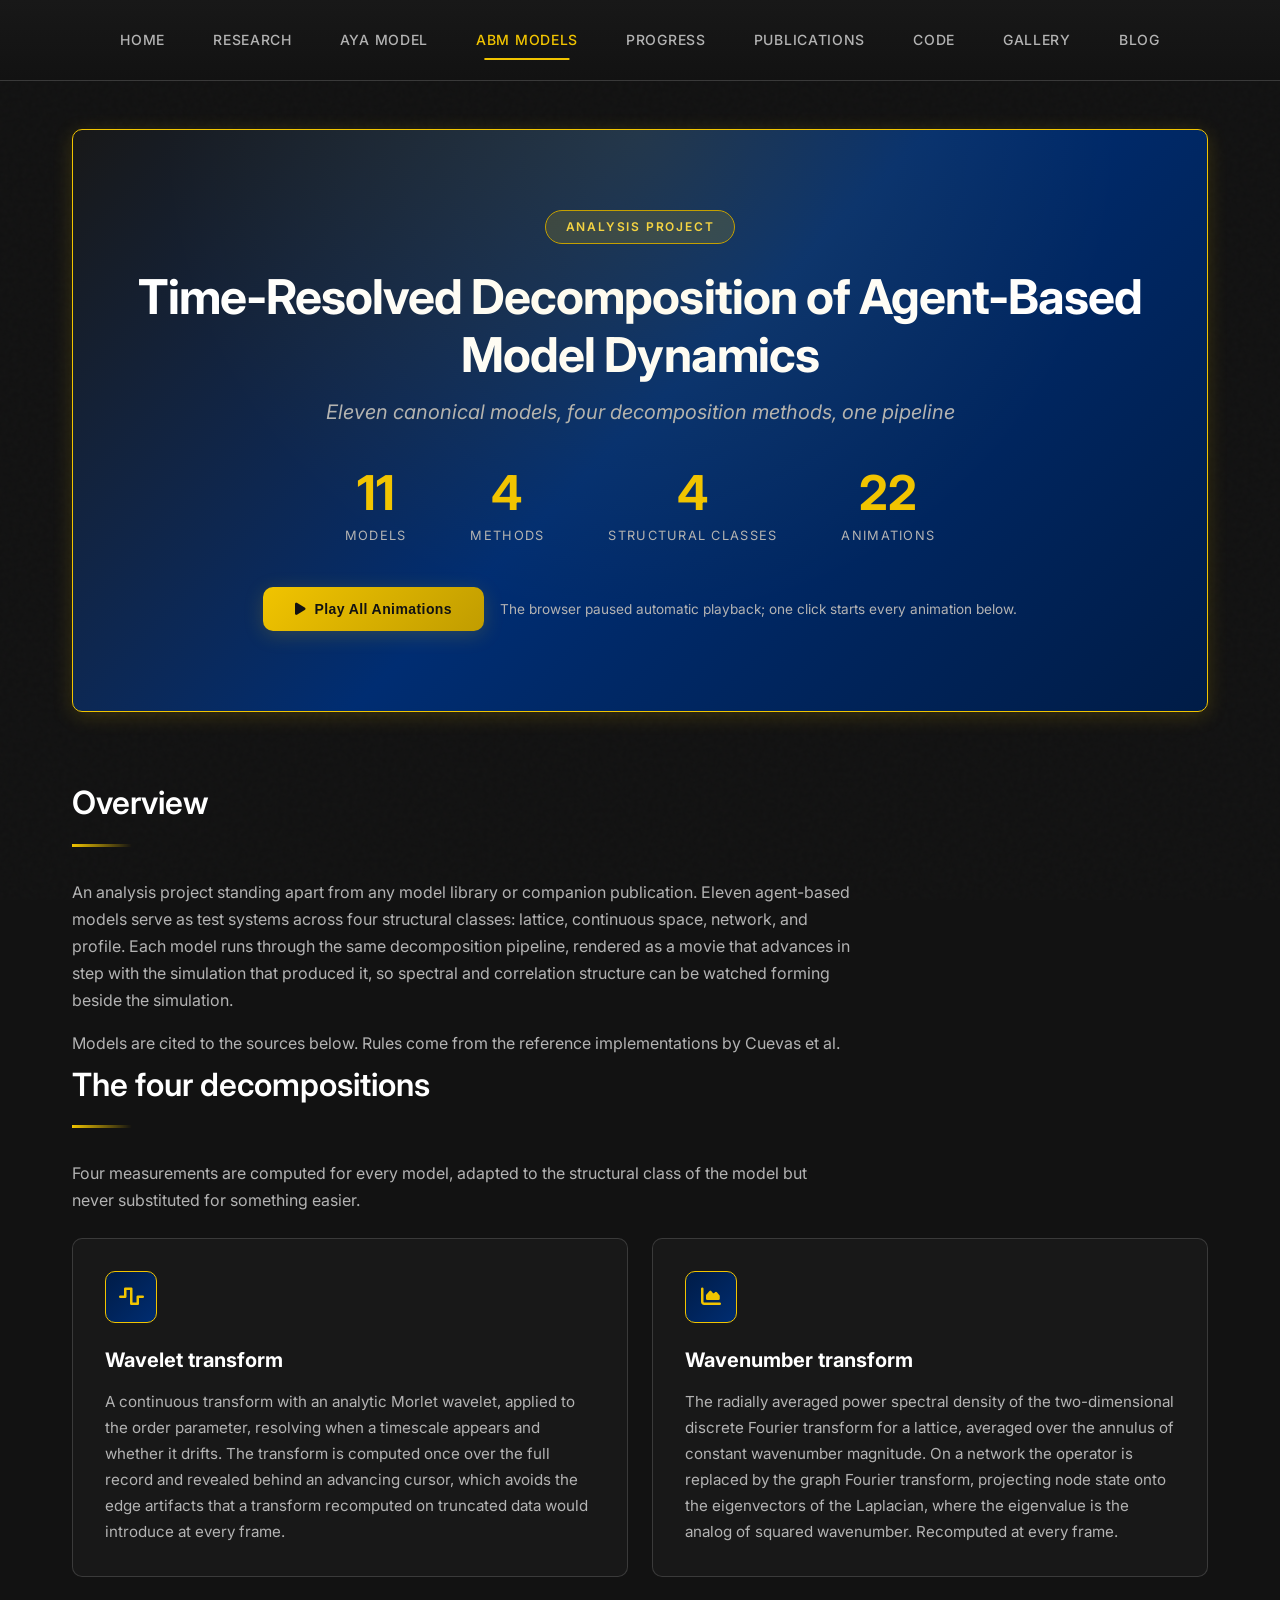
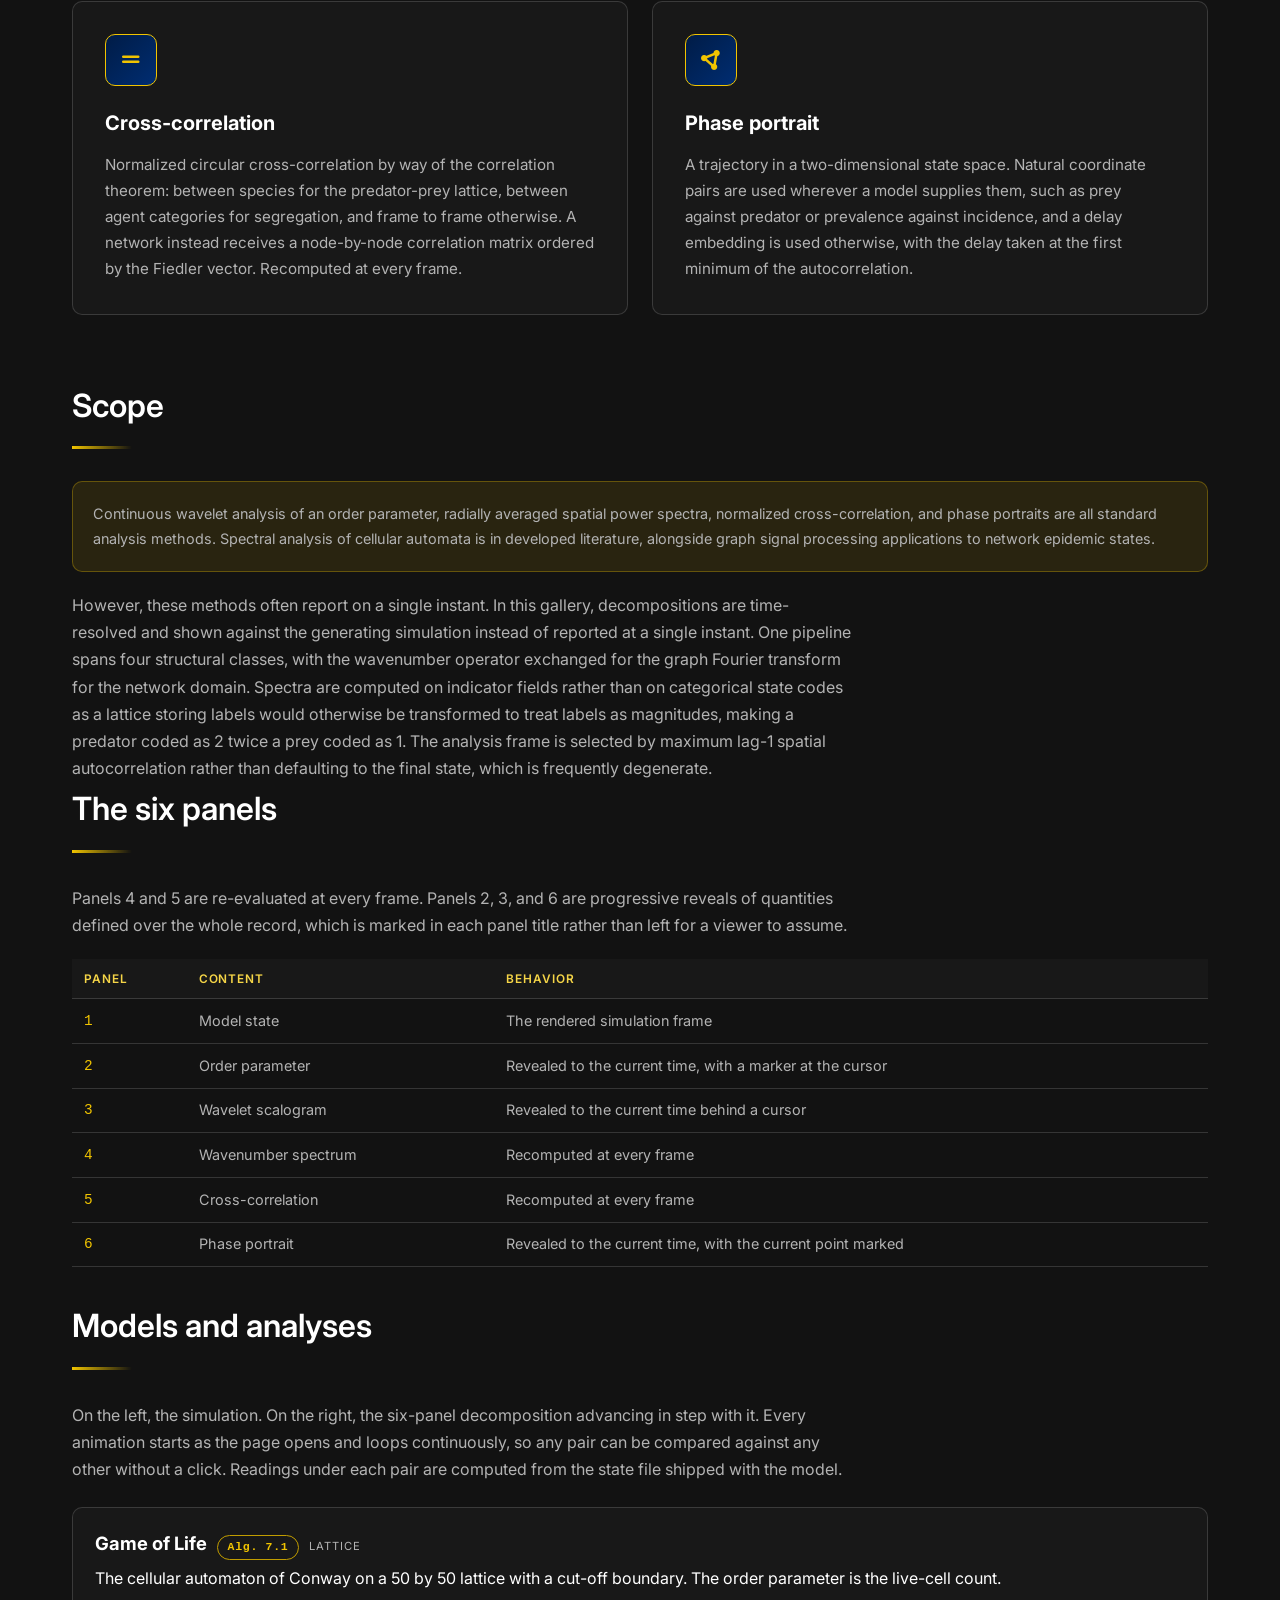
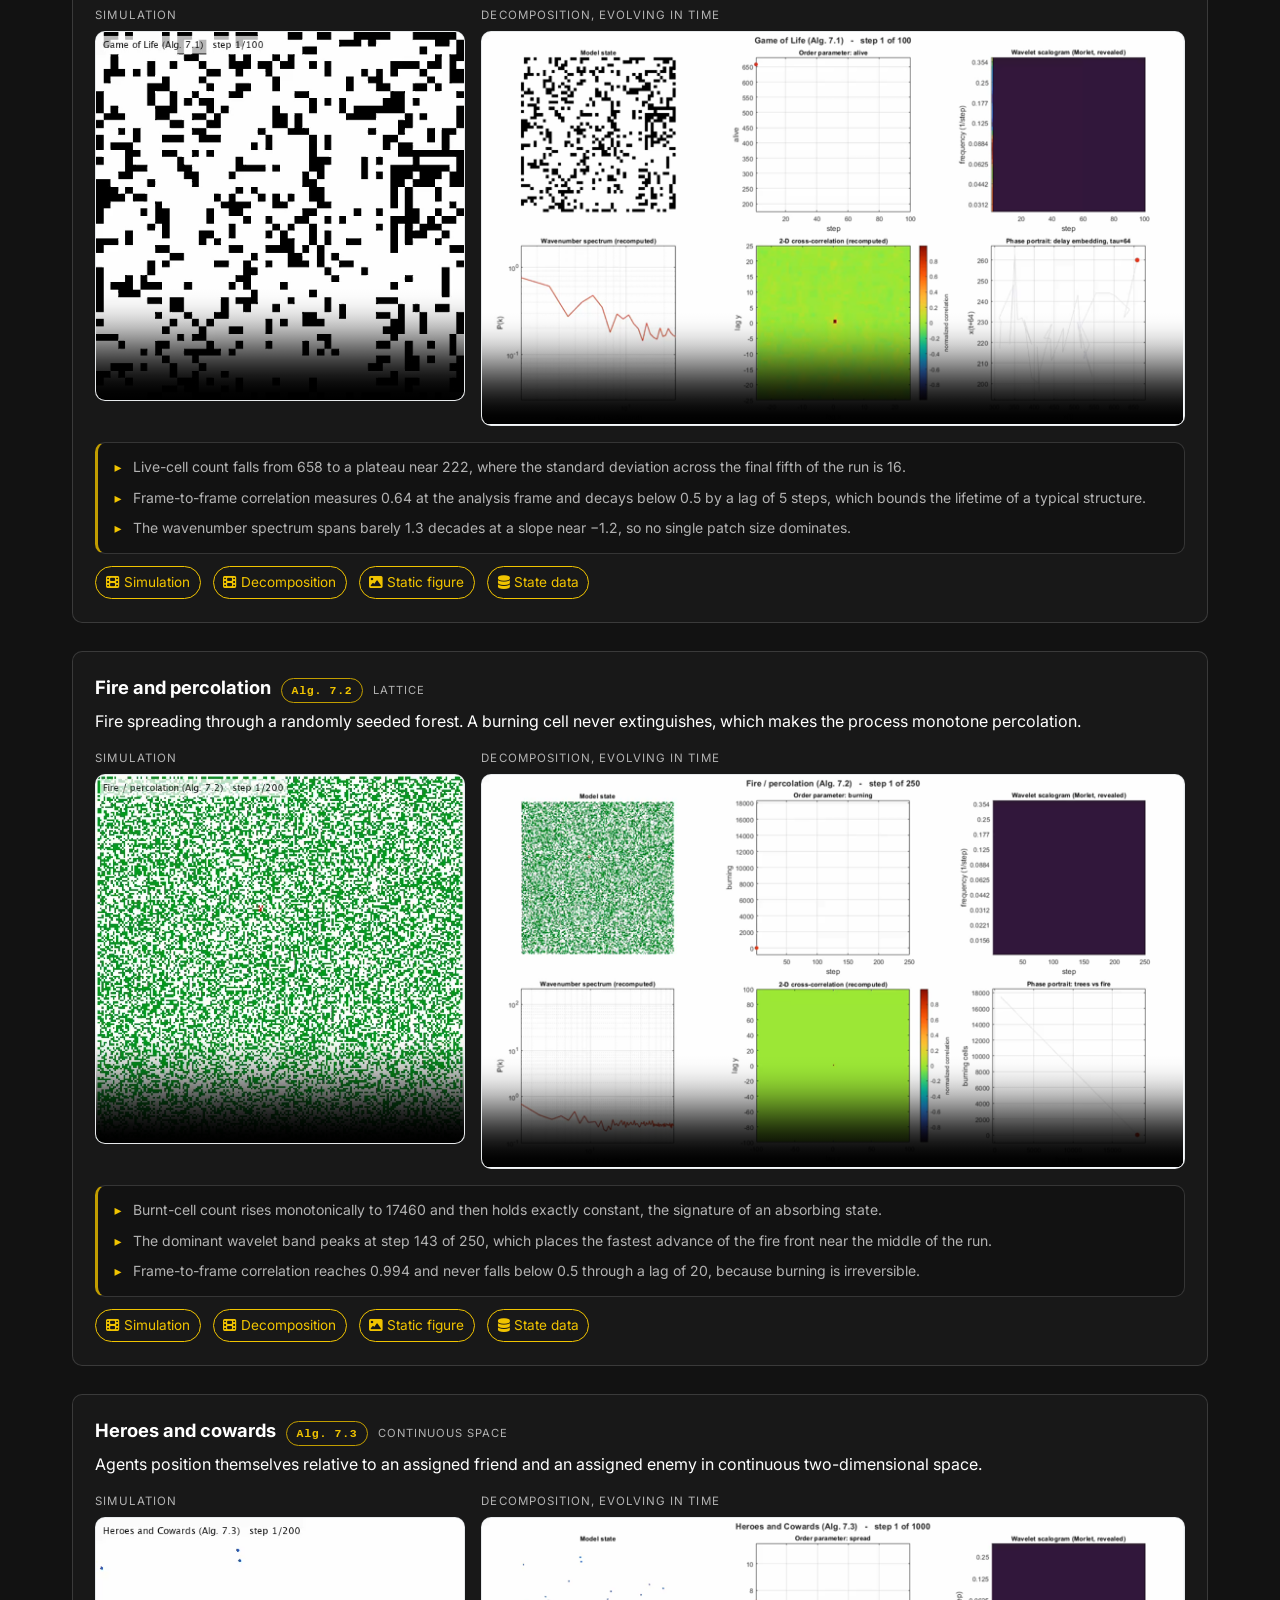
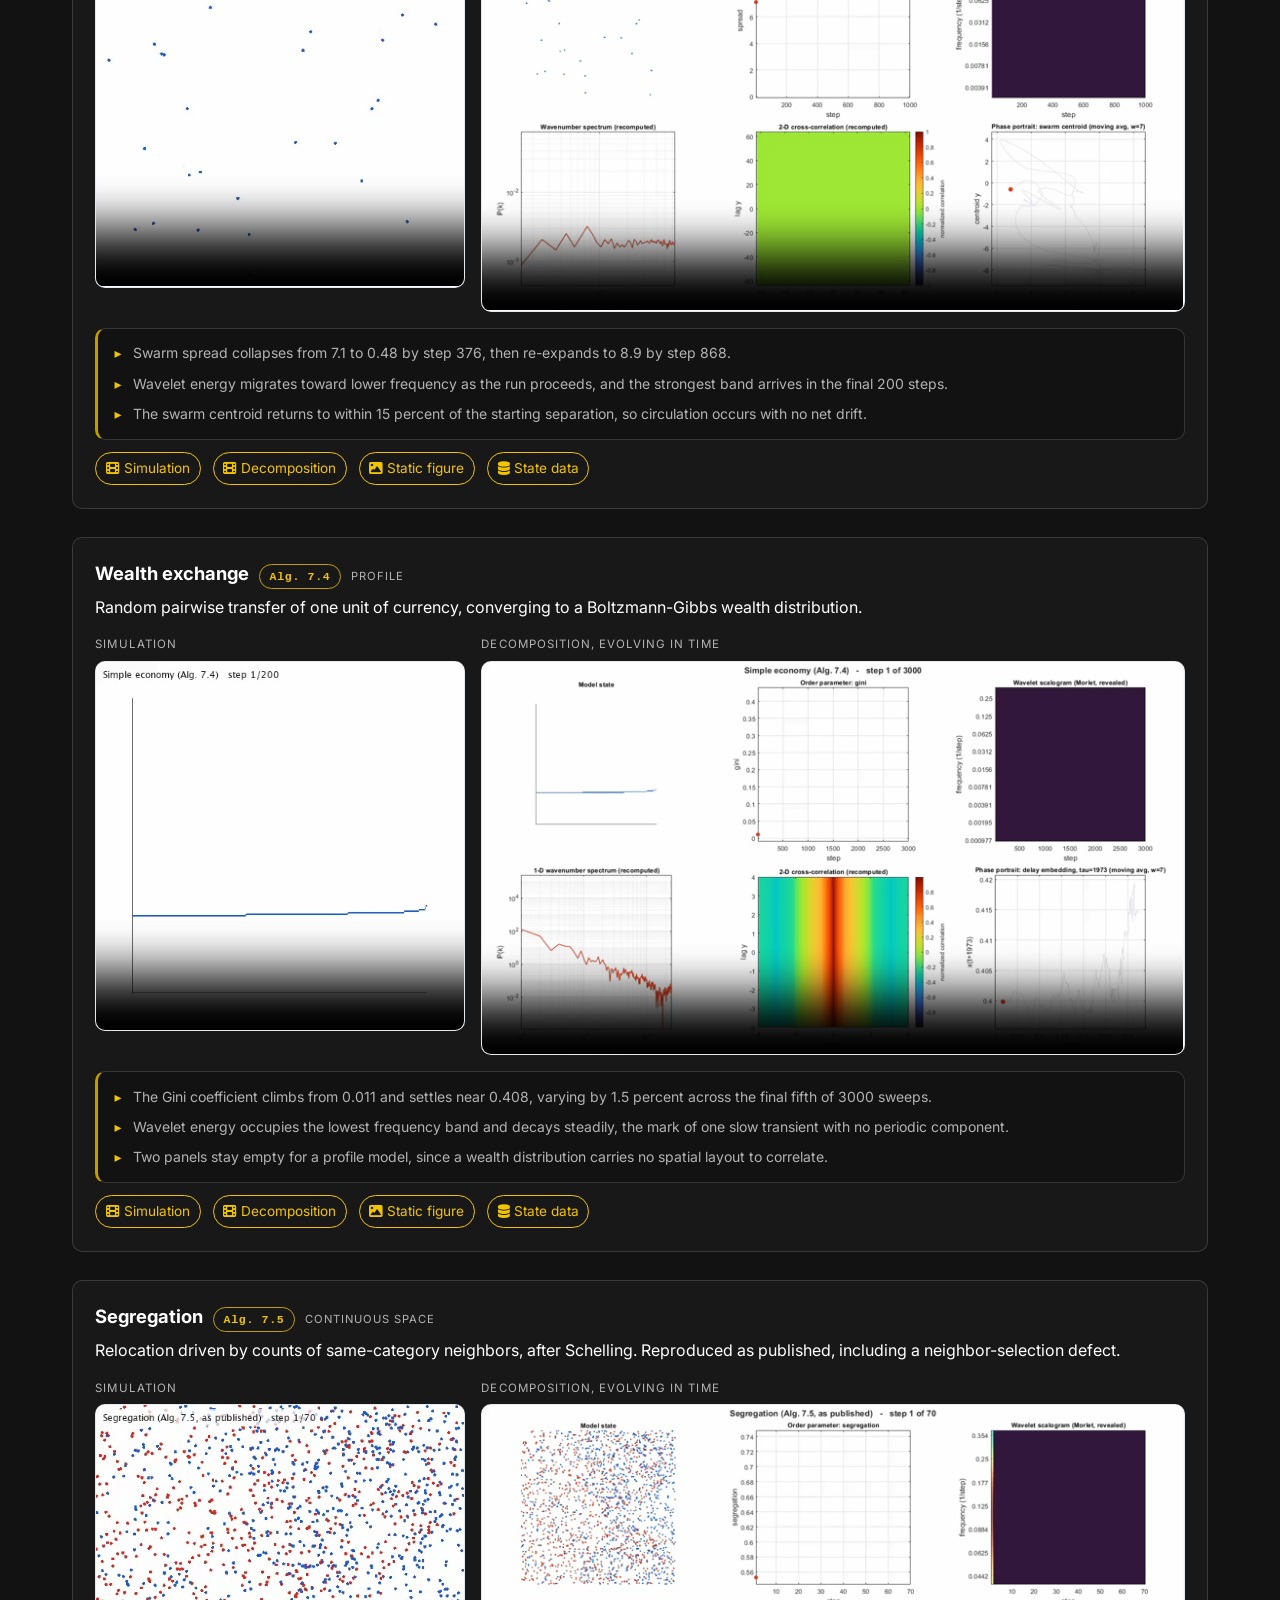
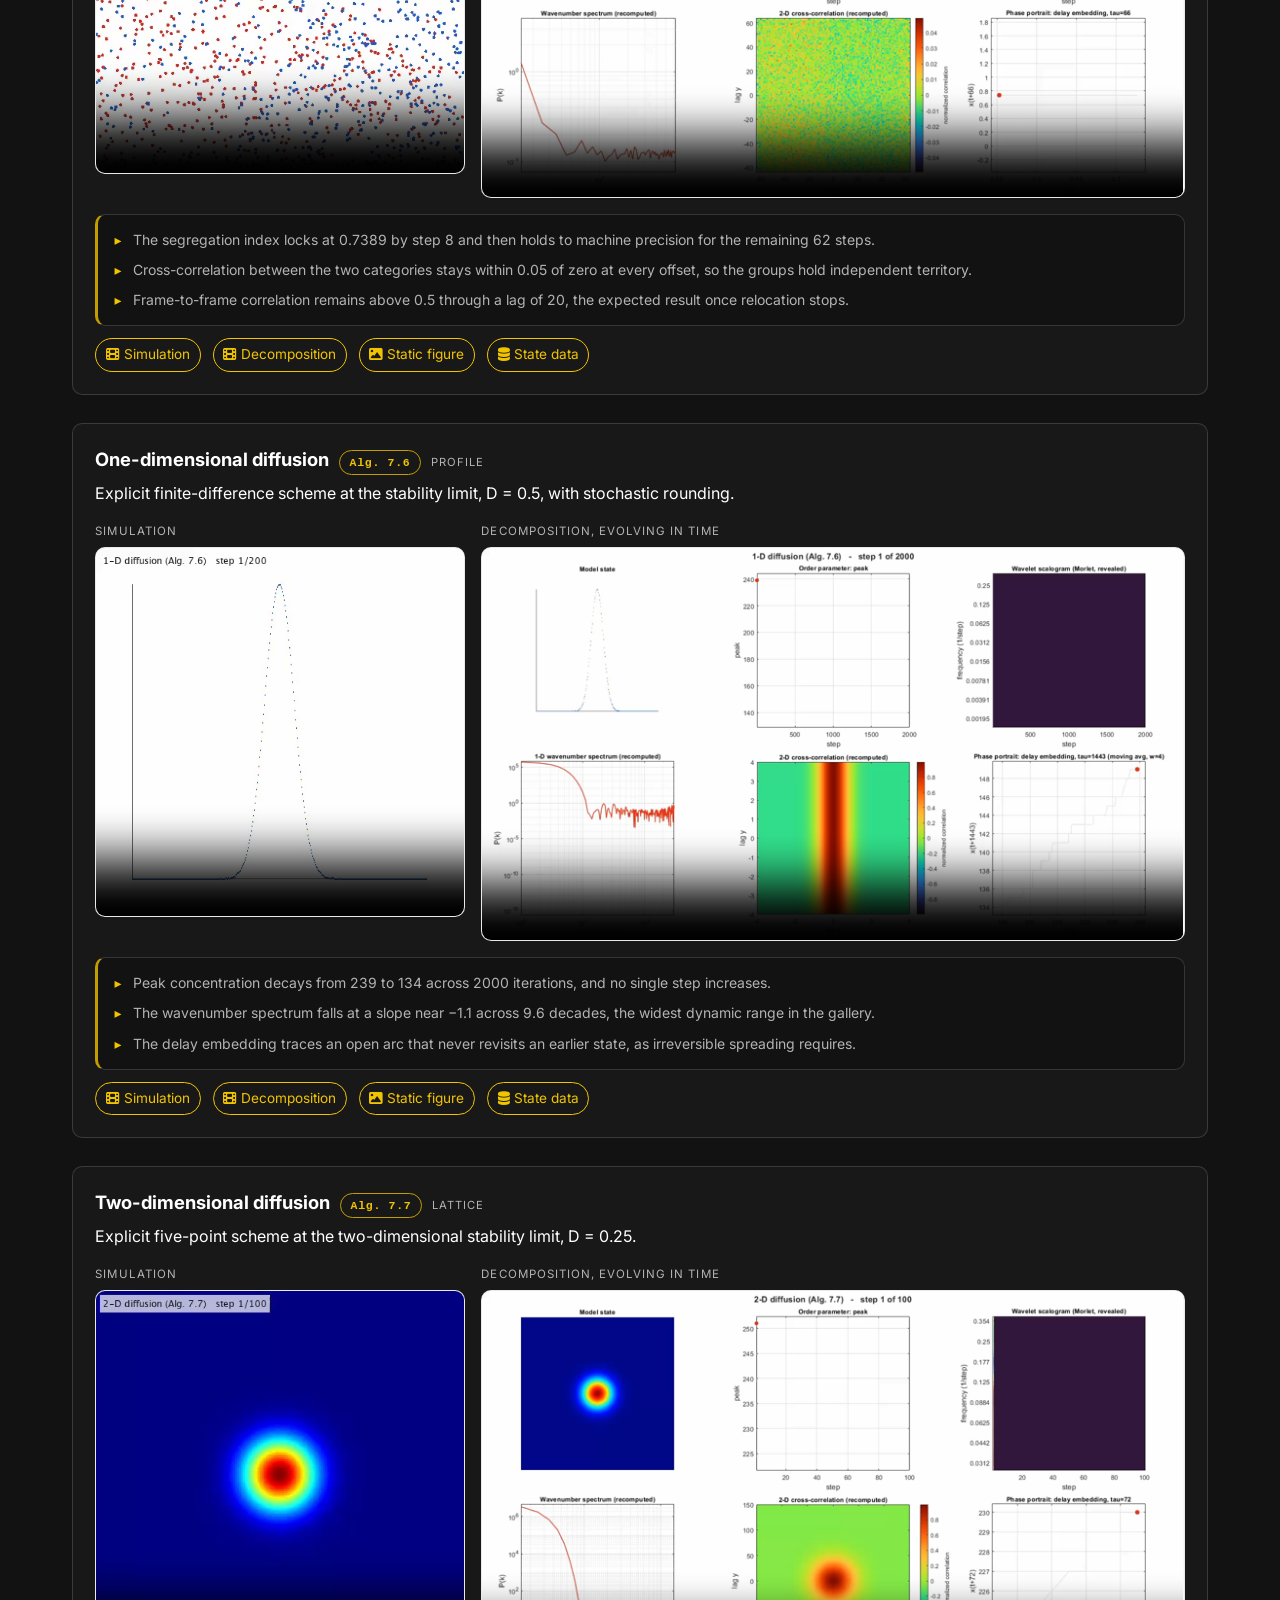
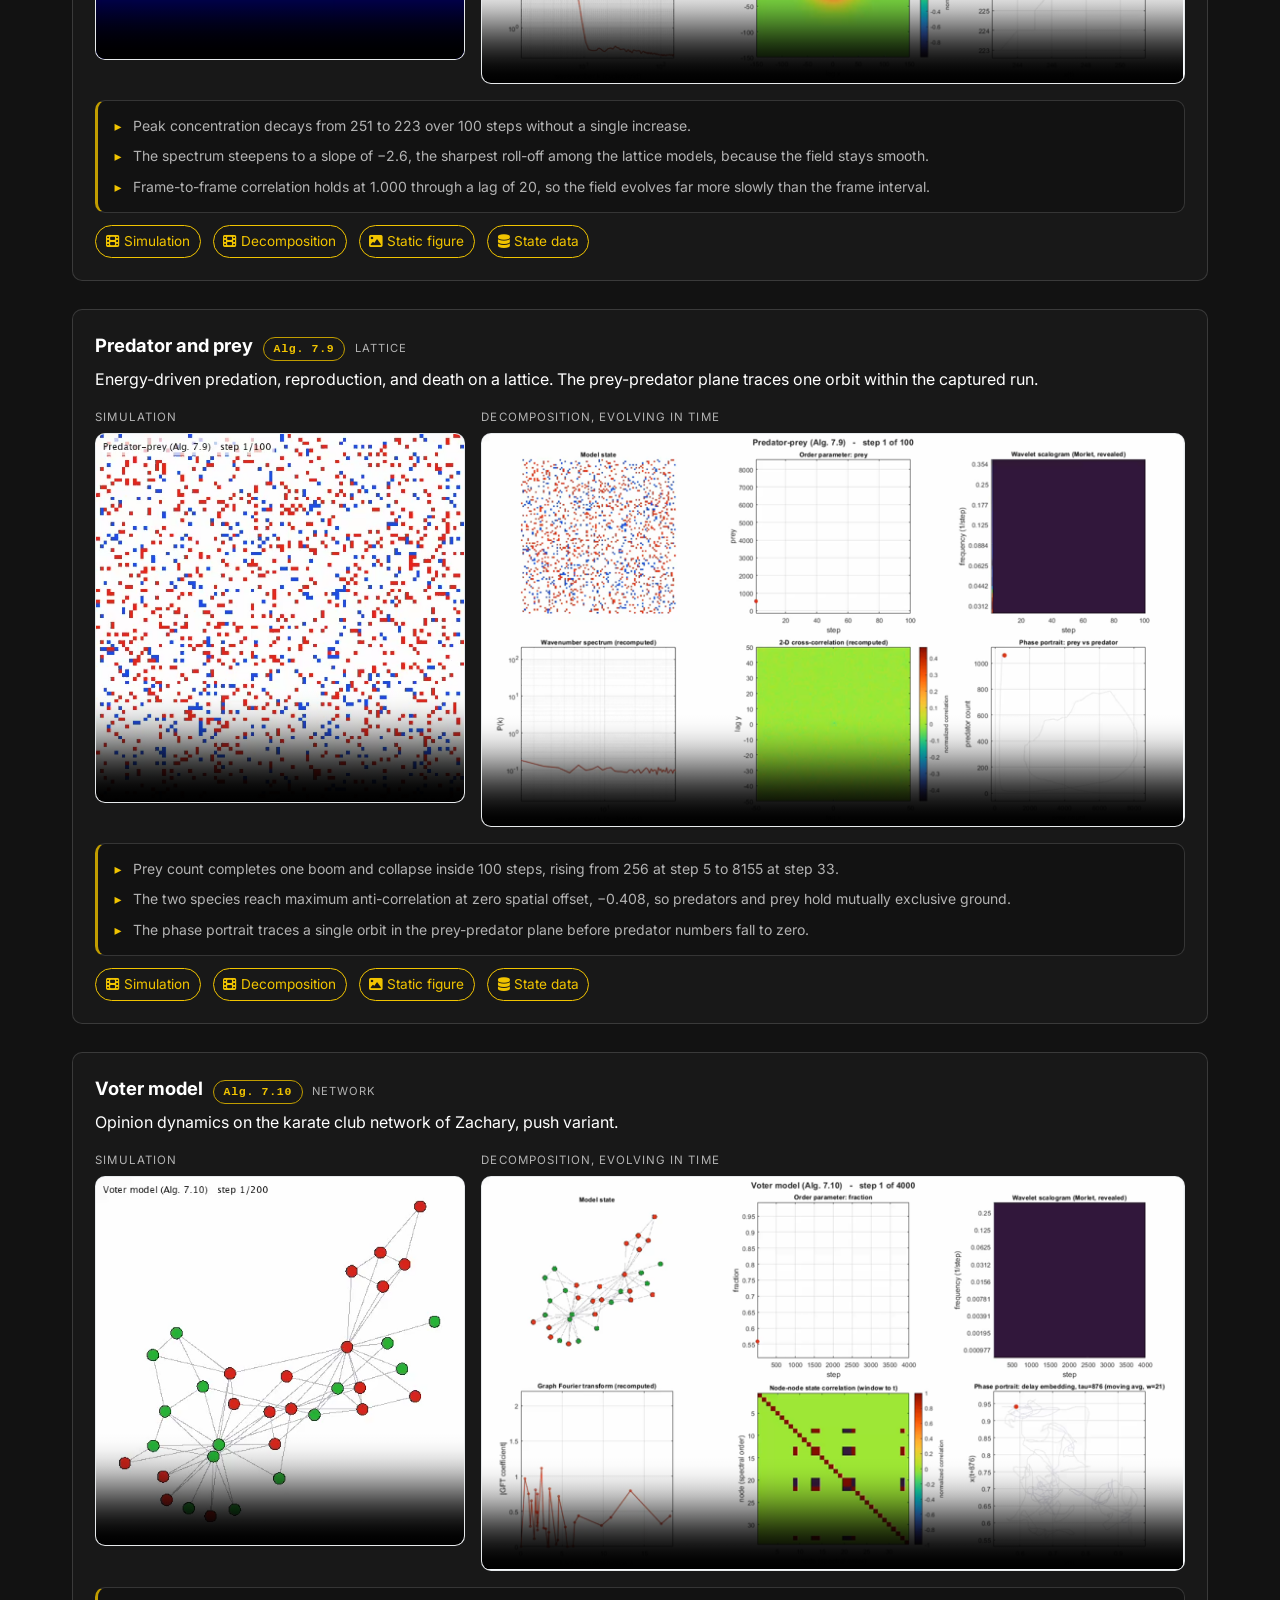
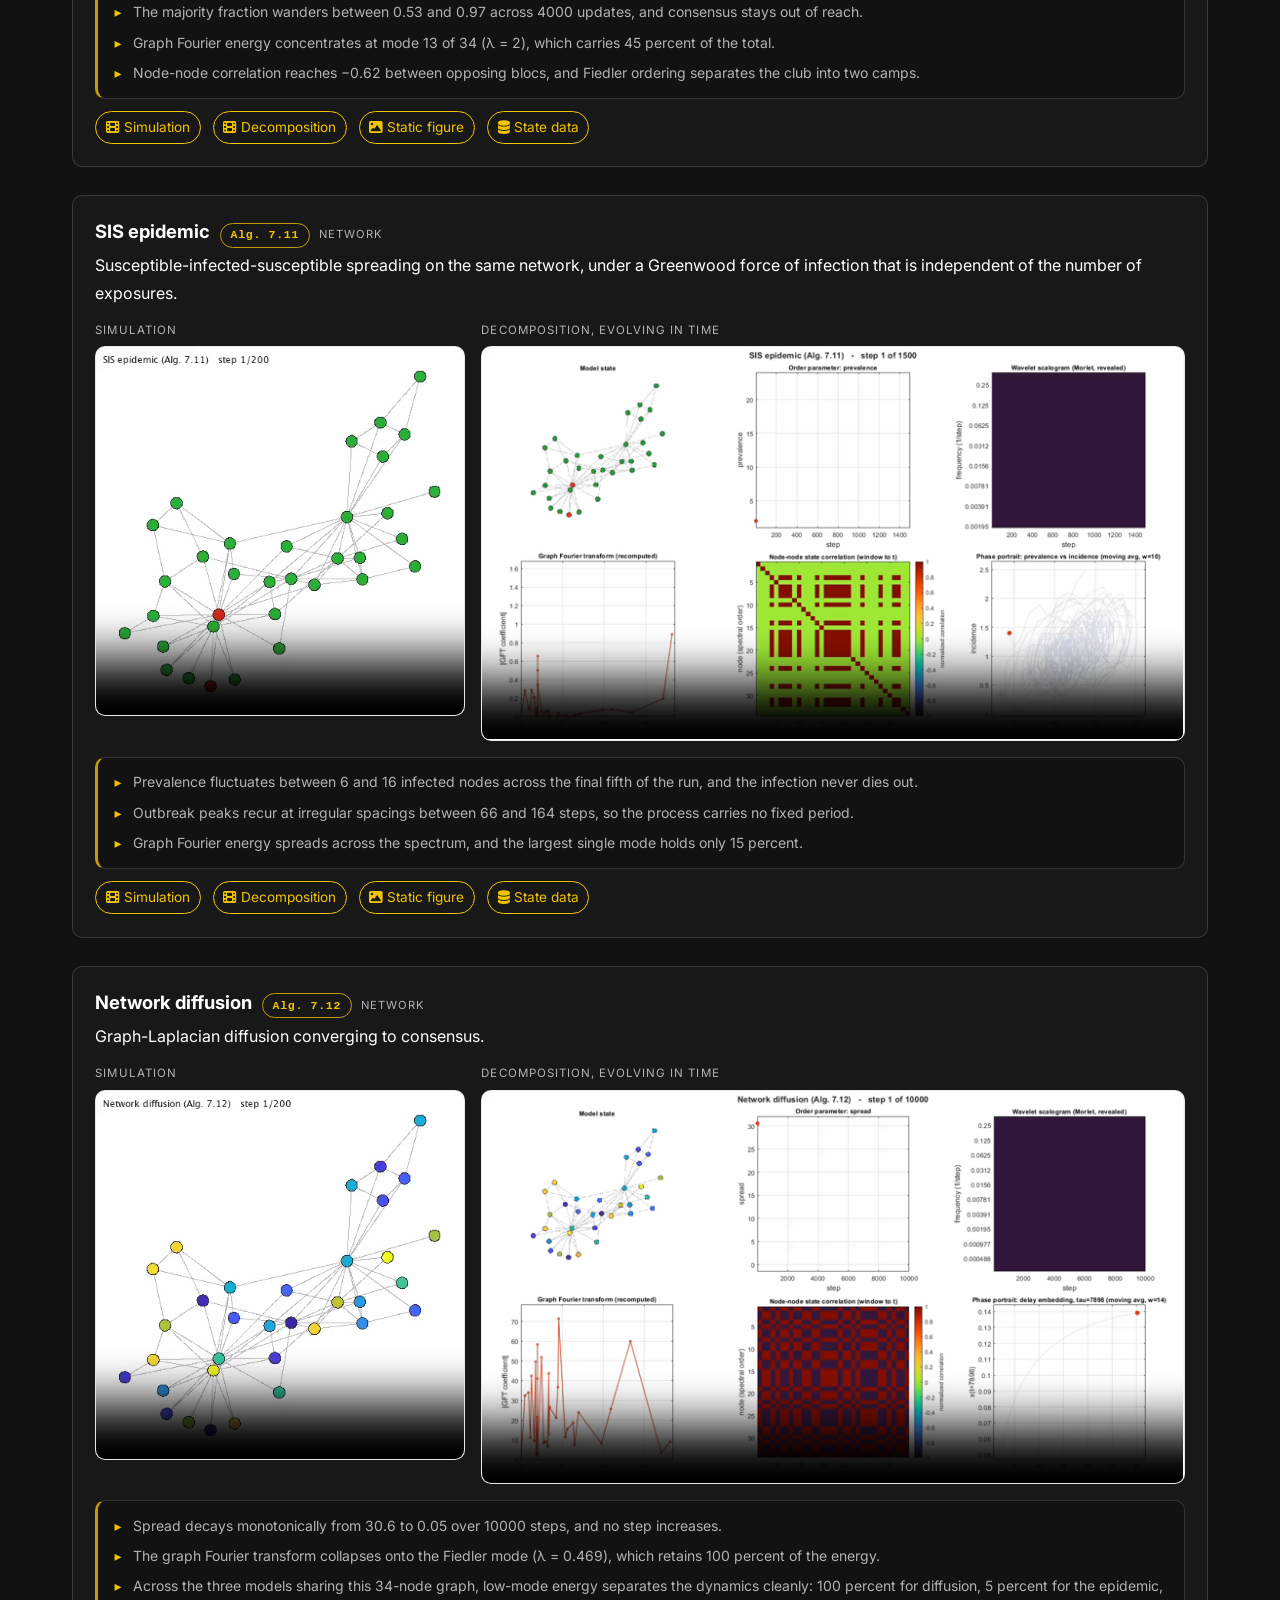
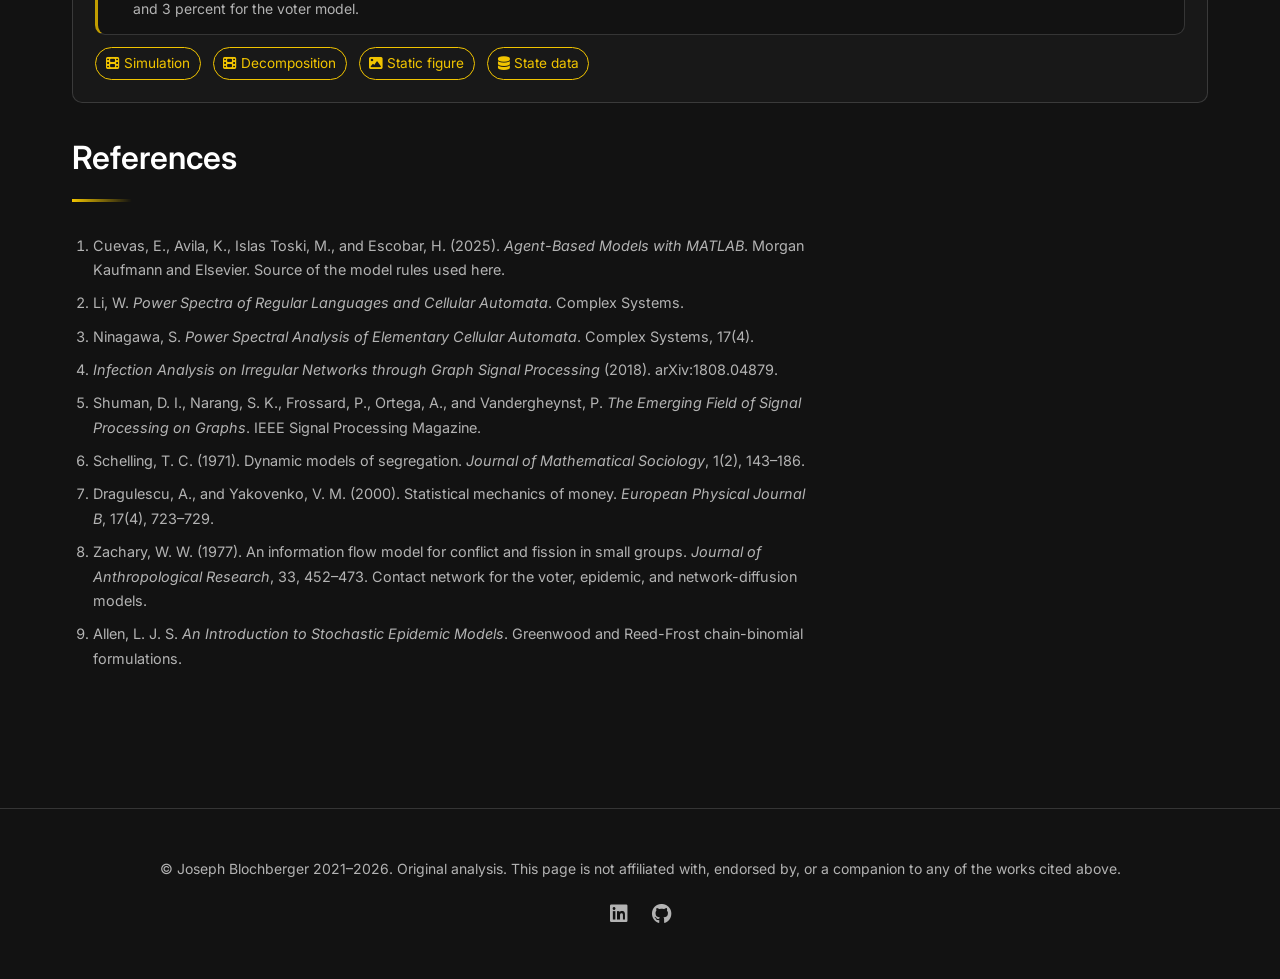
<file: abm-gallery.html>
<!DOCTYPE html>
<html lang="en">
<head>
    <meta charset="UTF-8">
    <meta name="viewport" content="width=device-width, initial-scale=1.0">
    <title>ABM Decompositions | Joe Blochberger</title>
    <meta name="description" content="Eleven canonical agent-based models analyzed with four signal and systems decomposition methods, rendered as animation synchronized with the simulation that produced them.">
    <link rel="shortcut icon" href="favicon.ico">
    <link rel="stylesheet" href="assets/css/research-styles.css">
    <link rel="stylesheet" href="https://cdnjs.cloudflare.com/ajax/libs/font-awesome/6.4.0/css/all.min.css">
</head>
<body>
    <nav class="research-nav">
        <a href="index.html">Home</a>
        <a href="research.html">Research</a>
        <a href="aya-hrqol-model.html">AYA Model</a>
        <a href="abm-gallery.html" class="active">ABM Models</a>
        <a href="dissertation-progress.html">Progress</a>
        <a href="publications.html">Publications</a>
        <a href="code.html">Code</a>
        <a href="gallery.html">Gallery</a>
        <a href="blog.html">Blog</a>
    </nav>

    <main class="research-main">

        <!-- HERO -->
        <section class="research-hero">
            <div class="hero-content">
                <span class="research-badge">Analysis Project</span>
                <h1>Time-Resolved Decomposition of Agent-Based Model Dynamics</h1>
                <p class="subtitle">Eleven canonical models, four decomposition methods, one pipeline</p>
                <div class="hero-stats">
                    <div class="stat"><span class="stat-number">11</span><span class="stat-label">Models</span></div>
                    <div class="stat"><span class="stat-number">4</span><span class="stat-label">Methods</span></div>
                    <div class="stat"><span class="stat-number">4</span><span class="stat-label">Structural Classes</span></div>
                    <div class="stat"><span class="stat-number">22</span><span class="stat-label">Animations</span></div>
                </div>
                <div id="abm-play-fallback" class="hero-buttons" style="display: none; margin-top: 1.5rem;">
                    <button type="button" id="abm-play-all" class="btn btn-primary">
                        <i class="fas fa-play"></i> Play All Animations
                    </button>
                    <span style="align-self: center; color: var(--text-secondary); font-size: 0.85rem;">
                        The browser paused automatic playback; one click starts every animation below.
                    </span>
                </div>
            </div>
        </section>

        <!-- OVERVIEW -->
        <section>
            <h2>Overview</h2>
            <p style="color: var(--text-secondary); max-width: 78ch;">
                An analysis project standing apart from any model library or companion publication. Eleven
                agent-based models serve as test systems across four structural classes: lattice,
                continuous space, network, and profile. Each model runs through the same decomposition
                pipeline, rendered as a movie that advances in step with the simulation that produced
                it, so spectral and correlation structure can be watched forming beside the
                simulation.
            </p>
            <p style="color: var(--text-secondary); max-width: 78ch; margin-top: 1rem;">
                Models are cited to the sources below. Rules come from the reference implementations
                by Cuevas et al.
            </p>
        </section>

        <!-- METHODS -->
        <section>
            <h2>The four decompositions</h2>
            <p style="color: var(--text-secondary); margin-bottom: 1.5rem; max-width: 78ch;">
                Four measurements are computed for every model, adapted to the structural class of
                the model but never substituted for something easier.
            </p>
            <div class="overview-grid grid-2x2">
                <div class="overview-card">
                    <div class="card-icon"><i class="fas fa-wave-square"></i></div>
                    <h3>Wavelet transform</h3>
                    <p>A continuous transform with an analytic Morlet wavelet, applied to the order parameter, resolving when a timescale appears and whether it drifts. The transform is computed once over the full record and revealed behind an advancing cursor, which avoids the edge artifacts that a transform recomputed on truncated data would introduce at every frame.</p>
                </div>
                <div class="overview-card">
                    <div class="card-icon"><i class="fas fa-chart-area"></i></div>
                    <h3>Wavenumber transform</h3>
                    <p>The radially averaged power spectral density of the two-dimensional discrete Fourier transform for a lattice, averaged over the annulus of constant wavenumber magnitude. On a network the operator is replaced by the graph Fourier transform, projecting node state onto the eigenvectors of the Laplacian, where the eigenvalue is the analog of squared wavenumber. Recomputed at every frame.</p>
                </div>
                <div class="overview-card">
                    <div class="card-icon"><i class="fas fa-grip-lines"></i></div>
                    <h3>Cross-correlation</h3>
                    <p>Normalized circular cross-correlation by way of the correlation theorem: between species for the predator-prey lattice, between agent categories for segregation, and frame to frame otherwise. A network instead receives a node-by-node correlation matrix ordered by the Fiedler vector. Recomputed at every frame.</p>
                </div>
                <div class="overview-card">
                    <div class="card-icon"><i class="fas fa-circle-nodes"></i></div>
                    <h3>Phase portrait</h3>
                    <p>A trajectory in a two-dimensional state space. Natural coordinate pairs are used wherever a model supplies them, such as prey against predator or prevalence against incidence, and a delay embedding is used otherwise, with the delay taken at the first minimum of the autocorrelation.</p>
                </div>
            </div>
        </section>

        <!-- SCOPE -->
        <section>
            <h2>Scope</h2>
            <p class="findings-caveat">
                Continuous wavelet analysis of an order parameter, radially averaged spatial power
                spectra, normalized cross-correlation, and phase portraits are all standard analysis
                methods. Spectral analysis of cellular automata is in developed literature, alongside
                graph signal processing applications to network epidemic states.
            </p>
            <p style="color: var(--text-secondary); max-width: 78ch; margin-top: 1.25rem;">
                However, these methods often report on a single instant. In this gallery, decompositions are time-resolved and
                shown against the generating simulation instead of reported at a single instant. One
                pipeline spans four structural classes, with the wavenumber operator exchanged for the
                graph Fourier transform for the network domain. Spectra are computed on indicator
                fields rather than on categorical state codes as a lattice storing labels would
                otherwise be transformed to treat labels as magnitudes, making a predator coded
                as 2 twice a prey coded as 1. The analysis frame is selected by maximum lag-1 spatial
                autocorrelation rather than defaulting to the final state, which is frequently degenerate.
            </p>
        </section>

        <!-- PANELS -->
        <section>
            <h2>The six panels</h2>
            <p style="color: var(--text-secondary); margin-bottom: 1.25rem; max-width: 78ch;">
                Panels 4 and 5 are re-evaluated at every frame. Panels 2, 3, and 6 are
                progressive reveals of quantities defined over the whole record, which is marked in each
                panel title rather than left for a viewer to assume.
            </p>
            <div class="tablewrap">
            <table class="abm-table">
                <thead><tr><th>Panel</th><th>Content</th><th>Behavior</th></tr></thead>
                <tbody>
                    <tr><td>1</td><td>Model state</td><td>The rendered simulation frame</td></tr>
                    <tr><td>2</td><td>Order parameter</td><td>Revealed to the current time, with a marker at the cursor</td></tr>
                    <tr><td>3</td><td>Wavelet scalogram</td><td>Revealed to the current time behind a cursor</td></tr>
                    <tr><td>4</td><td>Wavenumber spectrum</td><td>Recomputed at every frame</td></tr>
                    <tr><td>5</td><td>Cross-correlation</td><td>Recomputed at every frame</td></tr>
                    <tr><td>6</td><td>Phase portrait</td><td>Revealed to the current time, with the current point marked</td></tr>
                </tbody>
            </table>
            </div>
        </section>

        <!-- MODELS -->
        <section>
            <h2>Models and analyses</h2>
            <p style="color: var(--text-secondary); margin-bottom: 1.5rem; max-width: 78ch;">
                On the left, the simulation. On the right, the six-panel decomposition advancing in step
                with it. Every animation starts as the page opens and loops continuously, so any pair
                can be compared against any other without a click. Readings under each pair are computed
                from the state file shipped with the model.
            </p>
            <article class="abm-model" id="gameoflife">
                <header class="abm-model-head">
                    <h3>Game of Life</h3>
                    <span class="project-year">Alg. 7.1</span>
                    <span class="project-venue">Lattice</span>
                </header>
                <p class="blurb">The cellular automaton of Conway on a 50 by 50 lattice with a cut-off boundary. The order parameter is the live-cell count.</p>
                <div class="abm-pair">
                    <div class="abm-pane">
                        <span class="abm-pane-label">Simulation</span>
                        <video autoplay loop muted playsinline preload="auto"
                               poster="assets/abm/poster/gameoflife.png"
                               src="assets/abm/mp4/gameoflife.mp4"
                               aria-label="Game of Life simulation"></video>
                    </div>
                    <div class="abm-pane">
                        <span class="abm-pane-label">Decomposition, evolving in time</span>
                        <video autoplay loop muted playsinline preload="auto"
                               poster="assets/abm/poster/gameoflife_decomposition.png"
                               src="assets/abm/mp4/gameoflife_decomposition.mp4"
                               aria-label="Game of Life decomposition"></video>
                    </div>
                </div>
                <ul class="abm-takeaways">
                    <li>Live-cell count falls from 658 to a plateau near 222, where the standard deviation across the final fifth of the run is 16.</li>
                    <li>Frame-to-frame correlation measures 0.64 at the analysis frame and decays below 0.5 by a lag of 5 steps, which bounds the lifetime of a typical structure.</li>
                    <li>The wavenumber spectrum spans barely 1.3 decades at a slope near &minus;1.2, so no single patch size dominates.</li>
                </ul>
                <div class="project-links">
                    <a href="assets/abm/mp4/gameoflife.mp4" download><i class="fas fa-film"></i> Simulation</a>
                    <a href="assets/abm/mp4/gameoflife_decomposition.mp4" download><i class="fas fa-film"></i> Decomposition</a>
                    <a href="assets/abm/analysis/gameoflife_decomposition.png" target="_blank"><i class="fas fa-image"></i> Static figure</a>
                    <a href="assets/abm/data/gameoflife_state.mat" download><i class="fas fa-database"></i> State data</a>
                </div>
            </article>
            <article class="abm-model" id="wildfire">
                <header class="abm-model-head">
                    <h3>Fire and percolation</h3>
                    <span class="project-year">Alg. 7.2</span>
                    <span class="project-venue">Lattice</span>
                </header>
                <p class="blurb">Fire spreading through a randomly seeded forest. A burning cell never extinguishes, which makes the process monotone percolation.</p>
                <div class="abm-pair">
                    <div class="abm-pane">
                        <span class="abm-pane-label">Simulation</span>
                        <video autoplay loop muted playsinline preload="auto"
                               poster="assets/abm/poster/wildfire.png"
                               src="assets/abm/mp4/wildfire.mp4"
                               aria-label="Fire and percolation simulation"></video>
                    </div>
                    <div class="abm-pane">
                        <span class="abm-pane-label">Decomposition, evolving in time</span>
                        <video autoplay loop muted playsinline preload="auto"
                               poster="assets/abm/poster/wildfire_decomposition.png"
                               src="assets/abm/mp4/wildfire_decomposition.mp4"
                               aria-label="Fire and percolation decomposition"></video>
                    </div>
                </div>
                <ul class="abm-takeaways">
                    <li>Burnt-cell count rises monotonically to 17460 and then holds exactly constant, the signature of an absorbing state.</li>
                    <li>The dominant wavelet band peaks at step 143 of 250, which places the fastest advance of the fire front near the middle of the run.</li>
                    <li>Frame-to-frame correlation reaches 0.994 and never falls below 0.5 through a lag of 20, because burning is irreversible.</li>
                </ul>
                <div class="project-links">
                    <a href="assets/abm/mp4/wildfire.mp4" download><i class="fas fa-film"></i> Simulation</a>
                    <a href="assets/abm/mp4/wildfire_decomposition.mp4" download><i class="fas fa-film"></i> Decomposition</a>
                    <a href="assets/abm/analysis/wildfire_decomposition.png" target="_blank"><i class="fas fa-image"></i> Static figure</a>
                    <a href="assets/abm/data/wildfire_state.mat" download><i class="fas fa-database"></i> State data</a>
                </div>
            </article>
            <article class="abm-model" id="heroescowards">
                <header class="abm-model-head">
                    <h3>Heroes and cowards</h3>
                    <span class="project-year">Alg. 7.3</span>
                    <span class="project-venue">Continuous space</span>
                </header>
                <p class="blurb">Agents position themselves relative to an assigned friend and an assigned enemy in continuous two-dimensional space.</p>
                <div class="abm-pair">
                    <div class="abm-pane">
                        <span class="abm-pane-label">Simulation</span>
                        <video autoplay loop muted playsinline preload="auto"
                               poster="assets/abm/poster/heroescowards.png"
                               src="assets/abm/mp4/heroescowards.mp4"
                               aria-label="Heroes and cowards simulation"></video>
                    </div>
                    <div class="abm-pane">
                        <span class="abm-pane-label">Decomposition, evolving in time</span>
                        <video autoplay loop muted playsinline preload="auto"
                               poster="assets/abm/poster/heroescowards_decomposition.png"
                               src="assets/abm/mp4/heroescowards_decomposition.mp4"
                               aria-label="Heroes and cowards decomposition"></video>
                    </div>
                </div>
                <ul class="abm-takeaways">
                    <li>Swarm spread collapses from 7.1 to 0.48 by step 376, then re-expands to 8.9 by step 868.</li>
                    <li>Wavelet energy migrates toward lower frequency as the run proceeds, and the strongest band arrives in the final 200 steps.</li>
                    <li>The swarm centroid returns to within 15 percent of the starting separation, so circulation occurs with no net drift.</li>
                </ul>
                <div class="project-links">
                    <a href="assets/abm/mp4/heroescowards.mp4" download><i class="fas fa-film"></i> Simulation</a>
                    <a href="assets/abm/mp4/heroescowards_decomposition.mp4" download><i class="fas fa-film"></i> Decomposition</a>
                    <a href="assets/abm/analysis/heroescowards_decomposition.png" target="_blank"><i class="fas fa-image"></i> Static figure</a>
                    <a href="assets/abm/data/heroescowards_state.mat" download><i class="fas fa-database"></i> State data</a>
                </div>
            </article>
            <article class="abm-model" id="economy">
                <header class="abm-model-head">
                    <h3>Wealth exchange</h3>
                    <span class="project-year">Alg. 7.4</span>
                    <span class="project-venue">Profile</span>
                </header>
                <p class="blurb">Random pairwise transfer of one unit of currency, converging to a Boltzmann-Gibbs wealth distribution.</p>
                <div class="abm-pair">
                    <div class="abm-pane">
                        <span class="abm-pane-label">Simulation</span>
                        <video autoplay loop muted playsinline preload="auto"
                               poster="assets/abm/poster/economy.png"
                               src="assets/abm/mp4/economy.mp4"
                               aria-label="Wealth exchange simulation"></video>
                    </div>
                    <div class="abm-pane">
                        <span class="abm-pane-label">Decomposition, evolving in time</span>
                        <video autoplay loop muted playsinline preload="auto"
                               poster="assets/abm/poster/economy_decomposition.png"
                               src="assets/abm/mp4/economy_decomposition.mp4"
                               aria-label="Wealth exchange decomposition"></video>
                    </div>
                </div>
                <ul class="abm-takeaways">
                    <li>The Gini coefficient climbs from 0.011 and settles near 0.408, varying by 1.5 percent across the final fifth of 3000 sweeps.</li>
                    <li>Wavelet energy occupies the lowest frequency band and decays steadily, the mark of one slow transient with no periodic component.</li>
                    <li>Two panels stay empty for a profile model, since a wealth distribution carries no spatial layout to correlate.</li>
                </ul>
                <div class="project-links">
                    <a href="assets/abm/mp4/economy.mp4" download><i class="fas fa-film"></i> Simulation</a>
                    <a href="assets/abm/mp4/economy_decomposition.mp4" download><i class="fas fa-film"></i> Decomposition</a>
                    <a href="assets/abm/analysis/economy_decomposition.png" target="_blank"><i class="fas fa-image"></i> Static figure</a>
                    <a href="assets/abm/data/economy_state.mat" download><i class="fas fa-database"></i> State data</a>
                </div>
            </article>
            <article class="abm-model" id="segregation">
                <header class="abm-model-head">
                    <h3>Segregation</h3>
                    <span class="project-year">Alg. 7.5</span>
                    <span class="project-venue">Continuous space</span>
                </header>
                <p class="blurb">Relocation driven by counts of same-category neighbors, after Schelling. Reproduced as published, including a neighbor-selection defect.</p>
                <div class="abm-pair">
                    <div class="abm-pane">
                        <span class="abm-pane-label">Simulation</span>
                        <video autoplay loop muted playsinline preload="auto"
                               poster="assets/abm/poster/segregation.png"
                               src="assets/abm/mp4/segregation.mp4"
                               aria-label="Segregation simulation"></video>
                    </div>
                    <div class="abm-pane">
                        <span class="abm-pane-label">Decomposition, evolving in time</span>
                        <video autoplay loop muted playsinline preload="auto"
                               poster="assets/abm/poster/segregation_decomposition.png"
                               src="assets/abm/mp4/segregation_decomposition.mp4"
                               aria-label="Segregation decomposition"></video>
                    </div>
                </div>
                <ul class="abm-takeaways">
                    <li>The segregation index locks at 0.7389 by step 8 and then holds to machine precision for the remaining 62 steps.</li>
                    <li>Cross-correlation between the two categories stays within 0.05 of zero at every offset, so the groups hold independent territory.</li>
                    <li>Frame-to-frame correlation remains above 0.5 through a lag of 20, the expected result once relocation stops.</li>
                </ul>
                <div class="project-links">
                    <a href="assets/abm/mp4/segregation.mp4" download><i class="fas fa-film"></i> Simulation</a>
                    <a href="assets/abm/mp4/segregation_decomposition.mp4" download><i class="fas fa-film"></i> Decomposition</a>
                    <a href="assets/abm/analysis/segregation_decomposition.png" target="_blank"><i class="fas fa-image"></i> Static figure</a>
                    <a href="assets/abm/data/segregation_state.mat" download><i class="fas fa-database"></i> State data</a>
                </div>
            </article>
            <article class="abm-model" id="diffusion1d">
                <header class="abm-model-head">
                    <h3>One-dimensional diffusion</h3>
                    <span class="project-year">Alg. 7.6</span>
                    <span class="project-venue">Profile</span>
                </header>
                <p class="blurb">Explicit finite-difference scheme at the stability limit, D = 0.5, with stochastic rounding.</p>
                <div class="abm-pair">
                    <div class="abm-pane">
                        <span class="abm-pane-label">Simulation</span>
                        <video autoplay loop muted playsinline preload="auto"
                               poster="assets/abm/poster/diffusion1d.png"
                               src="assets/abm/mp4/diffusion1d.mp4"
                               aria-label="One-dimensional diffusion simulation"></video>
                    </div>
                    <div class="abm-pane">
                        <span class="abm-pane-label">Decomposition, evolving in time</span>
                        <video autoplay loop muted playsinline preload="auto"
                               poster="assets/abm/poster/diffusion1d_decomposition.png"
                               src="assets/abm/mp4/diffusion1d_decomposition.mp4"
                               aria-label="One-dimensional diffusion decomposition"></video>
                    </div>
                </div>
                <ul class="abm-takeaways">
                    <li>Peak concentration decays from 239 to 134 across 2000 iterations, and no single step increases.</li>
                    <li>The wavenumber spectrum falls at a slope near &minus;1.1 across 9.6 decades, the widest dynamic range in the gallery.</li>
                    <li>The delay embedding traces an open arc that never revisits an earlier state, as irreversible spreading requires.</li>
                </ul>
                <div class="project-links">
                    <a href="assets/abm/mp4/diffusion1d.mp4" download><i class="fas fa-film"></i> Simulation</a>
                    <a href="assets/abm/mp4/diffusion1d_decomposition.mp4" download><i class="fas fa-film"></i> Decomposition</a>
                    <a href="assets/abm/analysis/diffusion1d_decomposition.png" target="_blank"><i class="fas fa-image"></i> Static figure</a>
                    <a href="assets/abm/data/diffusion1d_state.mat" download><i class="fas fa-database"></i> State data</a>
                </div>
            </article>
            <article class="abm-model" id="diffusion2d">
                <header class="abm-model-head">
                    <h3>Two-dimensional diffusion</h3>
                    <span class="project-year">Alg. 7.7</span>
                    <span class="project-venue">Lattice</span>
                </header>
                <p class="blurb">Explicit five-point scheme at the two-dimensional stability limit, D = 0.25.</p>
                <div class="abm-pair">
                    <div class="abm-pane">
                        <span class="abm-pane-label">Simulation</span>
                        <video autoplay loop muted playsinline preload="auto"
                               poster="assets/abm/poster/diffusion2d.png"
                               src="assets/abm/mp4/diffusion2d.mp4"
                               aria-label="Two-dimensional diffusion simulation"></video>
                    </div>
                    <div class="abm-pane">
                        <span class="abm-pane-label">Decomposition, evolving in time</span>
                        <video autoplay loop muted playsinline preload="auto"
                               poster="assets/abm/poster/diffusion2d_decomposition.png"
                               src="assets/abm/mp4/diffusion2d_decomposition.mp4"
                               aria-label="Two-dimensional diffusion decomposition"></video>
                    </div>
                </div>
                <ul class="abm-takeaways">
                    <li>Peak concentration decays from 251 to 223 over 100 steps without a single increase.</li>
                    <li>The spectrum steepens to a slope of &minus;2.6, the sharpest roll-off among the lattice models, because the field stays smooth.</li>
                    <li>Frame-to-frame correlation holds at 1.000 through a lag of 20, so the field evolves far more slowly than the frame interval.</li>
                </ul>
                <div class="project-links">
                    <a href="assets/abm/mp4/diffusion2d.mp4" download><i class="fas fa-film"></i> Simulation</a>
                    <a href="assets/abm/mp4/diffusion2d_decomposition.mp4" download><i class="fas fa-film"></i> Decomposition</a>
                    <a href="assets/abm/analysis/diffusion2d_decomposition.png" target="_blank"><i class="fas fa-image"></i> Static figure</a>
                    <a href="assets/abm/data/diffusion2d_state.mat" download><i class="fas fa-database"></i> State data</a>
                </div>
            </article>
            <article class="abm-model" id="preypredator">
                <header class="abm-model-head">
                    <h3>Predator and prey</h3>
                    <span class="project-year">Alg. 7.9</span>
                    <span class="project-venue">Lattice</span>
                </header>
                <p class="blurb">Energy-driven predation, reproduction, and death on a lattice. The prey-predator plane traces one orbit within the captured run.</p>
                <div class="abm-pair">
                    <div class="abm-pane">
                        <span class="abm-pane-label">Simulation</span>
                        <video autoplay loop muted playsinline preload="auto"
                               poster="assets/abm/poster/preypredator.png"
                               src="assets/abm/mp4/preypredator.mp4"
                               aria-label="Predator and prey simulation"></video>
                    </div>
                    <div class="abm-pane">
                        <span class="abm-pane-label">Decomposition, evolving in time</span>
                        <video autoplay loop muted playsinline preload="auto"
                               poster="assets/abm/poster/preypredator_decomposition.png"
                               src="assets/abm/mp4/preypredator_decomposition.mp4"
                               aria-label="Predator and prey decomposition"></video>
                    </div>
                </div>
                <ul class="abm-takeaways">
                    <li>Prey count completes one boom and collapse inside 100 steps, rising from 256 at step 5 to 8155 at step 33.</li>
                    <li>The two species reach maximum anti-correlation at zero spatial offset, &minus;0.408, so predators and prey hold mutually exclusive ground.</li>
                    <li>The phase portrait traces a single orbit in the prey-predator plane before predator numbers fall to zero.</li>
                </ul>
                <div class="project-links">
                    <a href="assets/abm/mp4/preypredator.mp4" download><i class="fas fa-film"></i> Simulation</a>
                    <a href="assets/abm/mp4/preypredator_decomposition.mp4" download><i class="fas fa-film"></i> Decomposition</a>
                    <a href="assets/abm/analysis/preypredator_decomposition.png" target="_blank"><i class="fas fa-image"></i> Static figure</a>
                    <a href="assets/abm/data/preypredator_state.mat" download><i class="fas fa-database"></i> State data</a>
                </div>
            </article>
            <article class="abm-model" id="voter">
                <header class="abm-model-head">
                    <h3>Voter model</h3>
                    <span class="project-year">Alg. 7.10</span>
                    <span class="project-venue">Network</span>
                </header>
                <p class="blurb">Opinion dynamics on the karate club network of Zachary, push variant.</p>
                <div class="abm-pair">
                    <div class="abm-pane">
                        <span class="abm-pane-label">Simulation</span>
                        <video autoplay loop muted playsinline preload="auto"
                               poster="assets/abm/poster/voter.png"
                               src="assets/abm/mp4/voter.mp4"
                               aria-label="Voter model simulation"></video>
                    </div>
                    <div class="abm-pane">
                        <span class="abm-pane-label">Decomposition, evolving in time</span>
                        <video autoplay loop muted playsinline preload="auto"
                               poster="assets/abm/poster/voter_decomposition.png"
                               src="assets/abm/mp4/voter_decomposition.mp4"
                               aria-label="Voter model decomposition"></video>
                    </div>
                </div>
                <ul class="abm-takeaways">
                    <li>The majority fraction wanders between 0.53 and 0.97 across 4000 updates, and consensus stays out of reach.</li>
                    <li>Graph Fourier energy concentrates at mode 13 of 34 (&lambda; = 2), which carries 45 percent of the total.</li>
                    <li>Node-node correlation reaches &minus;0.62 between opposing blocs, and Fiedler ordering separates the club into two camps.</li>
                </ul>
                <div class="project-links">
                    <a href="assets/abm/mp4/voter.mp4" download><i class="fas fa-film"></i> Simulation</a>
                    <a href="assets/abm/mp4/voter_decomposition.mp4" download><i class="fas fa-film"></i> Decomposition</a>
                    <a href="assets/abm/analysis/voter_decomposition.png" target="_blank"><i class="fas fa-image"></i> Static figure</a>
                    <a href="assets/abm/data/voter_state.mat" download><i class="fas fa-database"></i> State data</a>
                </div>
            </article>
            <article class="abm-model" id="epidemic">
                <header class="abm-model-head">
                    <h3>SIS epidemic</h3>
                    <span class="project-year">Alg. 7.11</span>
                    <span class="project-venue">Network</span>
                </header>
                <p class="blurb">Susceptible-infected-susceptible spreading on the same network, under a Greenwood force of infection that is independent of the number of exposures.</p>
                <div class="abm-pair">
                    <div class="abm-pane">
                        <span class="abm-pane-label">Simulation</span>
                        <video autoplay loop muted playsinline preload="auto"
                               poster="assets/abm/poster/epidemic.png"
                               src="assets/abm/mp4/epidemic.mp4"
                               aria-label="SIS epidemic simulation"></video>
                    </div>
                    <div class="abm-pane">
                        <span class="abm-pane-label">Decomposition, evolving in time</span>
                        <video autoplay loop muted playsinline preload="auto"
                               poster="assets/abm/poster/epidemic_decomposition.png"
                               src="assets/abm/mp4/epidemic_decomposition.mp4"
                               aria-label="SIS epidemic decomposition"></video>
                    </div>
                </div>
                <ul class="abm-takeaways">
                    <li>Prevalence fluctuates between 6 and 16 infected nodes across the final fifth of the run, and the infection never dies out.</li>
                    <li>Outbreak peaks recur at irregular spacings between 66 and 164 steps, so the process carries no fixed period.</li>
                    <li>Graph Fourier energy spreads across the spectrum, and the largest single mode holds only 15 percent.</li>
                </ul>
                <div class="project-links">
                    <a href="assets/abm/mp4/epidemic.mp4" download><i class="fas fa-film"></i> Simulation</a>
                    <a href="assets/abm/mp4/epidemic_decomposition.mp4" download><i class="fas fa-film"></i> Decomposition</a>
                    <a href="assets/abm/analysis/epidemic_decomposition.png" target="_blank"><i class="fas fa-image"></i> Static figure</a>
                    <a href="assets/abm/data/epidemic_state.mat" download><i class="fas fa-database"></i> State data</a>
                </div>
            </article>
            <article class="abm-model" id="netdiffusion">
                <header class="abm-model-head">
                    <h3>Network diffusion</h3>
                    <span class="project-year">Alg. 7.12</span>
                    <span class="project-venue">Network</span>
                </header>
                <p class="blurb">Graph-Laplacian diffusion converging to consensus.</p>
                <div class="abm-pair">
                    <div class="abm-pane">
                        <span class="abm-pane-label">Simulation</span>
                        <video autoplay loop muted playsinline preload="auto"
                               poster="assets/abm/poster/netdiffusion.png"
                               src="assets/abm/mp4/netdiffusion.mp4"
                               aria-label="Network diffusion simulation"></video>
                    </div>
                    <div class="abm-pane">
                        <span class="abm-pane-label">Decomposition, evolving in time</span>
                        <video autoplay loop muted playsinline preload="auto"
                               poster="assets/abm/poster/netdiffusion_decomposition.png"
                               src="assets/abm/mp4/netdiffusion_decomposition.mp4"
                               aria-label="Network diffusion decomposition"></video>
                    </div>
                </div>
                <ul class="abm-takeaways">
                    <li>Spread decays monotonically from 30.6 to 0.05 over 10000 steps, and no step increases.</li>
                    <li>The graph Fourier transform collapses onto the Fiedler mode (&lambda; = 0.469), which retains 100 percent of the energy.</li>
                    <li>Across the three models sharing this 34-node graph, low-mode energy separates the dynamics cleanly: 100 percent for diffusion, 5 percent for the epidemic, and 3 percent for the voter model.</li>
                </ul>
                <div class="project-links">
                    <a href="assets/abm/mp4/netdiffusion.mp4" download><i class="fas fa-film"></i> Simulation</a>
                    <a href="assets/abm/mp4/netdiffusion_decomposition.mp4" download><i class="fas fa-film"></i> Decomposition</a>
                    <a href="assets/abm/analysis/netdiffusion_decomposition.png" target="_blank"><i class="fas fa-image"></i> Static figure</a>
                    <a href="assets/abm/data/netdiffusion_state.mat" download><i class="fas fa-database"></i> State data</a>
                </div>
            </article>
        </section>

        <!-- REFERENCES -->
        <section>
            <h2>References</h2>
            <ol class="abm-refs">
                <li>Cuevas, E., Avila, K., Islas Toski, M., and Escobar, H. (2025). <em>Agent-Based Models with MATLAB</em>. Morgan Kaufmann and Elsevier. Source of the model rules used here.</li>
                <li>Li, W. <em>Power Spectra of Regular Languages and Cellular Automata</em>. Complex Systems.</li>
                <li>Ninagawa, S. <em>Power Spectral Analysis of Elementary Cellular Automata</em>. Complex Systems, 17(4).</li>
                <li><em>Infection Analysis on Irregular Networks through Graph Signal Processing</em> (2018). arXiv:1808.04879.</li>
                <li>Shuman, D. I., Narang, S. K., Frossard, P., Ortega, A., and Vandergheynst, P. <em>The Emerging Field of Signal Processing on Graphs</em>. IEEE Signal Processing Magazine.</li>
                <li>Schelling, T. C. (1971). Dynamic models of segregation. <em>Journal of Mathematical Sociology</em>, 1(2), 143&ndash;186.</li>
                <li>Dragulescu, A., and Yakovenko, V. M. (2000). Statistical mechanics of money. <em>European Physical Journal B</em>, 17(4), 723&ndash;729.</li>
                <li>Zachary, W. W. (1977). An information flow model for conflict and fission in small groups. <em>Journal of Anthropological Research</em>, 33, 452&ndash;473. Contact network for the voter, epidemic, and network-diffusion models.</li>
                <li>Allen, L. J. S. <em>An Introduction to Stochastic Epidemic Models</em>. Greenwood and Reed-Frost chain-binomial formulations.</li>
            </ol>
        </section>

    </main>

    <footer class="research-footer">
        <p>&copy; Joseph Blochberger 2021&ndash;2026. Original analysis. This page is not affiliated with,
        endorsed by, or a companion to any of the works cited above.</p>
        <div class="footer-links">
            <a href="https://www.linkedin.com/in/josephblochberger/" aria-label="LinkedIn"><i class="fab fa-linkedin"></i></a>
            <a href="https://github.com/joeblochberger/" aria-label="GitHub"><i class="fab fa-github"></i></a>
        </div>
    </footer>

    <script>
    // Every animation is meant to be running whenever the page is open. The
    // autoplay attribute starts them on its own in most browsers; everything
    // below exists only to cover the cases the attribute alone does not:
    // a browser that declines autoplay until the reader interacts, a player
    // whose first play() call fires before the file is ready, and a player a
    // power-saving heuristic suspends while it sits off screen. Nothing here
    // ever pauses a video that is already running.
    (function () {
        var videos = Array.prototype.slice.call(document.querySelectorAll('video'));
        var fallback = document.getElementById('abm-play-fallback');
        var blockedCount = 0;

        function markBlocked(v) {
            v.controls = true;              // native play button on this one player
            blockedCount += 1;
            if (fallback) { fallback.style.display = 'flex'; }
        }

        function start(v) {
            if (!v.paused) { return; }
            try {
                var p = v.play();
                if (p && p.catch) {
                    p.catch(function () { markBlocked(v); });
                }
            } catch (err) {
                markBlocked(v);
            }
        }

        function startAll() { videos.forEach(start); }

        startAll();
        window.addEventListener('load', startAll);

        // A player whose play() call raced its own metadata gets a second try
        // the moment it reports itself ready, independent of every other path.
        videos.forEach(function (v) {
            ['loadedmetadata', 'canplay', 'canplaythrough'].forEach(function (evt) {
                v.addEventListener(evt, function () { start(v); });
            });
        });

        // A blocked autoplay policy clears on the first genuine interaction.
        ['pointerdown', 'keydown', 'touchstart'].forEach(function (evt) {
            window.addEventListener(evt, function once() {
                startAll();
                ['pointerdown', 'keydown', 'touchstart'].forEach(function (e2) {
                    window.removeEventListener(e2, once);
                });
            }, { passive: true });
        });

        // Resume anything a power-saving heuristic suspended while off screen.
        if ('IntersectionObserver' in window) {
            var observer = new IntersectionObserver(function (entries) {
                entries.forEach(function (entry) {
                    if (entry.isIntersecting) { start(entry.target); }
                });
            }, { rootMargin: '400px 0px' });
            videos.forEach(function (v) { observer.observe(v); });
        }
        document.addEventListener('visibilitychange', function () {
            if (!document.hidden) { startAll(); }
        });

        // Guaranteed fallback: a direct click is a real user gesture, which no
        // autoplay policy blocks, so this always starts every player.
        var playAllButton = document.getElementById('abm-play-all');
        if (playAllButton) {
            playAllButton.addEventListener('click', function () {
                videos.forEach(function (v) {
                    v.controls = false;
                    var p = v.play();
                    if (p && p.catch) { p.catch(function () {}); }
                });
                if (fallback) { fallback.style.display = 'none'; }
            });
        }
    })();
    </script>
</body>
</html>
</file>
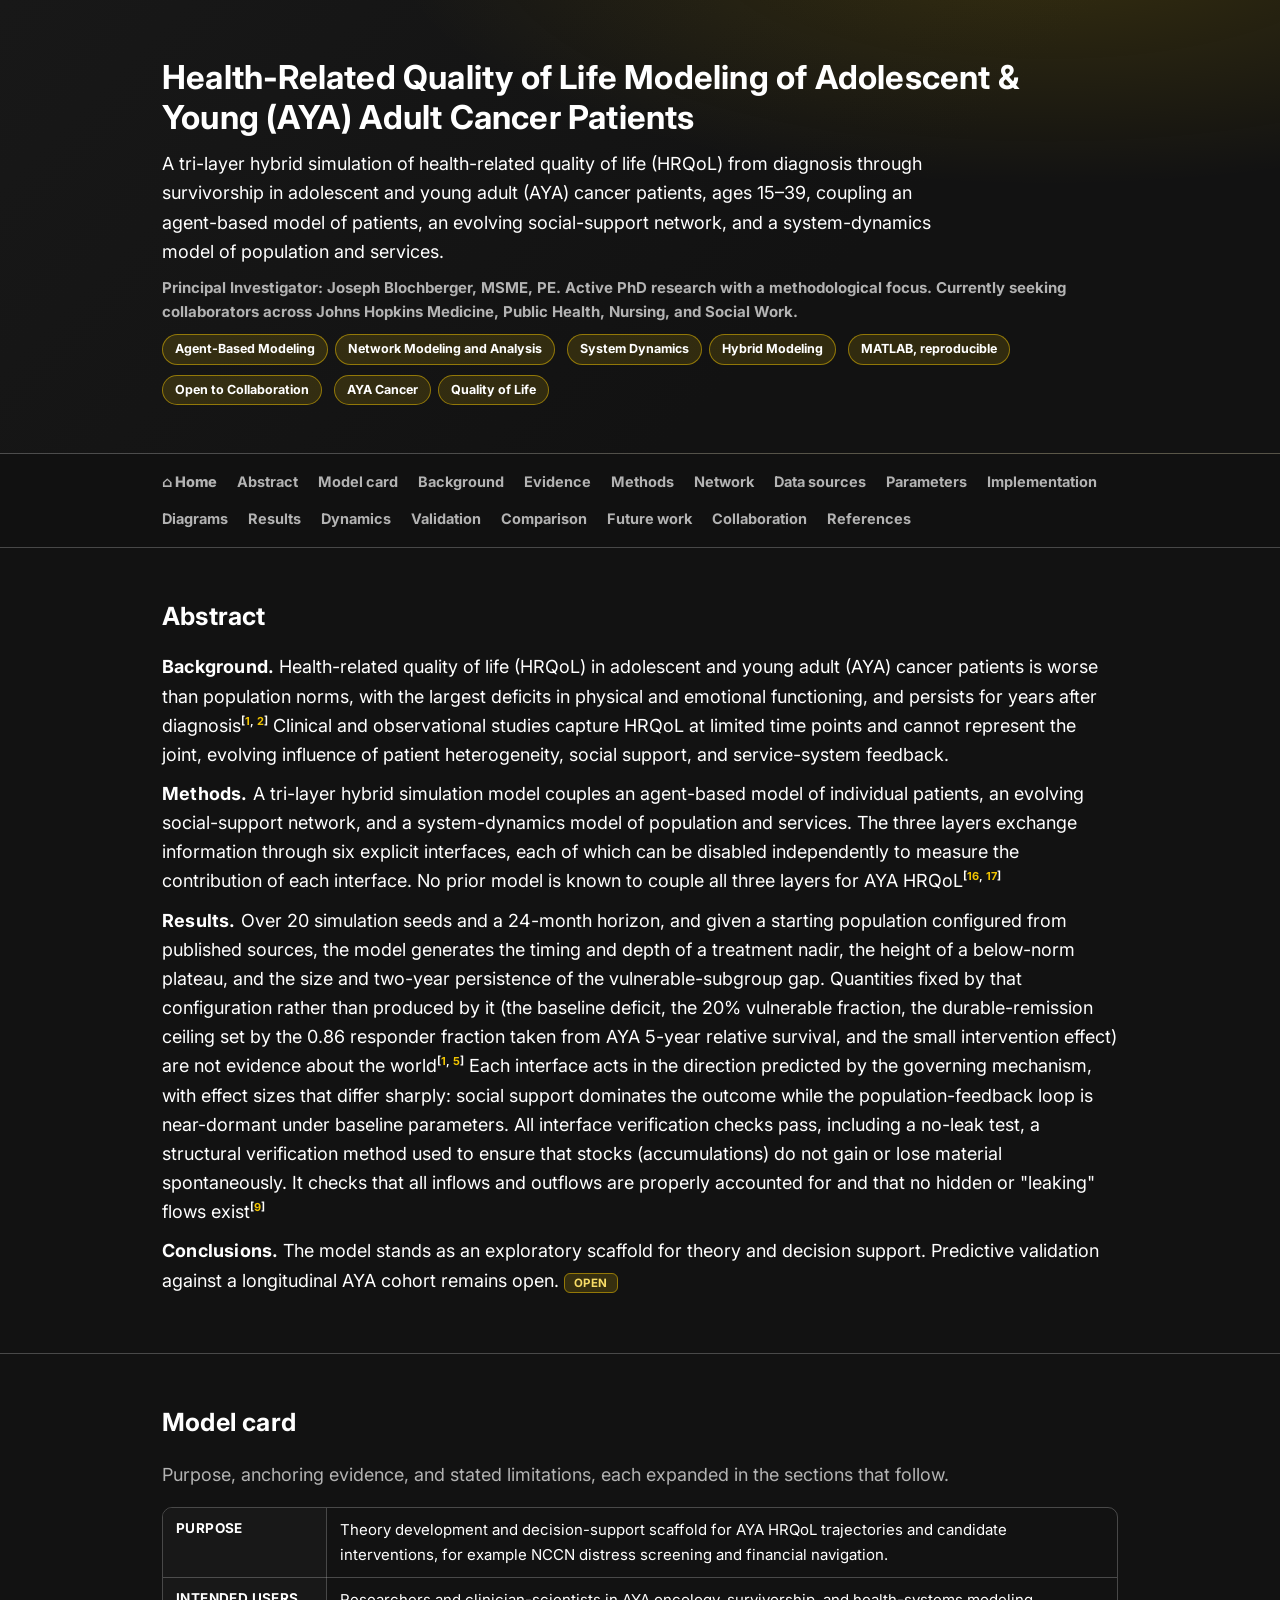
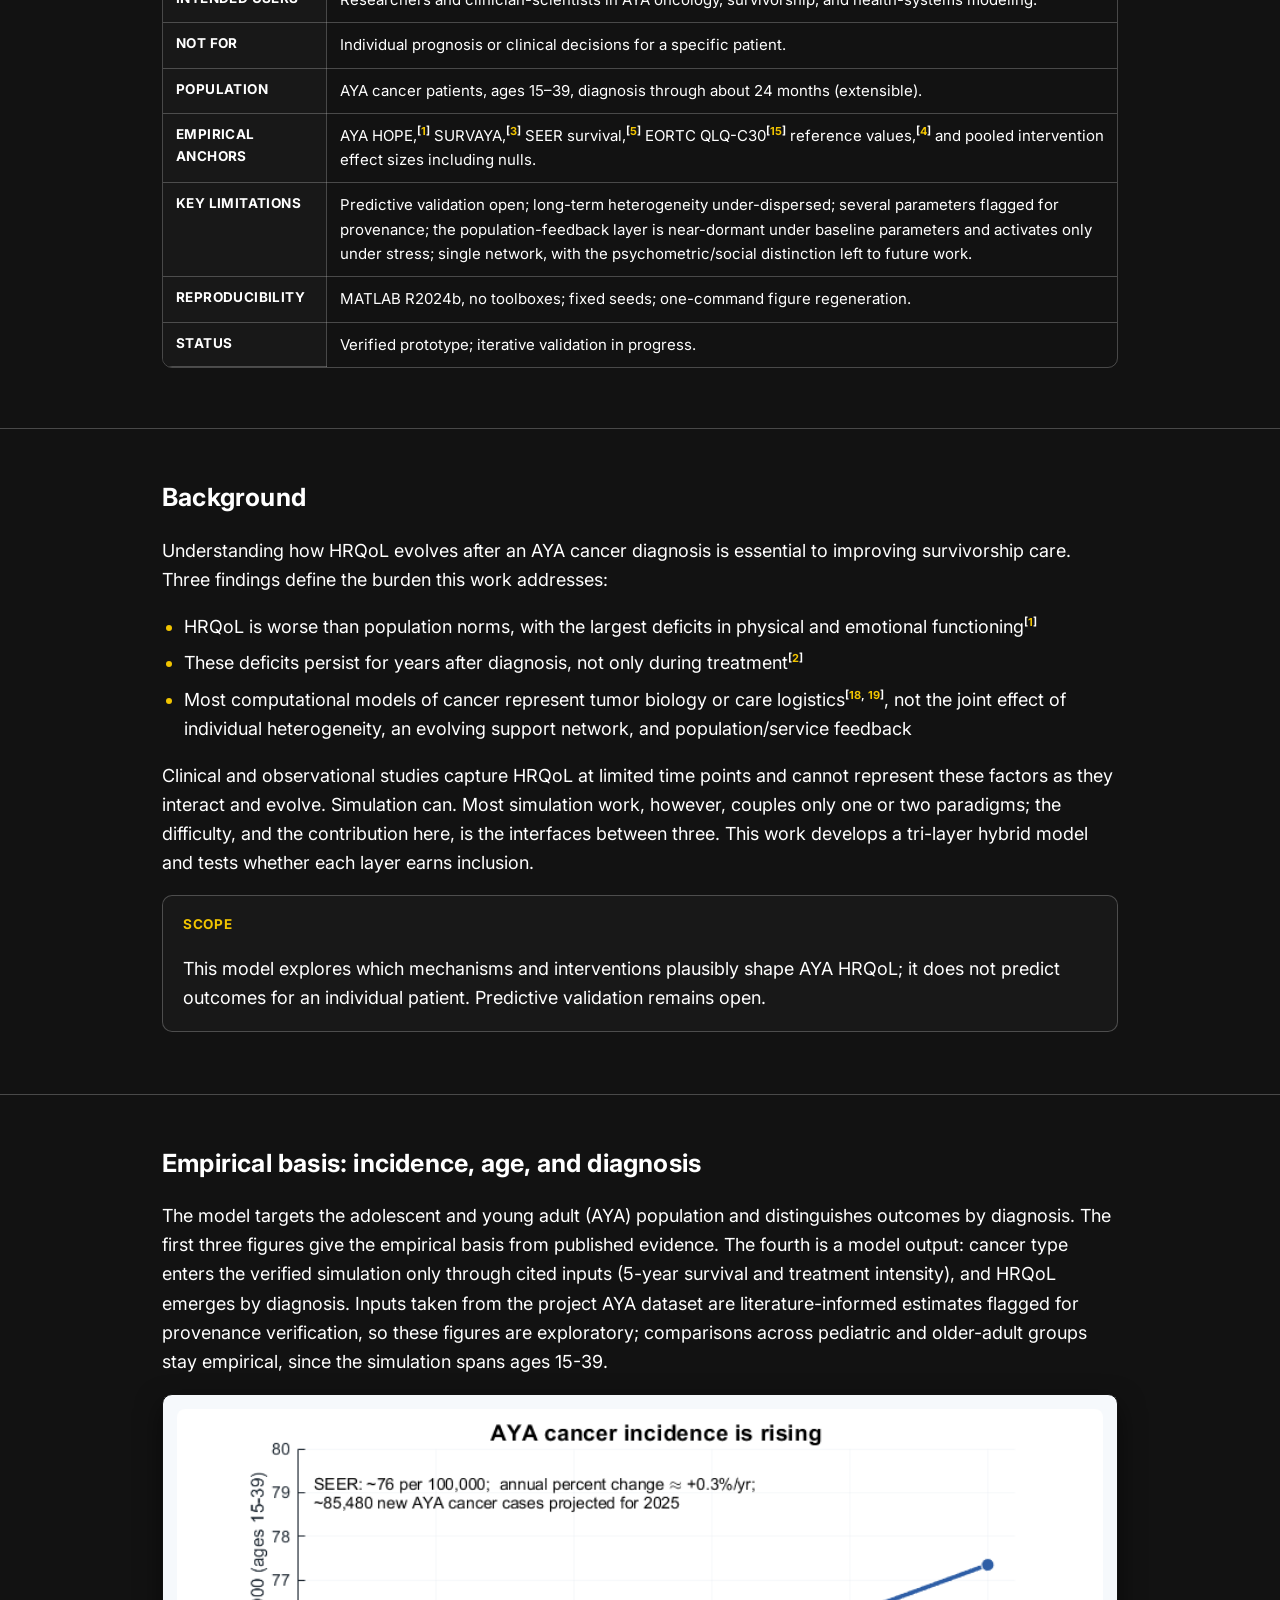
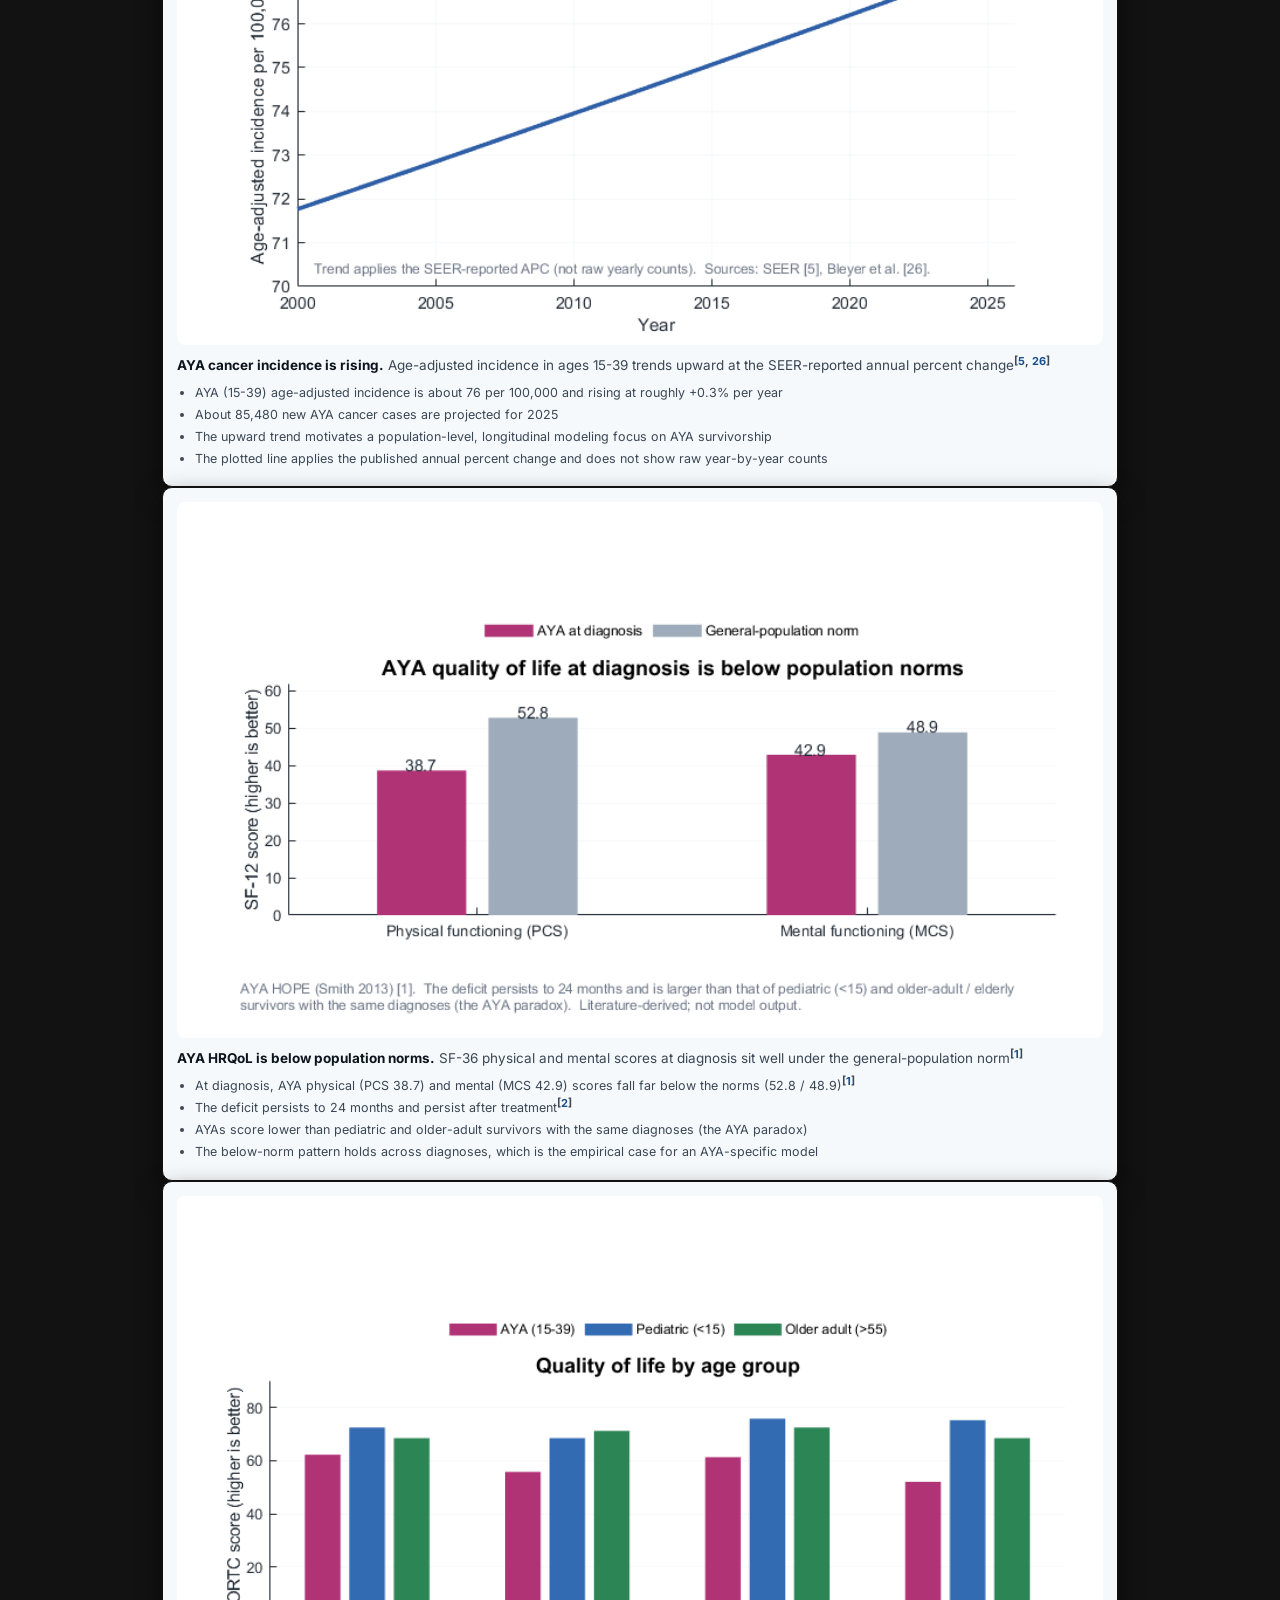
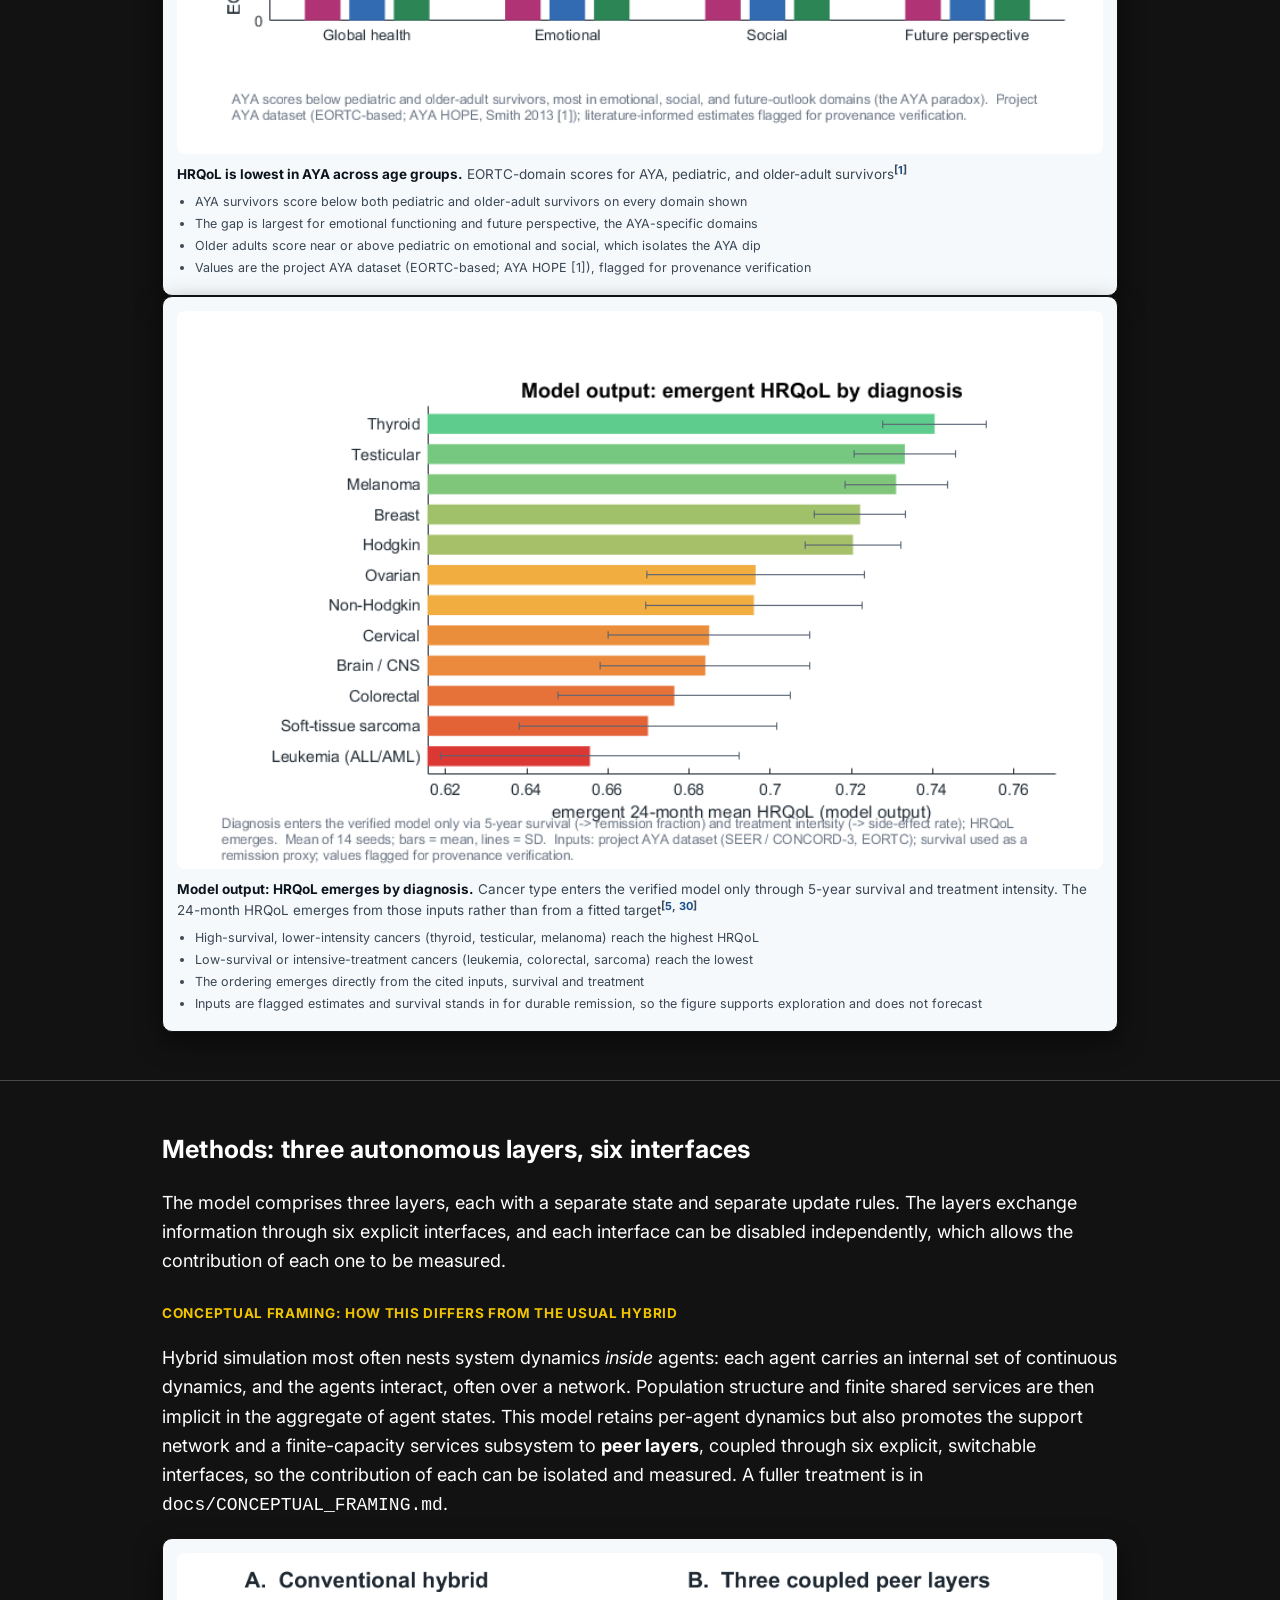
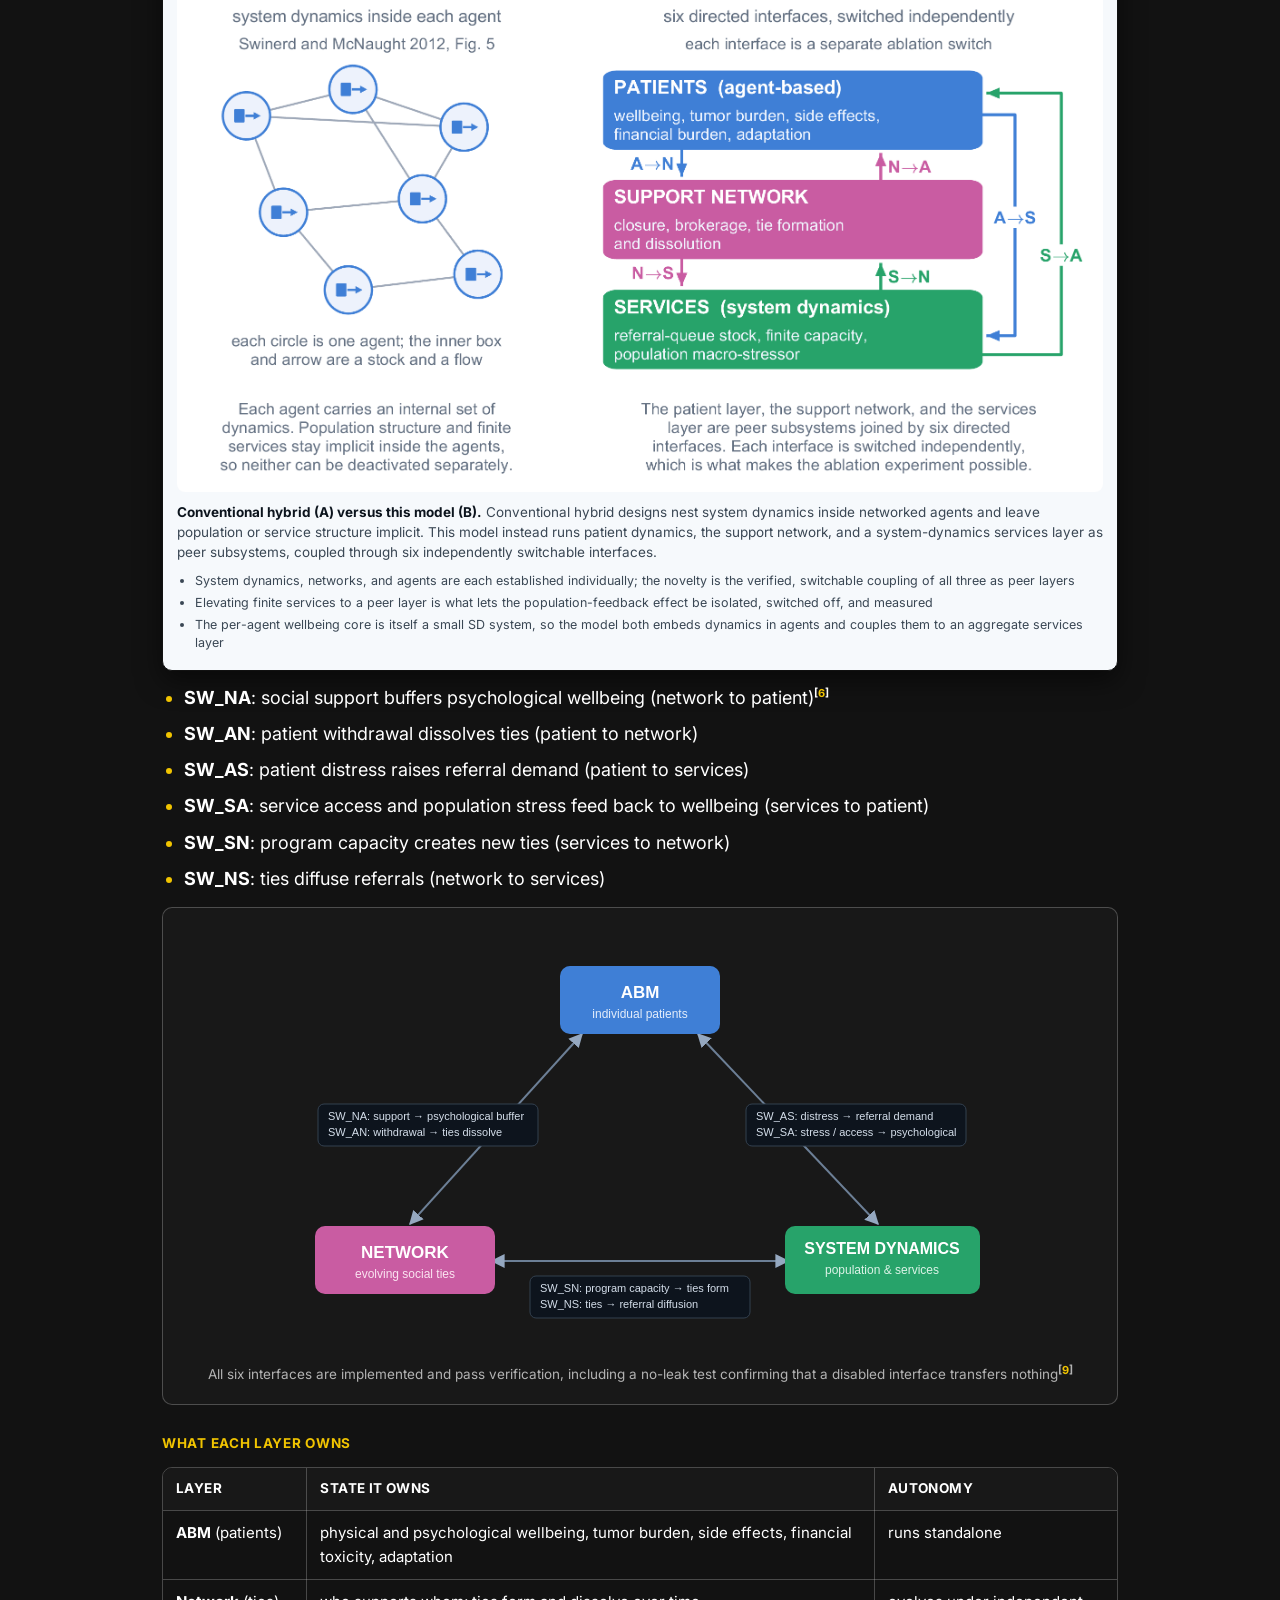
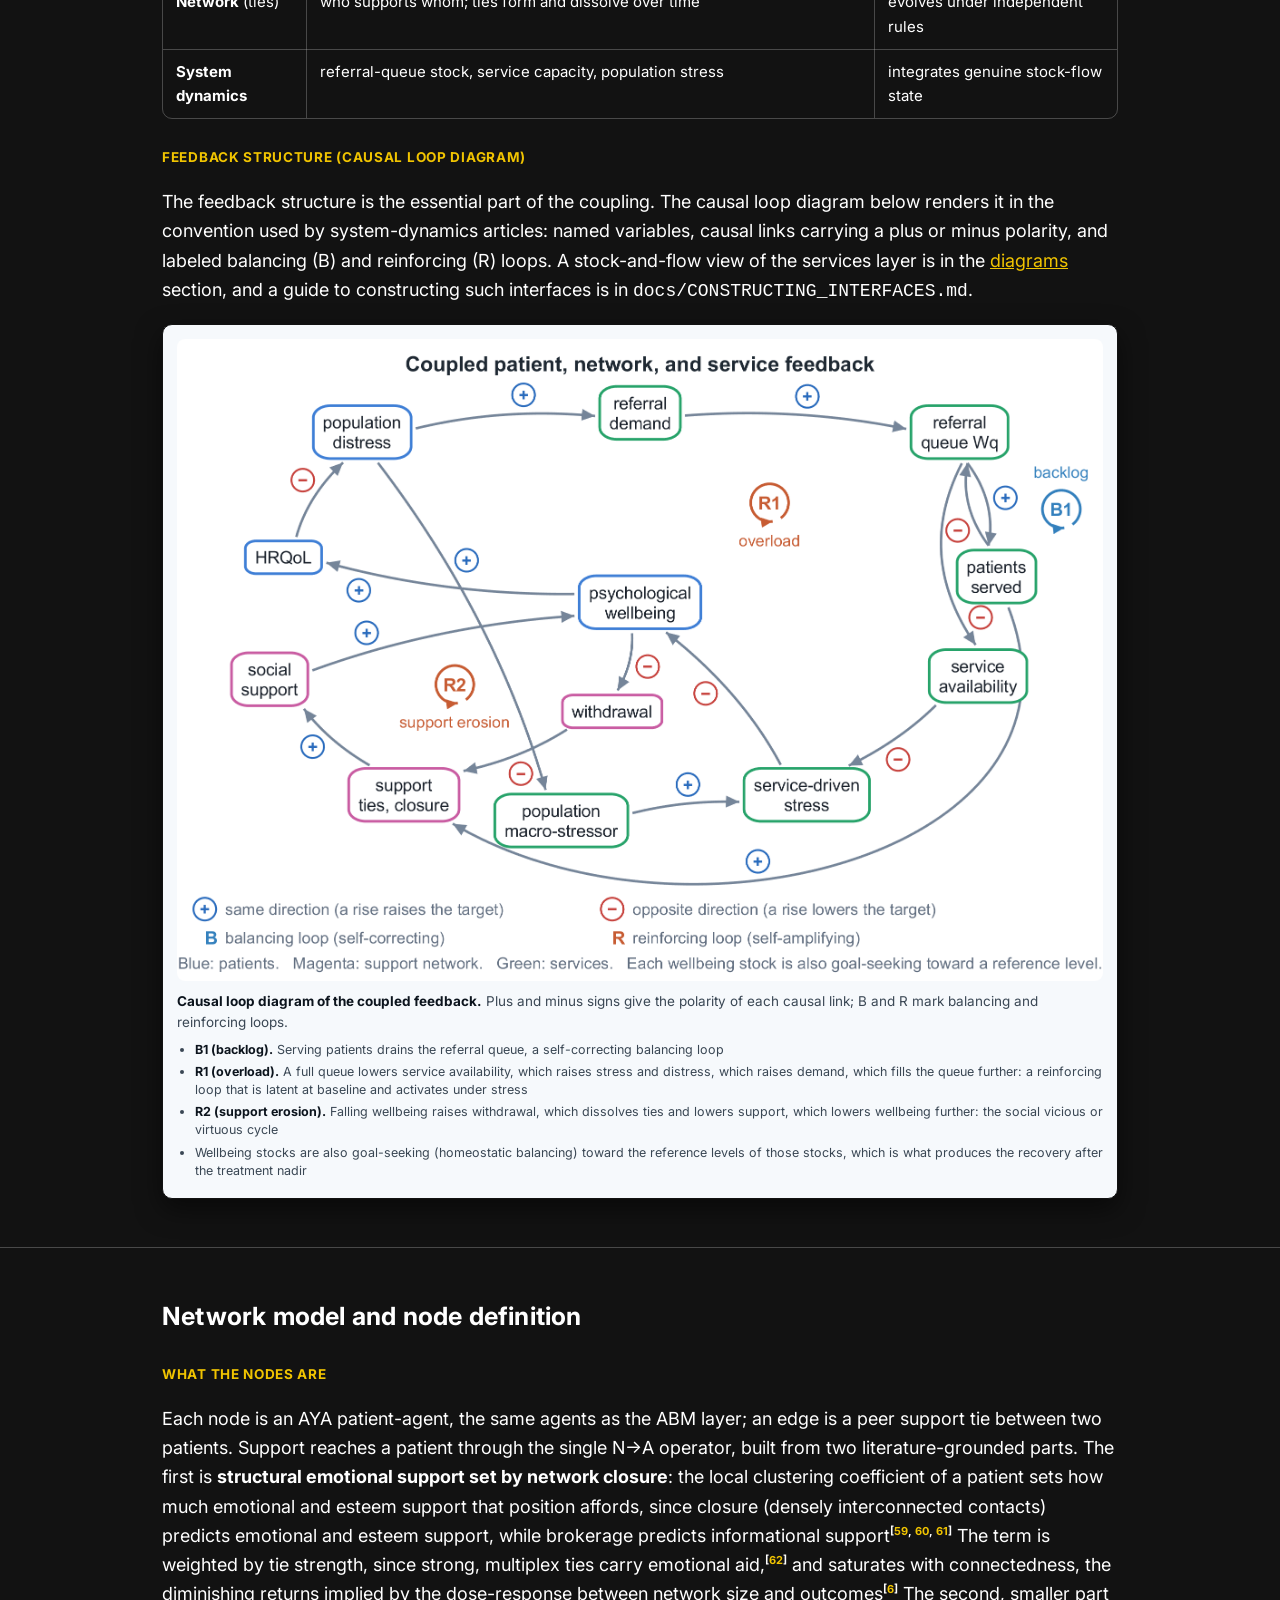
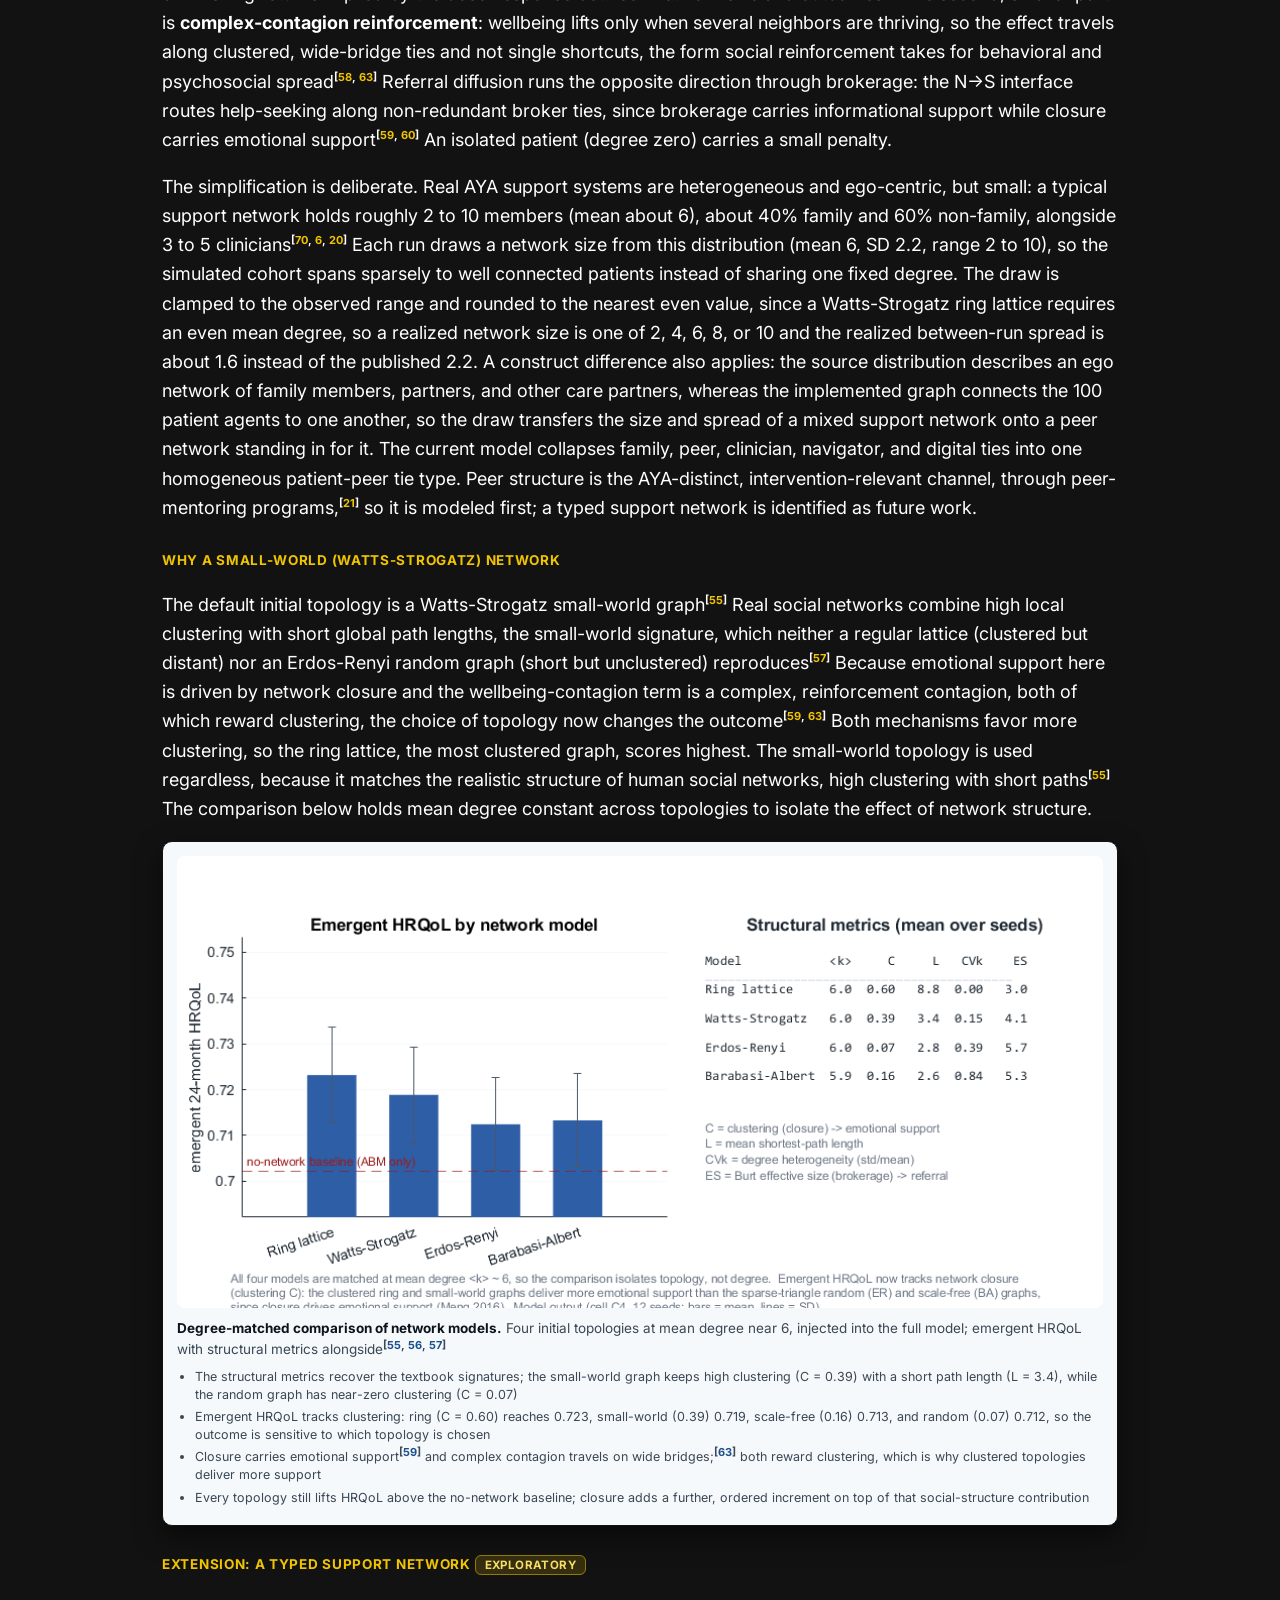
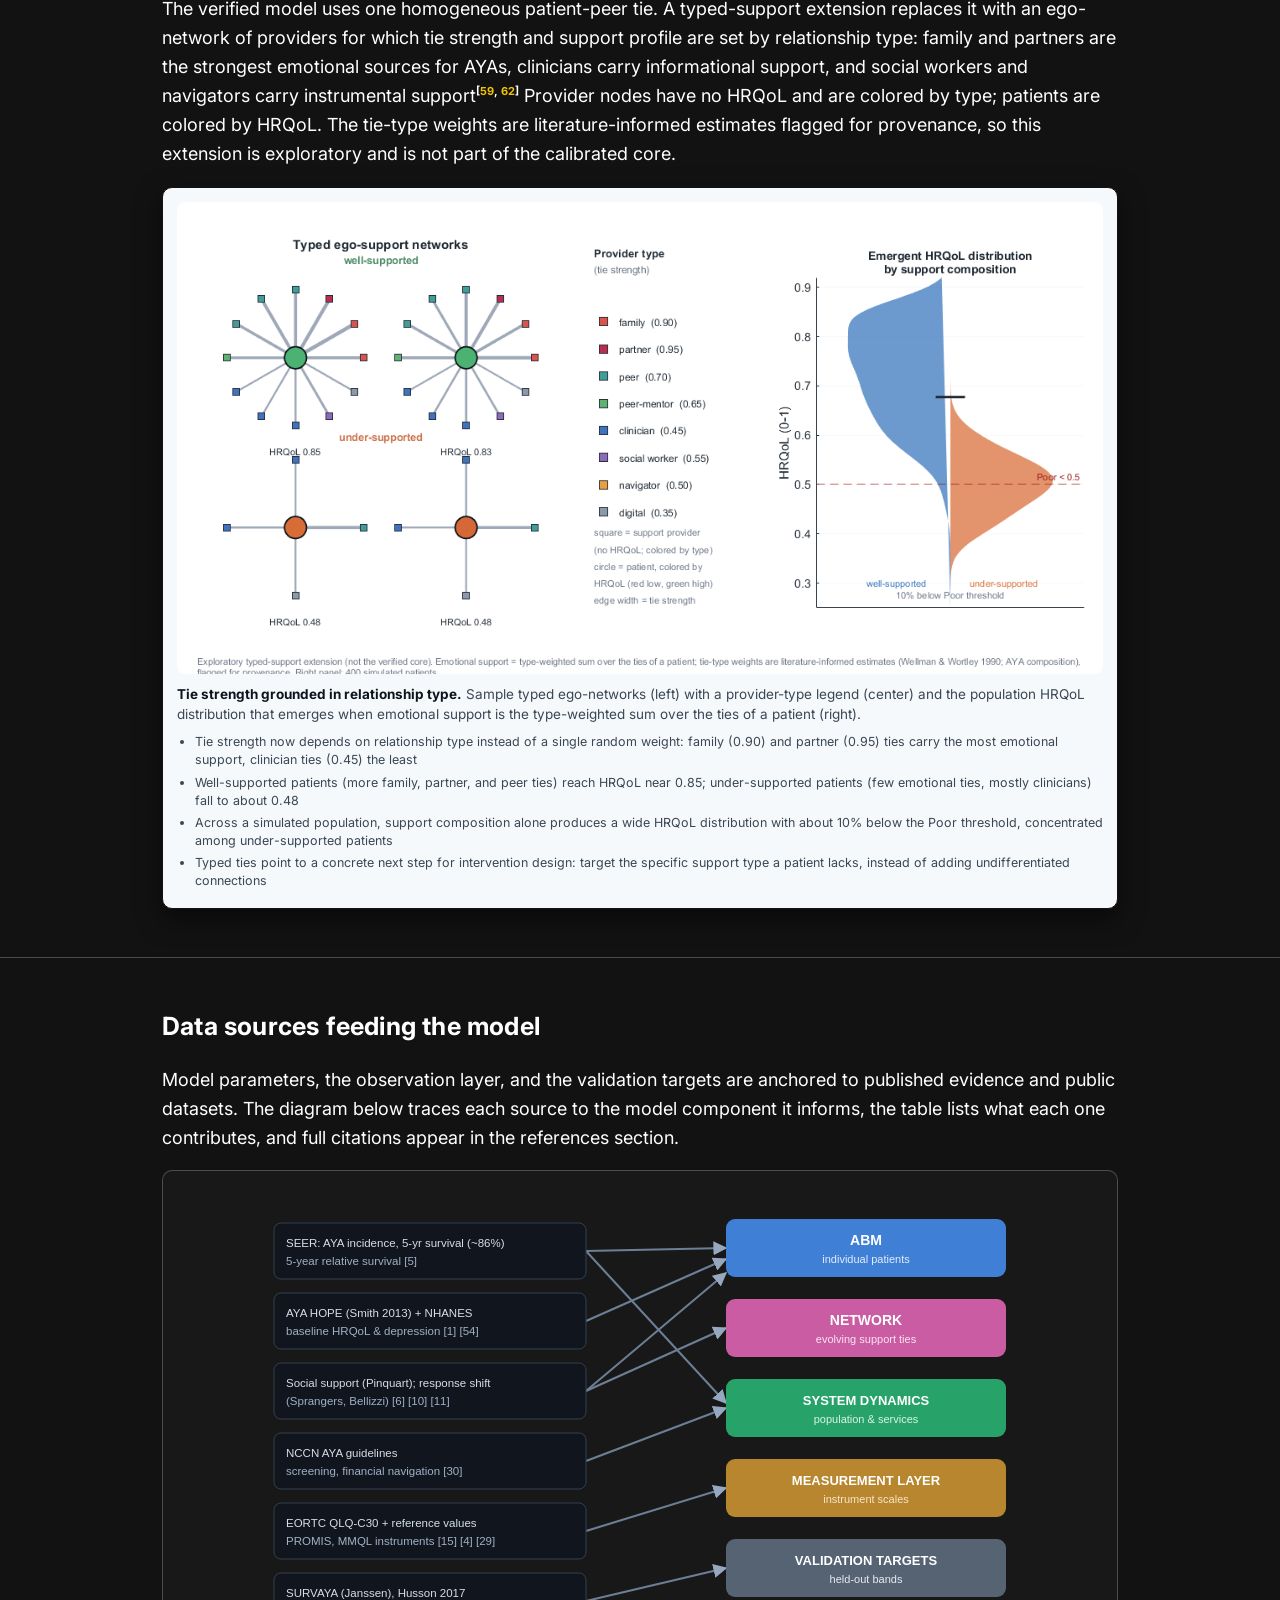
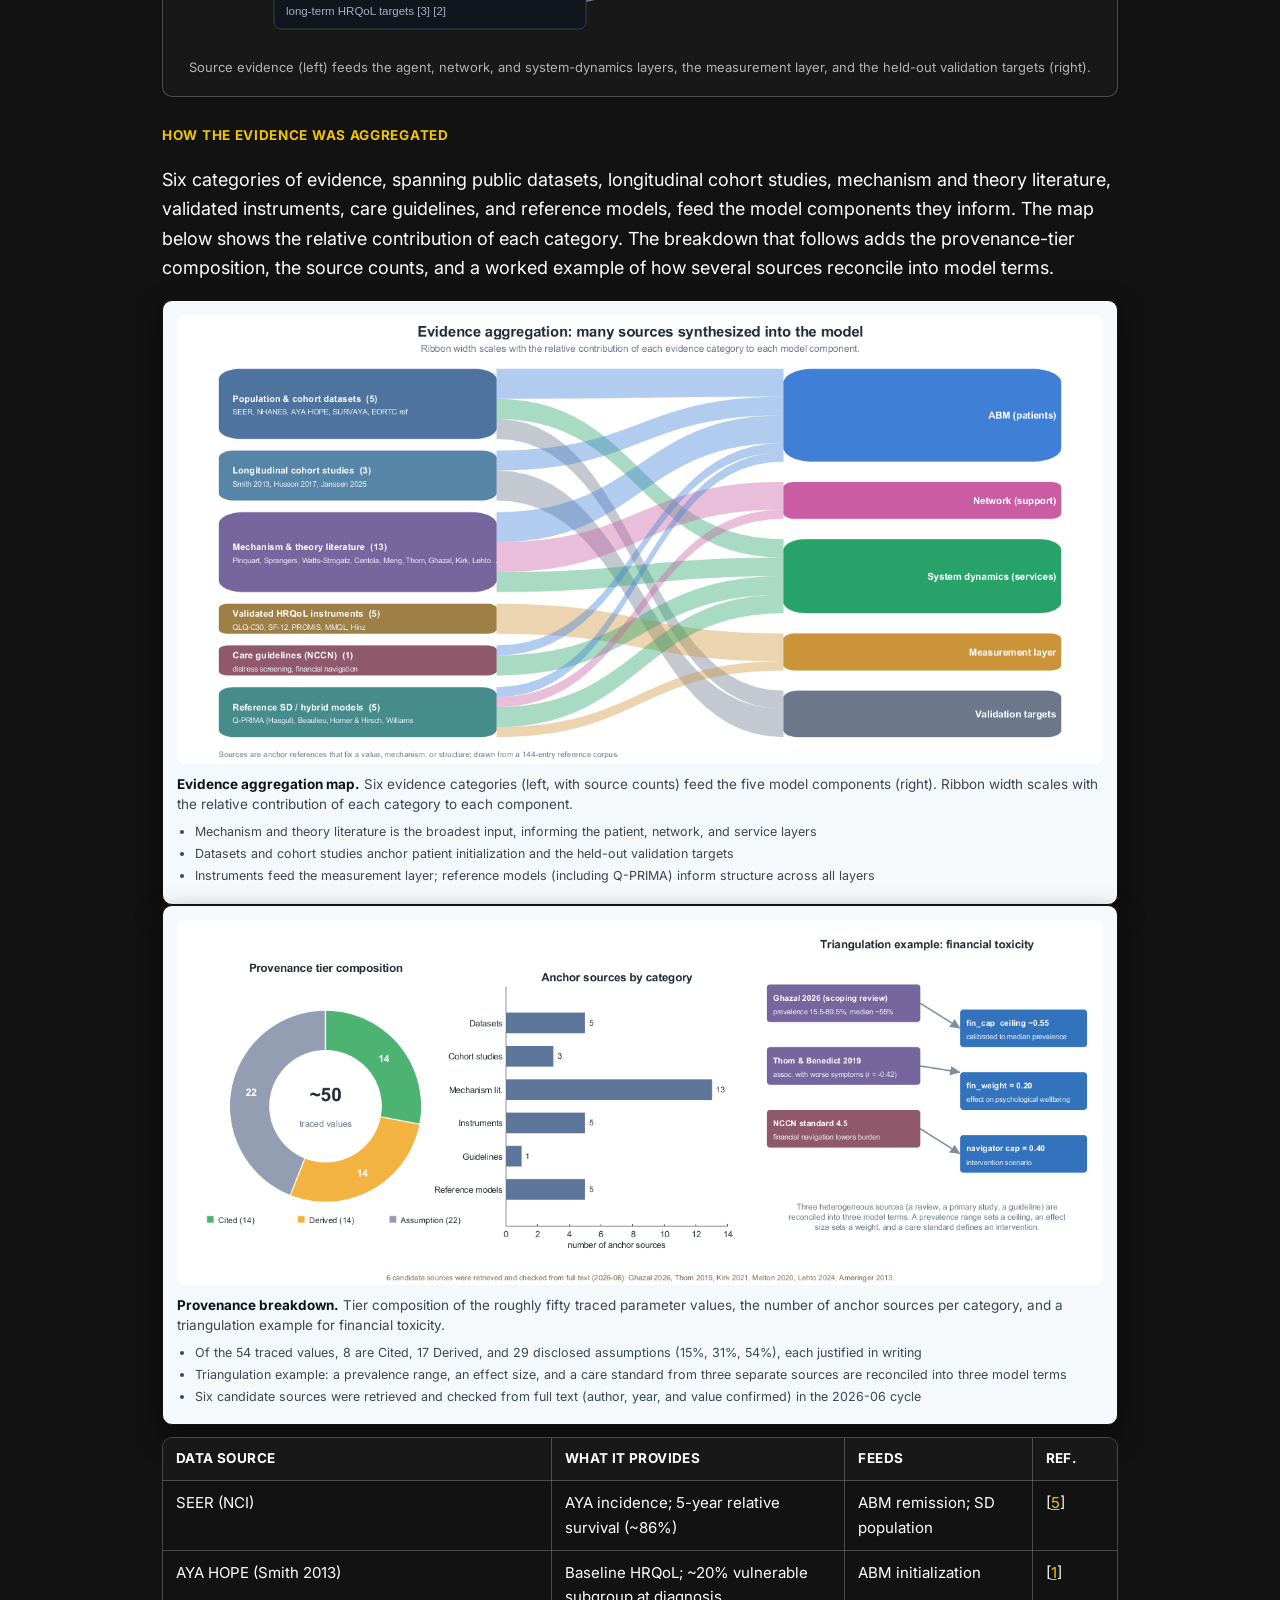
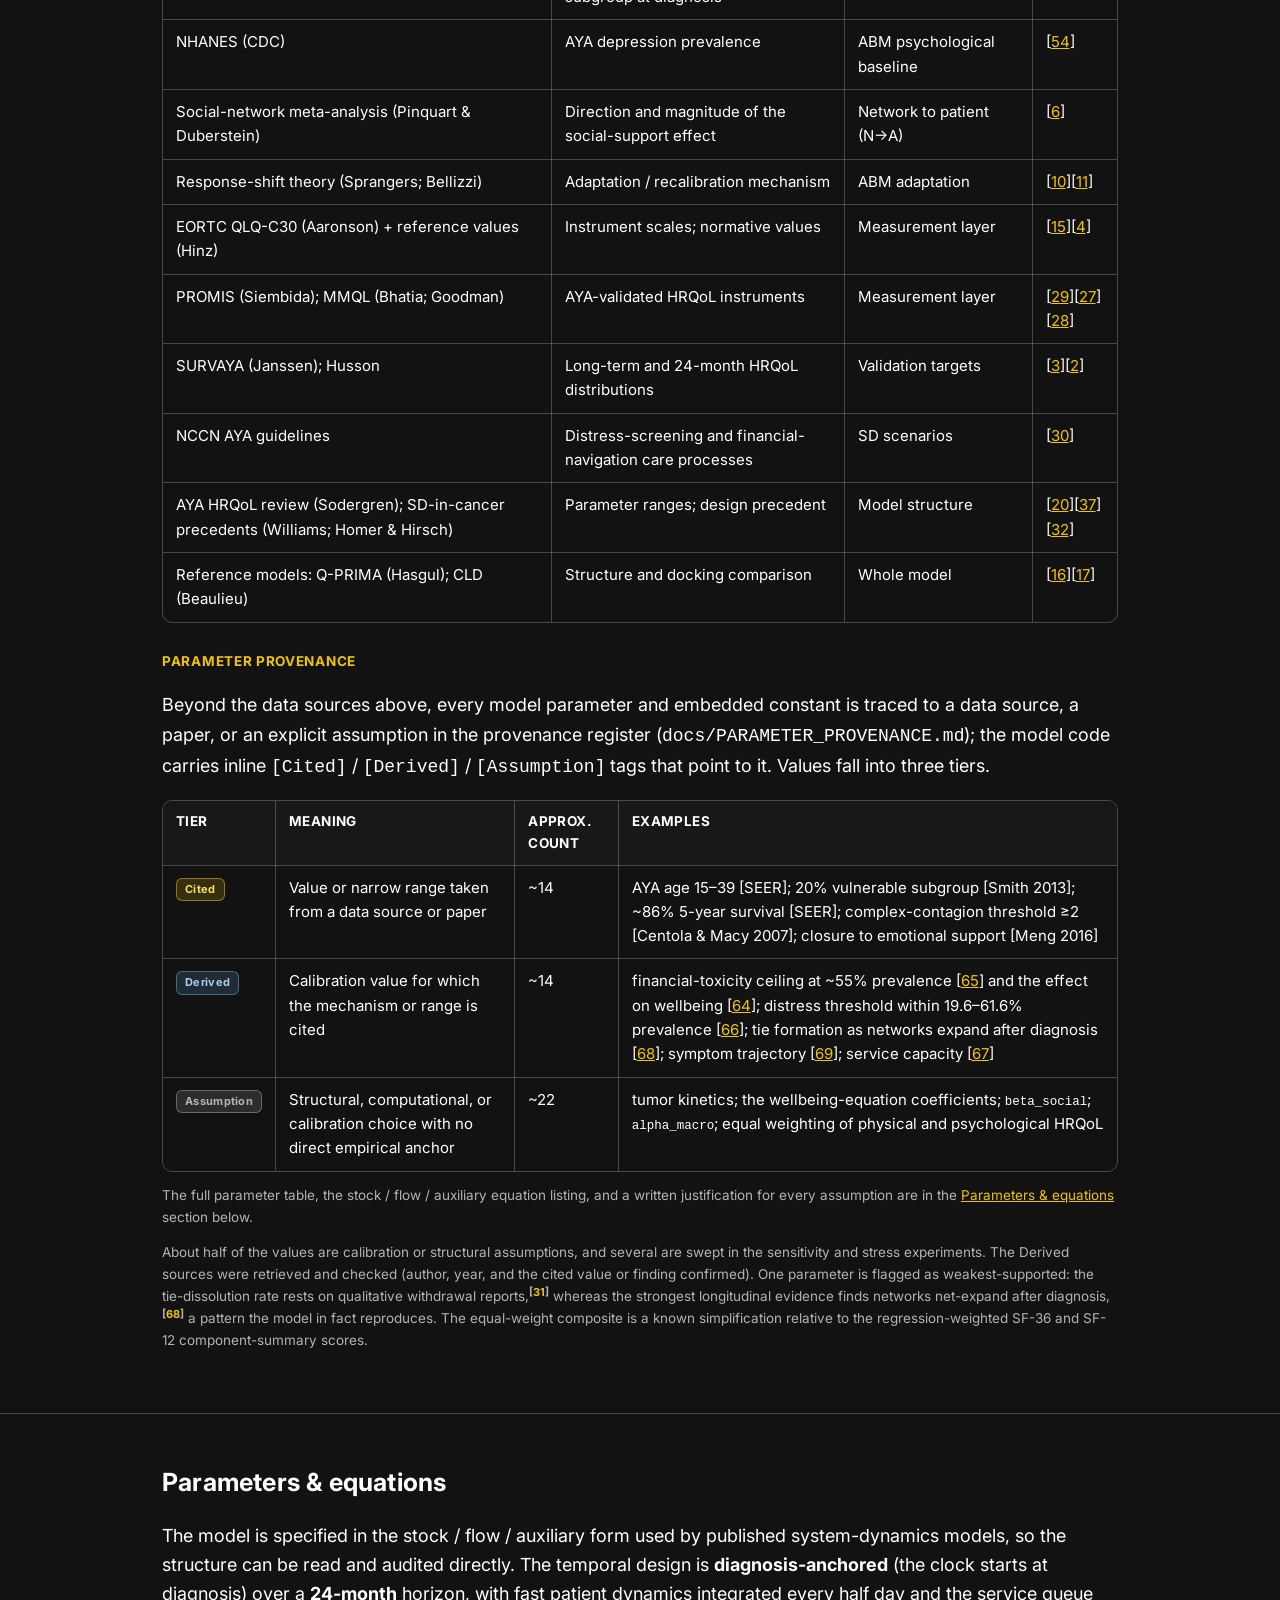
<file: aya-hrqol-model.html>
<!DOCTYPE html>
<html lang="en">
<head>
<meta charset="utf-8">
<meta name="viewport" content="width=device-width, initial-scale=1">
<meta name="color-scheme" content="dark">
<title>AYA Cancer HRQoL: Tri-Layer Hybrid Model (Joe Blochberger)</title>
<link rel="stylesheet" href="assets/css/tokens.css">
<style>
  /* Local names map onto the shared tokens in tokens.css (single source of truth). */
  :root{
    color-scheme: dark;
    --sans: var(--font-body);
    --serif: var(--font-display);
    --mono: var(--font-mono);
    --bg: var(--bg-primary);
    --bg-elev: var(--bg-elevated);
    --bg-elev2: var(--bg-elevated);
    --code: var(--code-surface);
    --ink: var(--text-primary);
    --muted: var(--text-secondary);
    --line: var(--border-strong);
    --accent: var(--accent-green);   /* primary accent: links, highlights */
    --accent2: var(--accent-blue);   /* secondary accent for callouts (Spirit Blue, AA as text) */
    --good: var(--accent-green);
    --warn: var(--accent-yellow);
    --radius: var(--radius-card);
  }
  *{box-sizing:border-box}
  html{-webkit-text-size-adjust:100%;scroll-behavior:smooth}
  body{margin:0;font-family:var(--serif);color:var(--ink);background:var(--bg);
    line-height:1.62;font-size:18px;-webkit-font-smoothing:antialiased}
  .wrap{max-width:1000px;margin:0 auto;padding:0 22px}
  a{color:var(--accent)}
  b,strong{color:var(--ink);font-weight:700}

  h1,h2,h3,nav,th,.pill,.tag,.btn,figcaption,.codecap,.refs,.lede,.meta,sup.cite,.ablabel{font-family:var(--sans)}

  header{background:
      radial-gradient(1100px 400px at 82% -12%, color-mix(in srgb, var(--accent-green) 16%, transparent), transparent 60%),
      linear-gradient(135deg,var(--bg-elevated) 0%,var(--bg-primary) 64%);
    color:var(--ink);padding:58px 0 48px;border-bottom:1px solid var(--line)}
  header h1{margin:0 0 12px;font-size:33px;line-height:1.2;font-weight:700;letter-spacing:.2px}
  header .lede{font-size:18px;color:var(--ink);max-width:790px;margin:6px 0}
  header .meta{color:var(--muted);font-size:15px;font-weight:700;margin:10px 0 0}
  .pill{display:inline-block;background:color-mix(in srgb, var(--accent-green) 14%, transparent);border:1px solid color-mix(in srgb, var(--accent-green) 50%, transparent);
    color:var(--ink);padding:4px 12px;border-radius:999px;font-size:12.5px;
    font-weight:700;margin:10px 7px 0 0}

  nav{position:sticky;top:0;background:color-mix(in srgb, var(--bg-primary) 92%, transparent);backdrop-filter:blur(8px);
    border-bottom:1px solid var(--line);z-index:10}
  nav .wrap{display:flex;gap:6px 20px;flex-wrap:wrap;padding:12px 22px}
  nav a{color:var(--muted);text-decoration:none;font-size:14.5px;font-weight:700;padding:4px 0}
  nav a:hover{color:var(--ink)}

  section{padding:48px 0;border-bottom:1px solid var(--line);scroll-margin-top:64px}
  h2{font-size:25px;margin:0 0 16px;font-weight:700;letter-spacing:.2px}
  h3{font-size:13.5px;margin:28px 0 8px;color:var(--accent);text-transform:uppercase;
    letter-spacing:.7px;font-weight:700}
  p,li{color:var(--ink)}
  .muted{color:var(--muted)}
  ul{margin:12px 0;padding-left:22px}
  li{margin:7px 0}
  li::marker{color:var(--accent)}

  /* structured-abstract labels */
  .ablabel{font-weight:700;color:var(--ink);letter-spacing:.2px}
  #abstract p{margin:10px 0}

  .grid2{display:grid;grid-template-columns:1fr 1fr;gap:24px}
  .figs{display:grid;grid-template-columns:1fr 1fr;gap:24px}

  .card{background:var(--bg-elev);border:1px solid var(--line);border-radius:var(--radius);
    padding:18px 20px;margin:14px 0}
  .obj{border-left:4px solid var(--accent2)}
  .obj b{color:var(--accent2)}
  .ok{border-left:4px solid var(--good)}
  .open{border-left:4px solid var(--warn)}

  figure{margin:0;background:var(--figure-mount);border:1px solid var(--bg-primary);border-radius:var(--radius);
    padding:14px;box-shadow:0 10px 26px rgba(0,0,0,.5)}
  figure img{width:100%;height:auto;border-radius:8px;display:block}
  figure video{width:100%;height:auto;border-radius:8px;display:block;background:var(--bg-primary)}
  figcaption{font-size:13.5px;color:var(--figure-muted);margin-top:10px;line-height:1.5;font-weight:400}
  figcaption b{color:var(--figure-ink)}
  #animations figure{margin:16px 0}
  figcaption ul.find{margin:9px 0 2px;padding-left:18px}
  figcaption ul.find li{color:var(--figure-muted);margin:4px 0;font-size:12.5px;line-height:1.45}
  figcaption ul.find li::marker{color:var(--figure-muted)}
  figcaption sup.cite a{color:var(--figure-link)}

  /* A long identifier, file name, or URL is one unbreakable token and would
     otherwise push a paragraph past the viewport on a phone. */
  p,li,h1,h2,h3,h4,figcaption,td,th,summary{overflow-wrap:break-word}

  .tablewrap{overflow-x:auto;-webkit-overflow-scrolling:touch;margin:12px 0;
    border:1px solid var(--line);border-radius:10px}
  table{border-collapse:collapse;width:100%;font-size:15px;min-width:540px}
  th,td{border-bottom:1px solid var(--line);border-right:1px solid var(--line);
    padding:10px 13px;text-align:left;vertical-align:top}
  tr td:last-child,tr th:last-child{border-right:none}
  tr:last-child td{border-bottom:none}
  th{background:var(--bg-elev2);color:var(--ink);font-weight:700;font-size:13.5px;
    text-transform:uppercase;letter-spacing:.4px}

  pre.code{background:var(--code);border:1px solid var(--line);border-left:4px solid var(--accent);
    border-radius:10px;padding:14px 16px;overflow-x:auto;margin:10px 0;
    font-family:var(--mono);font-size:13.5px;line-height:1.6;color:var(--ink)}
  pre.code .cm{color:var(--accent-green)}
  pre.code .kw{color:color-mix(in srgb, var(--accent-pink) 62%, var(--text-primary));font-weight:700}
  pre.code .str{color:var(--accent-yellow)}
  .codecap{font-size:13px;color:var(--muted);margin:0 0 4px;font-weight:700}

  sup.cite{font-size:11px;font-weight:700;line-height:0}
  sup.cite a{color:var(--accent);text-decoration:none}
  sup.cite a:hover{text-decoration:underline}

  .tag{font-size:11.5px;font-weight:700;padding:2px 9px;border-radius:6px;letter-spacing:.4px;
    white-space:nowrap}
  .tag.done{background:color-mix(in srgb, var(--accent-green) 16%, transparent);color:color-mix(in srgb, var(--accent-green) 60%, var(--text-primary));border:1px solid color-mix(in srgb, var(--accent-green) 45%, transparent)}
  .tag.open{background:color-mix(in srgb, var(--accent-yellow) 16%, transparent);color:color-mix(in srgb, var(--accent-yellow) 60%, var(--text-primary));border:1px solid color-mix(in srgb, var(--accent-yellow) 50%, transparent)}

  /* layer + provenance-tier chips for the parameters/equations tables */
  .chip{display:inline-block;font-family:var(--sans);font-size:11px;font-weight:700;
    padding:2px 8px;border-radius:6px;letter-spacing:.3px;white-space:nowrap}
  .chip.abm{background:color-mix(in srgb, var(--accent-blue) 18%, transparent);color:color-mix(in srgb, var(--accent-blue) 60%, var(--text-primary));border:1px solid color-mix(in srgb, var(--accent-blue) 55%, transparent)}
  .chip.net{background:color-mix(in srgb, var(--accent-pink) 18%, transparent);color:color-mix(in srgb, var(--accent-pink) 60%, var(--text-primary));border:1px solid color-mix(in srgb, var(--accent-pink) 55%, transparent)}
  .chip.sd{background:color-mix(in srgb, var(--accent-green) 18%, transparent);color:color-mix(in srgb, var(--accent-green) 60%, var(--text-primary));border:1px solid color-mix(in srgb, var(--accent-green) 55%, transparent)}
  .chip.cited{background:color-mix(in srgb, var(--accent-green) 16%, transparent);color:color-mix(in srgb, var(--accent-green) 60%, var(--text-primary));border:1px solid color-mix(in srgb, var(--accent-green) 50%, transparent)}
  .chip.derived{background:color-mix(in srgb, var(--accent-blue) 16%, transparent);color:color-mix(in srgb, var(--accent-blue) 60%, var(--text-primary));border:1px solid color-mix(in srgb, var(--accent-blue) 50%, transparent)}
  .chip.assume{background:color-mix(in srgb, var(--text-secondary) 16%, transparent);color:var(--text-secondary);border:1px solid color-mix(in srgb, var(--text-secondary) 45%, transparent)}
  td code,code.eq{font-family:var(--mono);font-size:12.5px;color:var(--ink)}
  code.eq{white-space:nowrap}
  details.fold{background:var(--bg-elev);border:1px solid var(--line);border-radius:10px;margin:12px 0}
  details.fold>summary{cursor:pointer;padding:12px 16px;font-family:var(--sans);font-weight:700;
    font-size:14px;color:var(--muted);list-style:none}
  details.fold>summary::-webkit-details-marker{display:none}
  details.fold>summary:before{content:"\25B8";margin-right:9px;color:var(--accent)}
  details.fold[open]>summary:before{content:"\25BE"}
  details.fold .tablewrap{margin:0;border:none;border-top:1px solid var(--line);border-radius:0 0 10px 10px}
  .legend{display:flex;flex-wrap:wrap;gap:8px 14px;margin:10px 0 4px;font-family:var(--sans);font-size:12.5px;color:var(--muted)}
  .legend span{display:inline-flex;align-items:center;gap:6px}

  a.btn{display:inline-block;background:var(--accent);color:var(--bg-primary);text-decoration:none;
    padding:12px 20px;border-radius:10px;font-weight:700;font-size:15px}
  a.btn:hover{background:color-mix(in srgb, var(--accent-green) 70%, var(--text-primary))}

  ol.refs{font-size:14.5px;line-height:1.55;padding-left:26px}
  ol.refs li{margin:9px 0;color:var(--muted);scroll-margin-top:70px}
  ol.refs li b{color:var(--ink)}

  footer{padding:34px 0 52px;color:var(--muted);font-size:13.5px}

  @media(max-width:760px){
    body{font-size:17px}
    .wrap{padding:0 18px}
    header{padding:42px 0 36px}
    header h1{font-size:27px}
    section{padding:38px 0}
    h2{font-size:22px}
    .grid2,.figs{grid-template-columns:1fr}
    nav .wrap{gap:4px 16px}
  }
</style>
</head>
<body>

<header>
  <div class="wrap">
    <h1>Health-Related Quality of Life Modeling of Adolescent &amp; Young (AYA) Adult Cancer Patients</h1>
    <p class="lede">A tri-layer hybrid simulation of health-related quality of life (HRQoL) from diagnosis
       through survivorship in adolescent and young adult (AYA) cancer patients, ages 15&ndash;39, coupling an
       agent-based model of patients, an evolving social-support network, and a system-dynamics model of
       population and services.</p>
    <p class="meta">Principal Investigator: Joseph Blochberger, MSME, PE. Active PhD research with a methodological focus. Currently seeking collaborators across Johns Hopkins Medicine,
       Public Health, Nursing, and Social Work.</p>
    <span class="pill">Agent-Based Modeling</span><span class="pill">Network Modeling and Analysis</span>
    <span class="pill">System Dynamics</span><span class="pill">Hybrid Modeling</span>
    <span class="pill">MATLAB, reproducible</span><span class="pill">Open to Collaboration</span>
    <span class="pill">AYA Cancer</span><span class="pill">Quality of Life</span>
  </div>
</header>

<nav><div class="wrap">
  <a href="index.html" style="font-weight:800">&#8962; Home</a>
  <a href="#abstract">Abstract</a>
  <a href="#modelcard">Model card</a>
  <a href="#background">Background</a>
  <a href="#evidence">Evidence</a>
  <a href="#methods">Methods</a>
  <a href="#network">Network</a>
  <a href="#data">Data sources</a>
  <a href="#equations">Parameters</a>
  <a href="#code">Implementation</a>
  <a href="#diagrams">Diagrams</a>
  <a href="#results">Results</a>
  <a href="#animations">Dynamics</a>
  <a href="#validation">Validation</a>
  <a href="#comparison">Comparison</a>
  <a href="#future">Future work</a>
  <a href="#collab">Collaboration</a>
  <a href="#references">References</a>
</div></nav>

<section id="abstract"><div class="wrap">
  <h2>Abstract</h2>
  <p><span class="ablabel">Background.</span> Health-related quality of life (HRQoL) in adolescent and
     young adult (AYA) cancer patients is worse than population norms, with the largest deficits in
     physical and emotional functioning, and persists for years after
     diagnosis<sup class="cite">[<a href="#r1">1</a>, <a href="#r2">2</a>]</sup> Clinical and
     observational studies capture HRQoL at limited time points and cannot represent the joint, evolving
     influence of patient heterogeneity, social support, and service-system feedback.</p>
  <p><span class="ablabel">Methods.</span> A tri-layer hybrid simulation model couples an agent-based
     model of individual patients, an evolving social-support network, and a system-dynamics model of
     population and services. The three layers exchange information through six explicit interfaces, each
     of which can be disabled independently to measure the contribution of each interface. No prior model is known to couple
     all three layers for AYA HRQoL<sup class="cite">[<a href="#r16">16</a>, <a href="#r17">17</a>]</sup></p>
  <p><span class="ablabel">Results.</span> Over 20 simulation seeds and a 24-month horizon, and given a
     starting population configured from published sources, the model generates the timing and depth of a
     treatment nadir, the height of a below-norm plateau, and the size and two-year persistence of the
     vulnerable-subgroup gap. Quantities fixed by that configuration rather than produced by it (the baseline
     deficit, the 20% vulnerable fraction, the durable-remission ceiling set by the 0.86 responder fraction
     taken from AYA 5-year relative survival, and the small intervention effect) are not evidence about the
     world<sup class="cite">[<a href="#r1">1</a>, <a href="#r5">5</a>]</sup>
     Each interface acts in the direction predicted by the governing mechanism, with effect sizes that differ sharply:
     social support dominates the outcome while the population-feedback loop is near-dormant under baseline
     parameters. All interface verification checks pass, including a no-leak test, a structural verification method used to ensure that stocks (accumulations) do not gain or lose material spontaneously. It checks that all inflows and outflows are properly accounted for and that no hidden or "leaking" flows exist<sup class="cite">[<a href="#r9">9</a>]</sup></p>
  <p><span class="ablabel">Conclusions.</span> The model stands as an exploratory scaffold for theory and
     decision support. Predictive validation against a longitudinal AYA cohort remains
     open. <span class="tag open">OPEN</span></p>
</div></section>

<section id="modelcard"><div class="wrap">
  <h2>Model card</h2>
  <p class="muted">Purpose, anchoring evidence, and stated limitations, each expanded in the sections
     that follow.</p>
  <div class="tablewrap">
  <table>
    <tr><th>Purpose</th><td>Theory development and decision-support scaffold for AYA HRQoL trajectories and
      candidate interventions, for example NCCN distress screening and financial navigation.</td></tr>
    <tr><th>Intended users</th><td>Researchers and clinician-scientists in AYA oncology, survivorship, and
      health-systems modeling.</td></tr>
    <tr><th>Not for</th><td>Individual prognosis or clinical decisions for a specific patient.</td></tr>
    <tr><th>Population</th><td>AYA cancer patients, ages 15&ndash;39, diagnosis through about 24 months
      (extensible).</td></tr>
    <tr><th>Empirical anchors</th><td>AYA HOPE,<sup class="cite">[<a href="#r1">1</a>]</sup>
      SURVAYA,<sup class="cite">[<a href="#r3">3</a>]</sup> SEER survival,<sup class="cite">[<a href="#r5">5</a>]</sup>
      EORTC QLQ-C30<sup class="cite">[<a href="#r15">15</a>]</sup> reference values,<sup class="cite">[<a href="#r4">4</a>]</sup> and pooled intervention
      effect sizes including nulls.</td></tr>
    <tr><th>Key limitations</th><td>Predictive validation open; long-term heterogeneity under-dispersed;
      several parameters flagged for provenance; the population-feedback layer is near-dormant under baseline
      parameters and activates only under stress; single network, with the psychometric/social distinction
      left to future work.</td></tr>
    <tr><th>Reproducibility</th><td>MATLAB R2024b, no toolboxes; fixed seeds; one-command figure
      regeneration.</td></tr>
    <tr><th>Status</th><td>Verified prototype; iterative validation in progress.</td></tr>
  </table>
  </div>
</div></section>

<section id="background"><div class="wrap">
  <h2>Background</h2>
  <p>Understanding how HRQoL evolves after an AYA cancer diagnosis is essential to improving survivorship
     care. Three findings define the burden this work addresses:</p>
  <ul>
    <li>HRQoL is worse than population norms, with the largest deficits in physical and emotional
       functioning<sup class="cite">[<a href="#r1">1</a>]</sup></li>
    <li>These deficits persist for years after diagnosis, not only during
       treatment<sup class="cite">[<a href="#r2">2</a>]</sup></li>
    <li>Most computational models of cancer represent tumor biology or care logistics<sup class="cite">[<a href="#r18">18</a>, <a href="#r19">19</a>]</sup>, not the joint
       effect of individual heterogeneity, an evolving support network, and population/service feedback</li>
  </ul>
  <p>Clinical and observational studies capture HRQoL at limited time points and cannot represent these
     factors as they interact and evolve. Simulation can. Most simulation work, however, couples only one
     or two paradigms; the difficulty, and the contribution here, is the interfaces between three. This
     work develops a tri-layer hybrid model and tests whether each layer earns inclusion.</p>

  <div class="card">
    <h3 style="margin-top:0">Scope</h3>
    <p style="margin-bottom:0">This model explores which mechanisms and interventions plausibly shape AYA
       HRQoL; it does not predict outcomes for an individual patient. Predictive validation remains open.</p>
  </div>
</div></section>

<section id="evidence"><div class="wrap">
  <h2>Empirical basis: incidence, age, and diagnosis</h2>
  <p>The model targets the adolescent and young adult (AYA) population and distinguishes outcomes by
     diagnosis. The first three figures give the empirical basis from published evidence. The fourth is a
     model output: cancer type enters the verified simulation only through cited inputs (5-year survival
     and treatment intensity), and HRQoL emerges by diagnosis. Inputs taken from the project AYA dataset
     are literature-informed estimates flagged for provenance verification, so these figures are
     exploratory; comparisons across pediatric and older-adult groups stay empirical, since the simulation
     spans ages 15-39.</p>

  <figure><img src="assets/aya/evidence_incidence.png" alt="AYA cancer incidence rising over time" loading="lazy">
    <figcaption><b>AYA cancer incidence is rising.</b> Age-adjusted incidence in ages 15-39 trends upward at
    the SEER-reported annual percent change<sup class="cite">[<a href="#r5">5</a>, <a href="#r26">26</a>]</sup>
    <ul class="find">
      <li>AYA (15-39) age-adjusted incidence is about 76 per 100,000 and rising at roughly +0.3% per year</li>
      <li>About 85,480 new AYA cancer cases are projected for 2025</li>
      <li>The upward trend motivates a population-level, longitudinal modeling focus on AYA survivorship</li>
      <li>The plotted line applies the published annual percent change and does not show raw year-by-year counts</li>
    </ul></figcaption></figure>

  <figure><img src="assets/aya/evidence_below_norm.png" alt="AYA HRQoL below population norms" loading="lazy">
    <figcaption><b>AYA HRQoL is below population norms.</b> SF-36 physical and mental scores at diagnosis sit
    well under the general-population norm<sup class="cite">[<a href="#r1">1</a>]</sup>
    <ul class="find">
      <li>At diagnosis, AYA physical (PCS 38.7) and mental (MCS 42.9) scores fall far below the norms (52.8 / 48.9)<sup class="cite">[<a href="#r1">1</a>]</sup></li>
      <li>The deficit persists to 24 months and persist after treatment<sup class="cite">[<a href="#r2">2</a>]</sup></li>
      <li>AYAs score lower than pediatric and older-adult survivors with the same diagnoses (the AYA paradox)</li>
      <li>The below-norm pattern holds across diagnoses, which is the empirical case for an AYA-specific model</li>
    </ul></figcaption></figure>

  <figure><img src="assets/aya/evidence_age_groups.png" alt="HRQoL by age group" loading="lazy">
    <figcaption><b>HRQoL is lowest in AYA across age groups.</b> EORTC-domain scores for AYA, pediatric, and
    older-adult survivors<sup class="cite">[<a href="#r1">1</a>]</sup>
    <ul class="find">
      <li>AYA survivors score below both pediatric and older-adult survivors on every domain shown</li>
      <li>The gap is largest for emotional functioning and future perspective, the AYA-specific domains</li>
      <li>Older adults score near or above pediatric on emotional and social, which isolates the AYA dip</li>
      <li>Values are the project AYA dataset (EORTC-based; AYA HOPE [1]), flagged for provenance verification</li>
    </ul></figcaption></figure>

  <figure><img src="assets/aya/evidence_model_by_diagnosis.png" alt="Model HRQoL by diagnosis" loading="lazy">
    <figcaption><b>Model output: HRQoL emerges by diagnosis.</b> Cancer type enters the verified model only
    through 5-year survival and treatment intensity. The 24-month HRQoL emerges from those inputs rather
    than from a fitted target<sup class="cite">[<a href="#r5">5</a>, <a href="#r30">30</a>]</sup>
    <ul class="find">
      <li>High-survival, lower-intensity cancers (thyroid, testicular, melanoma) reach the highest HRQoL</li>
      <li>Low-survival or intensive-treatment cancers (leukemia, colorectal, sarcoma) reach the lowest</li>
      <li>The ordering emerges directly from the cited inputs, survival and treatment</li>
      <li>Inputs are flagged estimates and survival stands in for durable remission, so the figure supports exploration and does not forecast</li>
    </ul></figcaption></figure>
</div></section>

<section id="methods"><div class="wrap">
  <h2>Methods: three autonomous layers, six interfaces</h2>
  <p>The model comprises three layers, each with a separate state and separate update rules. The layers exchange
     information through six explicit interfaces, and each interface can be disabled independently, which
     allows the contribution of each one to be measured.</p>

  <h3>Conceptual framing: how this differs from the usual hybrid</h3>
  <p>Hybrid simulation most often nests system dynamics <i>inside</i> agents: each agent
     carries an internal set of continuous dynamics, and the agents interact, often over a network.
     Population structure and finite shared services are then implicit in the aggregate of
     agent states. This model retains per-agent dynamics but also promotes the support
     network and a finite-capacity services subsystem to <b>peer layers</b>, coupled through
     six explicit, switchable interfaces, so the contribution of each can be isolated and
     measured. A fuller treatment is in <code>docs/CONCEPTUAL_FRAMING.md</code>.</p>
  <figure><img src="assets/aya/fig_coupling_taxonomy.png" alt="Conventional SD-in-agents hybrid versus the three peer layers of this model" loading="lazy">
    <figcaption><b>Conventional hybrid (A) versus this model (B).</b> Conventional hybrid designs nest
    system dynamics inside networked agents and leave population or service structure implicit. This
    model instead runs patient dynamics, the support network, and a system-dynamics services layer as
    peer subsystems, coupled through six independently switchable interfaces.
    <ul class="find">
      <li>System dynamics, networks, and agents are each established individually; the novelty is the verified, switchable coupling of all three as peer layers</li>
      <li>Elevating finite services to a peer layer is what lets the population-feedback effect be isolated, switched off, and measured</li>
      <li>The per-agent wellbeing core is itself a small SD system, so the model both embeds dynamics in agents and couples them to an aggregate services layer</li>
    </ul></figcaption></figure>

  <ul>
    <li><b>SW_NA</b>: social support buffers psychological wellbeing (network to
       patient)<sup class="cite">[<a href="#r6">6</a>]</sup></li>
    <li><b>SW_AN</b>: patient withdrawal dissolves ties (patient to network)</li>
    <li><b>SW_AS</b>: patient distress raises referral demand (patient to services)</li>
    <li><b>SW_SA</b>: service access and population stress feed back to wellbeing (services to patient)</li>
    <li><b>SW_SN</b>: program capacity creates new ties (services to network)</li>
    <li><b>SW_NS</b>: ties diffuse referrals (network to services)</li>
  </ul>

  <div class="card" style="text-align:center">
  <svg viewBox="0 0 760 430" width="100%" style="max-width:760px" role="img"
       aria-label="Diagram of three coupled layers with six interfaces">
    <defs>
      <marker id="arw" viewBox="0 0 10 10" refX="9" refY="5" markerWidth="7" markerHeight="7"
              orient="auto-start-reverse">
        <path d="M0,0 L10,5 L0,10 z" fill="#95a8c0"/>
      </marker>
    </defs>
    <line x1="322" y1="108" x2="150" y2="298" stroke="#6c7f96" stroke-width="2"
          marker-start="url(#arw)" marker-end="url(#arw)"/>
    <line x1="438" y1="108" x2="618" y2="298" stroke="#6c7f96" stroke-width="2"
          marker-start="url(#arw)" marker-end="url(#arw)"/>
    <line x1="232" y1="335" x2="528" y2="335" stroke="#6c7f96" stroke-width="2"
          marker-start="url(#arw)" marker-end="url(#arw)"/>
    <g font-size="11" fill="#d4deea" font-family="Arial, sans-serif">
      <rect x="58" y="178" width="220" height="42" rx="6" fill="#0d141d" stroke="#33404f"/>
      <text x="68" y="194">SW_NA: support &#8594; psychological buffer</text>
      <text x="68" y="210">SW_AN: withdrawal &#8594; ties dissolve</text>
      <rect x="486" y="178" width="220" height="42" rx="6" fill="#0d141d" stroke="#33404f"/>
      <text x="496" y="194">SW_AS: distress &#8594; referral demand</text>
      <text x="496" y="210">SW_SA: stress / access &#8594; psychological</text>
      <rect x="270" y="350" width="220" height="42" rx="6" fill="#0d141d" stroke="#33404f"/>
      <text x="280" y="366">SW_SN: program capacity &#8594; ties form</text>
      <text x="280" y="382">SW_NS: ties &#8594; referral diffusion</text>
    </g>
    <g font-family="Arial, sans-serif">
      <rect x="300" y="40" width="160" height="68" rx="10" fill="#3f7fd6"/>
      <text x="380" y="72" fill="#fff" font-size="17" font-weight="700" text-anchor="middle">ABM</text>
      <text x="380" y="92" fill="#e3edfb" font-size="12" text-anchor="middle">individual patients</text>

      <rect x="55" y="300" width="180" height="68" rx="10" fill="#c95ca2"/>
      <text x="145" y="332" fill="#fff" font-size="17" font-weight="700" text-anchor="middle">NETWORK</text>
      <text x="145" y="352" fill="#fbe4f1" font-size="12" text-anchor="middle">evolving social ties</text>

      <rect x="525" y="300" width="195" height="68" rx="10" fill="#27a36a"/>
      <text x="622" y="328" fill="#fff" font-size="16" font-weight="700" text-anchor="middle">SYSTEM DYNAMICS</text>
      <text x="622" y="348" fill="#dcf3e7" font-size="12" text-anchor="middle">population &amp; services</text>
    </g>
  </svg>
  <div class="muted" style="font-size:13.5px">All six interfaces are implemented and pass verification,
     including a no-leak test confirming that a disabled interface transfers
     nothing<sup class="cite">[<a href="#r9">9</a>]</sup></div>
  </div>

  <h3>What each layer owns</h3>
  <div class="tablewrap">
  <table>
    <tr><th>Layer</th><th>State it owns</th><th>Autonomy</th></tr>
    <tr><td><b>ABM</b> (patients)</td><td>physical and psychological wellbeing, tumor burden, side effects,
       financial toxicity, adaptation</td><td>runs standalone</td></tr>
    <tr><td><b>Network</b> (ties)</td><td>who supports whom; ties form and dissolve over time</td>
       <td>evolves under independent rules</td></tr>
    <tr><td><b>System dynamics</b></td><td>referral-queue stock, service capacity, population stress</td>
       <td>integrates genuine stock-flow state</td></tr>
  </table>
  </div>

  <h3>Feedback structure (causal loop diagram)</h3>
  <p>The feedback structure is the essential part of the coupling. The causal loop diagram
     below renders it in the convention used by system-dynamics articles: named variables,
     causal links carrying a plus or minus polarity, and labeled balancing (B) and
     reinforcing (R) loops. A stock-and-flow view of the services layer is in the
     <a href="#diagrams">diagrams</a> section, and a guide to constructing such interfaces is
     in <code>docs/CONSTRUCTING_INTERFACES.md</code>.</p>
  <figure><img src="assets/aya/fig_causal_loop_diagram.png" alt="Causal loop diagram of the coupled patient, network, and service feedback" loading="lazy">
    <figcaption><b>Causal loop diagram of the coupled feedback.</b> Plus and minus signs give
    the polarity of each causal link; B and R mark balancing and reinforcing loops.
    <ul class="find">
      <li><b>B1 (backlog).</b> Serving patients drains the referral queue, a self-correcting balancing loop</li>
      <li><b>R1 (overload).</b> A full queue lowers service availability, which raises stress and distress, which raises demand, which fills the queue further: a reinforcing loop that is latent at baseline and activates under stress</li>
      <li><b>R2 (support erosion).</b> Falling wellbeing raises withdrawal, which dissolves ties and lowers support, which lowers wellbeing further: the social vicious or virtuous cycle</li>
      <li>Wellbeing stocks are also goal-seeking (homeostatic balancing) toward the reference levels of those stocks, which is what produces the recovery after the treatment nadir</li>
    </ul></figcaption></figure>
</div></section>

<section id="network"><div class="wrap">
  <h2>Network model and node definition</h2>

  <h3>What the nodes are</h3>
  <p>Each node is an AYA patient-agent, the same agents as the ABM layer; an edge is a peer support tie
     between two patients. Support reaches a patient through the single N&rarr;A operator, built from two
     literature-grounded parts. The first is <b>structural emotional support set by network closure</b>: the
     local clustering coefficient of a patient sets how much emotional and esteem support that position
     affords, since closure (densely interconnected contacts) predicts emotional and esteem support, while
     brokerage predicts informational support<sup class="cite">[<a href="#r59">59</a>, <a href="#r60">60</a>, <a href="#r61">61</a>]</sup>
     The term is weighted by tie strength, since strong, multiplex ties carry emotional
     aid,<sup class="cite">[<a href="#r62">62</a>]</sup> and saturates with connectedness, the
     diminishing returns implied by the dose-response between network size and
     outcomes<sup class="cite">[<a href="#r6">6</a>]</sup> The second, smaller part is
     <b>complex-contagion reinforcement</b>: wellbeing lifts only when several neighbors are
     thriving, so the effect travels along clustered, wide-bridge ties and not single shortcuts, the form social
     reinforcement takes for behavioral and psychosocial
     spread<sup class="cite">[<a href="#r58">58</a>, <a href="#r63">63</a>]</sup> Referral diffusion runs the
     opposite direction through brokerage: the N&rarr;S interface routes help-seeking along non-redundant broker ties,
     since brokerage carries informational support while closure carries emotional
     support<sup class="cite">[<a href="#r59">59</a>, <a href="#r60">60</a>]</sup> An isolated patient
     (degree zero) carries a small penalty.</p>
  <p>The simplification is deliberate. Real AYA support systems are heterogeneous and ego-centric, but
     small: a typical support network holds roughly 2 to 10 members (mean about 6), about 40% family and 60%
     non-family, alongside 3 to 5 clinicians<sup class="cite">[<a href="#r70">70</a>, <a href="#r6">6</a>, <a href="#r20">20</a>]</sup>
     Each run draws a network size from this distribution (mean 6, SD 2.2, range 2 to 10), so the simulated
     cohort spans sparsely to well connected patients instead of sharing one fixed degree. The draw is
     clamped to the observed range and rounded to the nearest even value, since a Watts-Strogatz ring lattice
     requires an even mean degree, so a realized network size is one of 2, 4, 6, 8, or 10 and the realized
     between-run spread is about 1.6 instead of the published 2.2. A construct difference also applies: the
     source distribution describes an ego network of family members, partners, and other care partners,
     whereas the implemented graph connects the 100 patient agents to one another, so the draw transfers the
     size and spread of a mixed support network onto a peer network standing in for it. The current model
     collapses family, peer, clinician, navigator, and digital ties into one homogeneous patient-peer tie
     type. Peer structure is the AYA-distinct, intervention-relevant channel, through peer-mentoring
     programs,<sup class="cite">[<a href="#r21">21</a>]</sup> so it is modeled first; a typed support network
     is identified as future work.</p>

  <h3>Why a small-world (Watts-Strogatz) network</h3>
  <p>The default initial topology is a Watts-Strogatz small-world graph<sup class="cite">[<a href="#r55">55</a>]</sup>
     Real social networks combine high local clustering with short global path lengths, the small-world
     signature, which neither a regular lattice (clustered but distant) nor an Erdos-Renyi random graph
     (short but unclustered) reproduces<sup class="cite">[<a href="#r57">57</a>]</sup> Because emotional
     support here is driven by network closure and the wellbeing-contagion term is a complex, reinforcement
     contagion, both of which reward clustering, the choice of topology now changes the
     outcome<sup class="cite">[<a href="#r59">59</a>, <a href="#r63">63</a>]</sup> Both mechanisms favor more
     clustering, so the ring lattice, the most clustered graph, scores highest. The small-world topology is
     used regardless, because it matches the realistic structure of human social networks, high clustering
     with short paths<sup class="cite">[<a href="#r55">55</a>]</sup> The comparison below holds mean degree
     constant across topologies to isolate the effect of network structure.</p>

  <figure><img src="assets/aya/fig_network_comparison.png" alt="Degree-matched network-model comparison" loading="lazy">
    <figcaption><b>Degree-matched comparison of network models.</b> Four initial topologies at mean degree
    near 6, injected into the full model; emergent HRQoL with structural metrics
    alongside<sup class="cite">[<a href="#r55">55</a>, <a href="#r56">56</a>, <a href="#r57">57</a>]</sup>
    <ul class="find">
      <li>The structural metrics recover the textbook signatures; the small-world graph keeps high clustering (C = 0.39) with a short path length (L = 3.4), while the random graph has near-zero clustering (C = 0.07)</li>
      <li>Emergent HRQoL tracks clustering: ring (C = 0.60) reaches 0.723, small-world (0.39) 0.719, scale-free (0.16) 0.713, and random (0.07) 0.712, so the outcome is sensitive to which topology is chosen</li>
      <li>Closure carries emotional support<sup class="cite">[<a href="#r59">59</a>]</sup> and complex contagion travels on wide bridges;<sup class="cite">[<a href="#r63">63</a>]</sup> both reward clustering, which is why clustered topologies deliver more support</li>
      <li>Every topology still lifts HRQoL above the no-network baseline; closure adds a further, ordered increment on top of that social-structure contribution</li>
    </ul></figcaption></figure>

  <h3>Extension: a typed support network <span class="tag open">EXPLORATORY</span></h3>
  <p>The verified model uses one homogeneous patient-peer tie. A typed-support extension replaces it with an
     ego-network of providers for which tie strength and support profile are set by relationship type: family and
     partners are the strongest emotional sources for AYAs, clinicians carry informational support, and social
     workers and navigators carry instrumental support<sup class="cite">[<a href="#r59">59</a>, <a href="#r62">62</a>]</sup>
     Provider nodes have no HRQoL and are colored by type; patients are colored by HRQoL. The tie-type weights
     are literature-informed estimates flagged for provenance, so this extension is exploratory and is not part
     of the calibrated core.</p>

  <figure><img src="assets/aya/fig_typed_network.png" alt="Typed support network with providers colored by relationship type" loading="lazy">
    <figcaption><b>Tie strength grounded in relationship type.</b> Sample typed ego-networks (left) with a
    provider-type legend (center) and the population HRQoL distribution that emerges when emotional support is
    the type-weighted sum over the ties of a patient (right).
    <ul class="find">
      <li>Tie strength now depends on relationship type instead of a single random weight: family (0.90) and partner (0.95) ties carry the most emotional support, clinician ties (0.45) the least</li>
      <li>Well-supported patients (more family, partner, and peer ties) reach HRQoL near 0.85; under-supported patients (few emotional ties, mostly clinicians) fall to about 0.48</li>
      <li>Across a simulated population, support composition alone produces a wide HRQoL distribution with about 10% below the Poor threshold, concentrated among under-supported patients</li>
      <li>Typed ties point to a concrete next step for intervention design: target the specific support type a patient lacks, instead of adding undifferentiated connections</li>
    </ul></figcaption></figure>
</div></section>

<section id="data"><div class="wrap">
  <h2>Data sources feeding the model</h2>
  <p>Model parameters, the observation layer, and the validation targets are anchored to published evidence
     and public datasets. The diagram below traces each source to the model component it informs, the table
     lists what each one contributes, and full citations appear in the references section.</p>

  <div class="card" style="text-align:center">
  <svg viewBox="0 0 760 460" width="100%" style="max-width:760px" role="img"
       aria-label="Diagram of data sources feeding into the three-layer model">
    <defs>
      <marker id="arw2" viewBox="0 0 10 10" refX="9" refY="5" markerWidth="7" markerHeight="7"
              orient="auto-start-reverse">
        <path d="M0,0 L10,5 L0,10 z" fill="#95a8c0"/>
      </marker>
    </defs>
    <g stroke="#6c7f96" stroke-width="2" fill="none">
      <line x1="326" y1="62"  x2="466" y2="59"  marker-end="url(#arw2)"/>
      <line x1="326" y1="62"  x2="466" y2="214" marker-end="url(#arw2)"/>
      <line x1="326" y1="132" x2="466" y2="70"  marker-end="url(#arw2)"/>
      <line x1="326" y1="202" x2="466" y2="139" marker-end="url(#arw2)"/>
      <line x1="326" y1="202" x2="466" y2="84"  marker-end="url(#arw2)"/>
      <line x1="326" y1="272" x2="466" y2="219" marker-end="url(#arw2)"/>
      <line x1="326" y1="342" x2="466" y2="299" marker-end="url(#arw2)"/>
      <line x1="326" y1="412" x2="466" y2="379" marker-end="url(#arw2)"/>
    </g>
    <g font-family="Arial, sans-serif" font-size="11.5" fill="#d4deea">
      <rect x="14" y="34"  width="312" height="56" rx="7" fill="#11161e" stroke="#33404f"/>
      <text x="26" y="58">SEER: AYA incidence, 5-yr survival (~86%)</text>
      <text x="26" y="76" fill="#9fb0c6">5-year relative survival   [5]</text>
      <rect x="14" y="104" width="312" height="56" rx="7" fill="#11161e" stroke="#33404f"/>
      <text x="26" y="128">AYA HOPE (Smith 2013) + NHANES</text>
      <text x="26" y="146" fill="#9fb0c6">baseline HRQoL &amp; depression   [1] [54]</text>
      <rect x="14" y="174" width="312" height="56" rx="7" fill="#11161e" stroke="#33404f"/>
      <text x="26" y="198">Social support (Pinquart); response shift</text>
      <text x="26" y="216" fill="#9fb0c6">(Sprangers, Bellizzi)   [6] [10] [11]</text>
      <rect x="14" y="244" width="312" height="56" rx="7" fill="#11161e" stroke="#33404f"/>
      <text x="26" y="268">NCCN AYA guidelines</text>
      <text x="26" y="286" fill="#9fb0c6">screening, financial navigation   [30]</text>
      <rect x="14" y="314" width="312" height="56" rx="7" fill="#11161e" stroke="#33404f"/>
      <text x="26" y="338">EORTC QLQ-C30 + reference values</text>
      <text x="26" y="356" fill="#9fb0c6">PROMIS, MMQL instruments   [15] [4] [29]</text>
      <rect x="14" y="384" width="312" height="56" rx="7" fill="#11161e" stroke="#33404f"/>
      <text x="26" y="408">SURVAYA (Janssen), Husson 2017</text>
      <text x="26" y="426" fill="#9fb0c6">long-term HRQoL targets   [3] [2]</text>
    </g>
    <g font-family="Arial, sans-serif">
      <rect x="466" y="30"  width="280" height="58" rx="9" fill="#3f7fd6"/>
      <text x="606" y="56" fill="#fff" font-size="14" font-weight="700" text-anchor="middle">ABM</text>
      <text x="606" y="74" fill="#e3edfb" font-size="11" text-anchor="middle">individual patients</text>
      <rect x="466" y="110" width="280" height="58" rx="9" fill="#c95ca2"/>
      <text x="606" y="136" fill="#fff" font-size="14" font-weight="700" text-anchor="middle">NETWORK</text>
      <text x="606" y="154" fill="#fbe4f1" font-size="11" text-anchor="middle">evolving support ties</text>
      <rect x="466" y="190" width="280" height="58" rx="9" fill="#27a36a"/>
      <text x="606" y="216" fill="#fff" font-size="13" font-weight="700" text-anchor="middle">SYSTEM DYNAMICS</text>
      <text x="606" y="234" fill="#dcf3e7" font-size="11" text-anchor="middle">population &amp; services</text>
      <rect x="466" y="270" width="280" height="58" rx="9" fill="#b8862f"/>
      <text x="606" y="296" fill="#fff" font-size="13" font-weight="700" text-anchor="middle">MEASUREMENT LAYER</text>
      <text x="606" y="314" fill="#f6e6c8" font-size="11" text-anchor="middle">instrument scales</text>
      <rect x="466" y="350" width="280" height="58" rx="9" fill="#566372"/>
      <text x="606" y="376" fill="#fff" font-size="13" font-weight="700" text-anchor="middle">VALIDATION TARGETS</text>
      <text x="606" y="394" fill="#e6ecf3" font-size="11" text-anchor="middle">held-out bands</text>
    </g>
  </svg>
  <div class="muted" style="font-size:13px">Source evidence (left) feeds the agent, network, and
     system-dynamics layers, the measurement layer, and the held-out validation targets (right).</div>
  </div>

  <h3>How the evidence was aggregated</h3>
  <p>Six categories of evidence, spanning public datasets, longitudinal cohort studies,
     mechanism and theory literature, validated instruments, care guidelines, and reference
     models, feed the model components they inform. The map below shows the relative
     contribution of each category. The breakdown that follows adds the provenance-tier
     composition, the source counts, and a worked example of how several sources reconcile
     into model terms.</p>
  <figure><img src="assets/aya/fig_data_aggregation.png" alt="Evidence aggregation map: source categories flowing into model components" loading="lazy">
    <figcaption><b>Evidence aggregation map.</b> Six evidence categories (left, with source
    counts) feed the five model components (right). Ribbon width scales with the relative
    contribution of each category to each component.
    <ul class="find">
      <li>Mechanism and theory literature is the broadest input, informing the patient, network, and service layers</li>
      <li>Datasets and cohort studies anchor patient initialization and the held-out validation targets</li>
      <li>Instruments feed the measurement layer; reference models (including Q-PRIMA) inform structure across all layers</li>
    </ul></figcaption></figure>
  <figure><img src="assets/aya/fig_provenance_breakdown.png" alt="Provenance tier composition, source-category counts, and a triangulation example" loading="lazy">
    <figcaption><b>Provenance breakdown.</b> Tier composition of the roughly fifty traced
    parameter values, the number of anchor sources per category, and a triangulation example
    for financial toxicity.
    <ul class="find">
      <li>Of the 54 traced values, 8 are Cited, 17 Derived, and 29 disclosed assumptions (15%, 31%, 54%), each justified in writing</li>
      <li>Triangulation example: a prevalence range, an effect size, and a care standard from three separate sources are reconciled into three model terms</li>
      <li>Six candidate sources were retrieved and checked from full text (author, year, and value confirmed) in the 2026-06 cycle</li>
    </ul></figcaption></figure>

  <div class="tablewrap">
  <table>
    <tr><th>Data source</th><th>What it provides</th><th>Feeds</th><th>Ref.</th></tr>
    <tr><td>SEER (NCI)</td><td>AYA incidence; 5-year relative survival (~86%)</td><td>ABM remission; SD population</td><td>[<a href="#r5">5</a>]</td></tr>
    <tr><td>AYA HOPE (Smith 2013)</td><td>Baseline HRQoL; ~20% vulnerable subgroup at diagnosis</td><td>ABM initialization</td><td>[<a href="#r1">1</a>]</td></tr>
    <tr><td>NHANES (CDC)</td><td>AYA depression prevalence</td><td>ABM psychological baseline</td><td>[<a href="#r54">54</a>]</td></tr>
    <tr><td>Social-network meta-analysis (Pinquart &amp; Duberstein)</td><td>Direction and magnitude of the social-support effect</td><td>Network to patient (N&rarr;A)</td><td>[<a href="#r6">6</a>]</td></tr>
    <tr><td>Response-shift theory (Sprangers; Bellizzi)</td><td>Adaptation / recalibration mechanism</td><td>ABM adaptation</td><td>[<a href="#r10">10</a>][<a href="#r11">11</a>]</td></tr>
    <tr><td>EORTC QLQ-C30 (Aaronson) + reference values (Hinz)</td><td>Instrument scales; normative values</td><td>Measurement layer</td><td>[<a href="#r15">15</a>][<a href="#r4">4</a>]</td></tr>
    <tr><td>PROMIS (Siembida); MMQL (Bhatia; Goodman)</td><td>AYA-validated HRQoL instruments</td><td>Measurement layer</td><td>[<a href="#r29">29</a>][<a href="#r27">27</a>][<a href="#r28">28</a>]</td></tr>
    <tr><td>SURVAYA (Janssen); Husson</td><td>Long-term and 24-month HRQoL distributions</td><td>Validation targets</td><td>[<a href="#r3">3</a>][<a href="#r2">2</a>]</td></tr>
    <tr><td>NCCN AYA guidelines</td><td>Distress-screening and financial-navigation care processes</td><td>SD scenarios</td><td>[<a href="#r30">30</a>]</td></tr>
    <tr><td>AYA HRQoL review (Sodergren); SD-in-cancer precedents (Williams; Homer &amp; Hirsch)</td><td>Parameter ranges; design precedent</td><td>Model structure</td><td>[<a href="#r20">20</a>][<a href="#r37">37</a>][<a href="#r32">32</a>]</td></tr>
    <tr><td>Reference models: Q-PRIMA (Hasgul); CLD (Beaulieu)</td><td>Structure and docking comparison</td><td>Whole model</td><td>[<a href="#r16">16</a>][<a href="#r17">17</a>]</td></tr>
  </table>
  </div>

  <h3 style="margin-top:28px">Parameter provenance</h3>
  <p>Beyond the data sources above, every model parameter and embedded constant is traced to a data source, a
     paper, or an explicit assumption in the provenance register
     (<code>docs/PARAMETER_PROVENANCE.md</code>); the model code carries inline
     <code>[Cited]</code> / <code>[Derived]</code> / <code>[Assumption]</code> tags that point to it. Values
     fall into three tiers.</p>
  <div class="tablewrap">
  <table>
    <tr><th>Tier</th><th>Meaning</th><th>Approx. count</th><th>Examples</th></tr>
    <tr><td><span class="chip cited">Cited</span></td><td>Value or narrow range taken from a data source or paper</td><td>~14</td>
        <td>AYA age 15&ndash;39 [SEER]; 20% vulnerable subgroup [Smith 2013]; ~86% 5-year survival [SEER];
        complex-contagion threshold &ge;2 [Centola &amp; Macy 2007]; closure to emotional support [Meng 2016]</td></tr>
    <tr><td><span class="chip derived">Derived</span></td><td>Calibration value for which the mechanism or range is cited</td><td>~14</td>
        <td>financial-toxicity ceiling at ~55% prevalence [<a href="#r65">65</a>] and the effect on wellbeing
        [<a href="#r64">64</a>]; distress threshold within 19.6&ndash;61.6% prevalence [<a href="#r66">66</a>];
        tie formation as networks expand after diagnosis [<a href="#r68">68</a>]; symptom trajectory
        [<a href="#r69">69</a>]; service capacity [<a href="#r67">67</a>]</td></tr>
    <tr><td><span class="chip assume">Assumption</span></td><td>Structural, computational, or calibration choice with no direct empirical anchor</td><td>~22</td>
        <td>tumor kinetics; the wellbeing-equation coefficients; <code>beta_social</code>; <code>alpha_macro</code>;
        equal weighting of physical and psychological HRQoL</td></tr>
  </table>
  </div>
  <p class="muted" style="font-size:13.5px">The full parameter table, the stock / flow /
     auxiliary equation listing, and a written justification for every assumption are in the
     <a href="#equations">Parameters &amp; equations</a> section below.</p>
  <p class="muted" style="font-size:13.5px">About half of the values are calibration or structural assumptions,
      and several are swept in the sensitivity and stress experiments. The
     Derived sources were retrieved and checked (author, year, and the cited value or finding confirmed). One
     parameter is flagged as weakest-supported: the tie-dissolution rate rests on qualitative
     withdrawal reports,<sup class="cite">[<a href="#r31">31</a>]</sup> whereas the strongest longitudinal
     evidence finds networks net-expand after diagnosis,<sup class="cite">[<a href="#r68">68</a>]</sup> a
     pattern the model in fact reproduces. The equal-weight composite is a known simplification relative to
     the regression-weighted SF-36 and SF-12 component-summary scores.</p>
</div></section>

<section id="equations"><div class="wrap">
  <h2>Parameters &amp; equations</h2>
  <p>The model is specified in the stock / flow / auxiliary form used by published
     system-dynamics models, so the structure can be read and audited directly. The
     temporal design is <b>diagnosis-anchored</b> (the clock starts at diagnosis) over a
     <b>24-month</b> horizon, with fast patient dynamics integrated every half day and the
     service queue and network restructuring resolved monthly. Every parameter traces to a
     source or a flagged assumption, and each assumption carries a written justification. A
     workbook in a four-sheet layout available: <a href="assets/aya/AYA_parameters_and_equations.xlsx">AYA_parameters_and_equations.xlsx</a>.</p>

  <h3>Run specifications</h3>
  <div class="tablewrap">
  <table>
    <tr><th>Setting</th><th>Value</th><th>Unit</th><th>Note</th></tr>
    <tr><td>Initial time</td><td>0</td><td>day</td><td>Anchored at diagnosis / cohort enrollment</td></tr>
    <tr><td>Final time</td><td>730</td><td>day</td><td>24-month horizon</td></tr>
    <tr><td>Time step (patient layer)</td><td>0.5</td><td>day</td><td>Explicit Euler step for the agent-based layer</td></tr>
    <tr><td>Structural cadence</td><td>30</td><td>day</td><td>Monthly service queue and network restructuring</td></tr>
    <tr><td>Treatment window</td><td>30 to 120</td><td>day</td><td>Active-treatment block; nadir near month 4</td></tr>
    <tr><td>Population</td><td>100</td><td>agents</td><td>Inference at the run level, not the agent</td></tr>
  </table>
  </div>

  <h3>How the timeline compares with other SD models</h3>
  <p>The diagnosis-anchored, population-level, hybrid design departs deliberately from an
     event-anchored single-patient pure-SD model such as Q-PRIMA
     (Hasgul 2024)<sup class="cite">[<a href="#r16">16</a>]</sup> Full discussion and the
     complete equation listing are in <code>docs/MODEL_TIMELINE_AND_EQUATIONS.md</code>.</p>
  <p><b>Attribution.</b> The within-patient wellbeing kernel is <b>adapted from Q-PRIMA</b>
     (Hasgul 2024, 2025)<sup class="cite">[<a href="#r16">16</a>]</sup> The composite HRQoL as the mean of
     physical and psychological wellbeing, the target-seeking form of each wellbeing stock, the reduction of
     wellbeing by tumor burden and by treatment side effects, and the response-shift adaptation term all
     follow the Q-PRIMA formulation, which was written for a single representative patient. The original
     contribution of this work is the coupling of that kernel to an evolving support network and a
     finite-capacity services layer through six switchable interfaces, not the patient-level wellbeing
     equations.</p>
  <div class="tablewrap">
  <table>
    <tr><th>Dimension</th><th>This model</th><th>Q-PRIMA (Hasgul 2024)</th></tr>
    <tr><td>Paradigm</td><td>Hybrid: ABM + network + SD</td><td>Pure system dynamics</td></tr>
    <tr><td>Time anchor</td><td>Diagnosis (t = 0)</td><td>Infusion event (t = 0)</td></tr>
    <tr><td>Time span</td><td>0 to +730 days (24 months)</td><td>&minus;60 to +180 days (~8 months)</td></tr>
    <tr><td>Unit of analysis</td><td>100 heterogeneous agents</td><td>1 representative patient</td></tr>
    <tr><td>Stocks</td><td>1 service stock + per-agent states + network</td><td>14 continuous stocks</td></tr>
    <tr><td>Feedback</td><td>6 switchable cross-layer interfaces</td><td>7 reinforcing + 2 balancing loops</td></tr>
  </table>
  </div>

  <h3>State variables (stocks)</h3>
  <p class="legend">
    <span><span class="chip abm">ABM</span> patient layer</span>
    <span><span class="chip net">NET</span> network layer</span>
    <span><span class="chip sd">SD</span> services layer</span>
  </p>
  <div class="tablewrap">
  <table>
    <tr><th>Layer</th><th>Stock</th><th>Units</th><th>Integral form</th></tr>
    <tr><td><span class="chip abm">ABM</span></td><td>Physical wellbeing <code>P</code></td><td>Dmnl [0.2,1]</td><td><code class="eq">&int; (P adjustment) dt + P(0)</code></td></tr>
    <tr><td><span class="chip abm">ABM</span></td><td>Psychological wellbeing <code>&Psi;</code></td><td>Dmnl [0.2,1]</td><td><code class="eq">&int; (&Psi; adjustment) dt + &Psi;(0)</code></td></tr>
    <tr><td><span class="chip abm">ABM</span></td><td>Tumor burden</td><td>Dmnl [0.001,1]</td><td><code class="eq">&int; (growth &minus; removal) dt + Tumor(0)</code></td></tr>
    <tr><td><span class="chip abm">ABM</span></td><td>Side-effect severity <code>SE</code></td><td>Dmnl [0,1]</td><td><code class="eq">&int; (development &minus; removal) dt</code></td></tr>
    <tr><td><span class="chip abm">ABM</span></td><td>Financial toxicity <code>Fin</code></td><td>Dmnl [0,1]</td><td><code class="eq">&int; (accrual) dt</code></td></tr>
    <tr><td><span class="chip abm">ABM</span></td><td>Adaptation <code>Adapt</code></td><td>Dmnl [0,1]</td><td><code class="eq">&int; (adaptation rate) dt</code></td></tr>
    <tr><td><span class="chip net">NET</span></td><td>Support ties <code>A&#8202;<sub>ij</sub></code></td><td>Dmnl {0,1}</td><td><code class="eq">formation &minus; dissolution (monthly)</code></td></tr>
    <tr><td><span class="chip net">NET</span></td><td>Tie weights <code>W&#8202;<sub>ij</sub></code></td><td>Dmnl [0,1]</td><td><code class="eq">assigned on formation</code></td></tr>
    <tr><td><span class="chip sd">SD</span></td><td>Referral queue <code>Wq</code></td><td>persons</td><td><code class="eq">&int; (demand &minus; served) dt</code></td></tr>
  </table>
  </div>
  <p class="muted" style="font-size:13.5px">Derived (not integrated): HRQoL
     <code>Q = (P + &Psi;)/2</code>; closure <code>Ci</code> (recomputed monthly);
     <code>in_remission</code> (a latch).</p>

  <h3>Flows (rates)</h3>
  <div class="tablewrap">
  <table>
    <tr><th>Layer</th><th>Flow</th><th>Cadence</th><th>Equation</th></tr>
    <tr><td><span class="chip abm">ABM</span></td><td>tumor growth</td><td>0.5 d</td><td><code class="eq">g &middot; Tumor &middot; (1 &minus; Tumor)</code></td></tr>
    <tr><td><span class="chip abm">ABM</span></td><td>tumor removal</td><td>0.5 d</td><td><code class="eq">treated: tx_resp &middot; Tumor; remission: remission_decay &middot; Tumor</code></td></tr>
    <tr><td><span class="chip abm">ABM</span></td><td>SE development</td><td>0.5 d</td><td><code class="eq">in treatment: se_dev_rate &middot; (1 &minus; SE)</code></td></tr>
    <tr><td><span class="chip abm">ABM</span></td><td>SE removal</td><td>0.5 d</td><td><code class="eq">se_rem_rate &middot; SE</code></td></tr>
    <tr><td><span class="chip abm">ABM</span></td><td>financial accrual</td><td>0.5 d</td><td><code class="eq">fin_accrual &middot; [day &gt; tx_start] &middot; (fin_cap &minus; Fin)</code></td></tr>
    <tr><td><span class="chip abm">ABM</span></td><td>adaptation rate</td><td>0.5 d</td><td><code class="eq">adapt_rate &middot; (1 &minus; Adapt)</code></td></tr>
    <tr><td><span class="chip abm">ABM</span></td><td>P adjustment</td><td>0.5 d</td><td><code class="eq">(target_P &minus; P) / adjustT</code></td></tr>
    <tr><td><span class="chip abm">ABM</span></td><td>&Psi; adjustment</td><td>0.5 d</td><td><code class="eq">(target_&Psi; &minus; &Psi;) / 21</code></td></tr>
    <tr><td><span class="chip sd">SD</span></td><td>referral demand (inflow)</td><td>30 d</td><td><code class="eq">see auxiliaries (SW_AS, SW_NS)</code></td></tr>
    <tr><td><span class="chip sd">SD</span></td><td>served (outflow)</td><td>30 d</td><td><code class="eq">min(Wq, Cpsy)</code></td></tr>
    <tr><td><span class="chip net">NET</span></td><td>tie formation</td><td>30 d</td><td><code class="eq">round(formation_rate &middot; served)  (SW_SN)</code></td></tr>
    <tr><td><span class="chip net">NET</span></td><td>tie dissolution</td><td>30 d</td><td><code class="eq">prob = dissolve_rate &middot; 0.5 &middot; (withdrawal_i + withdrawal_j)  (SW_AN)</code></td></tr>
  </table>
  </div>

  <details class="fold">
    <summary>Auxiliaries and the six interfaces (show 16)</summary>
    <div class="tablewrap">
    <table>
      <tr><th>Layer / interface</th><th>Auxiliary</th><th>Equation</th></tr>
      <tr><td><span class="chip abm">ABM</span></td><td>HRQoL <code>Q</code></td><td><code class="eq">(P + &Psi;) / 2</code></td></tr>
      <tr><td><span class="chip abm">ABM</span></td><td><code>target_P</code></td><td><code class="eq">clip(0.90 &minus; 0.5&middot;Tumor &minus; 0.4&middot;SE + ben_phys, 0, 1)</code></td></tr>
      <tr><td><span class="chip abm">ABM</span></td><td><code>target_&Psi;</code></td><td><code class="eq">clip(0.75 + support + ben_psy &minus; stress &minus; 0.30&middot;SE &minus; eff_chronic, 0, 1)</code></td></tr>
      <tr><td><span class="chip abm">ABM</span></td><td><code>eff_chronic</code></td><td><code class="eq">(identity_pen + fertility_pen + fin_weight&middot;Fin) &middot; (1 &minus; adapt_efficacy&middot;Adapt)</code></td></tr>
      <tr><td><span class="chip net">NET</span> <b>N&rarr;A</b></td><td>structural support</td><td><code class="eq">beta_social &middot; closure_gain &middot; conn</code></td></tr>
      <tr><td><span class="chip net">NET</span> <b>N&rarr;A</b></td><td>connectedness <code>conn</code></td><td><code class="eq">1 &minus; exp(&minus;strength / support_scale)</code></td></tr>
      <tr><td><span class="chip net">NET</span> <b>N&rarr;A</b></td><td>closure gain</td><td><code class="eq">(1 &minus; closure_share) + closure_share &middot; (Ci / clustering_ref)</code></td></tr>
      <tr><td><span class="chip net">NET</span> <b>N&rarr;A</b></td><td>contagion</td><td><code class="eq">beta_social &middot; cont_w &middot; logistic((n_supp &minus; 2)/reinforce_width)</code></td></tr>
      <tr><td><span class="chip sd">SD</span> <b>S&rarr;A</b></td><td>service-mediated stress</td><td><code class="eq">macro_stressor &middot; (1 &minus; min(1, service_avail))</code></td></tr>
      <tr><td><span class="chip sd">SD</span></td><td>macro stressor</td><td><code class="eq">alpha_macro &middot; max(0, poor_prev &minus; 0.1)</code></td></tr>
      <tr><td><span class="chip abm">ABM</span> <b>A&rarr;S</b></td><td>self-referral demand</td><td><code class="eq">sum_i [Q_i &lt; distress_threshold] &middot; self_referral_rate</code></td></tr>
      <tr><td><span class="chip net">NET</span> <b>N&rarr;S</b></td><td>brokerage <code>ES</code> (Burt)</td><td><code class="eq">deg &minus; 2&middot;tri / max(deg, 1)</code></td></tr>
      <tr><td><span class="chip net">NET</span> <b>N&rarr;S</b></td><td>brokered demand</td><td><code class="eq">sum_i distressed_i &middot; (0.5 + 0.5&middot;reach_i)</code></td></tr>
      <tr><td><span class="chip sd">SD</span></td><td>service availability</td><td><code class="eq">served / max(demand, 1)</code></td></tr>
      <tr><td><span class="chip abm">ABM</span> <b>A&rarr;N</b></td><td>withdrawal</td><td><code class="eq">max(0, withdraw_thresh &minus; &Psi;)</code></td></tr>
      <tr><td><span class="chip sd">SD</span> <b>S&rarr;N</b></td><td>served &rarr; tie formation</td><td><code class="eq">round(formation_rate &middot; served)</code></td></tr>
    </table>
    </div>
  </details>
  <p class="muted" style="font-size:13.5px">The six switchable interfaces are the
     cross-layer auxiliaries in <b>bold</b>: N&rarr;A support, S&rarr;A stress,
     A&rarr;S demand, N&rarr;S brokerage, S&rarr;N formation, A&rarr;N dissolution.
     Setting a switch to 0 removes exactly one of these, which is the basis of the
     ablation ladder.</p>

  <h3>Parameters and provenance</h3>
  <p class="legend">
    <span><span class="chip cited">Cited</span> value or narrow range from a source</span>
    <span><span class="chip derived">Derived</span> mechanism/range cited, value calibrated</span>
    <span><span class="chip assume">Assumption</span> no direct anchor; each value carries a written justification</span>
  </p>
  <div class="tablewrap">
  <table>
    <tr><th>Parameter</th><th>Value</th><th>Tier</th><th>Source / basis</th></tr>
    <tr><td><code>age_range</code></td><td>[15, 39]</td><td><span class="chip cited">Cited</span></td><td>Standard AYA definition (SEER / NCI)</td></tr>
    <tr><td><code>T</code> (horizon)</td><td>730 d</td><td><span class="chip derived">Derived</span></td><td>24-month follow-up (Smith 2013; Husson 2017)</td></tr>
    <tr><td>vulnerable fraction</td><td>0.20</td><td><span class="chip cited">Cited</span></td><td>Lowest baseline HRQoL quartile (Smith 2013)</td></tr>
    <tr><td><code>responder_fraction</code></td><td>0.86</td><td><span class="chip cited">Cited</span></td><td>SEER AYA 5-year relative survival ~86%</td></tr>
    <tr><td><code>intervention_effect</code></td><td>0.13</td><td><span class="chip cited">Cited</span></td><td>Pooled AYA psychosocial intervention SMD</td></tr>
    <tr><td><code>k_neighbors</code></td><td>2&ndash;10 (mean 6)</td><td><span class="chip cited">Cited</span></td><td>AYA support-network size, drawn per run (Cloyes 2022)</td></tr>
    <tr><td><code>p_rewire</code></td><td>0.15</td><td><span class="chip cited">Cited</span></td><td>Small-world regime (Watts &amp; Strogatz 1998)</td></tr>
    <tr><td><code>reinforce_count</code></td><td>2</td><td><span class="chip cited">Cited</span></td><td>Complex contagion &ge;2 contacts (Centola &amp; Macy 2007)</td></tr>
    <tr><td><code>adapt_efficacy</code></td><td>0.60</td><td><span class="chip derived">Derived</span></td><td>A-priori from benefit-finding theory; swept (Bellizzi 2012)</td></tr>
    <tr><td><code>closure_share</code></td><td>0.5</td><td><span class="chip derived">Derived</span></td><td>Closure predicts emotional support (Meng 2016)</td></tr>
    <tr><td><code>formation_rate</code></td><td>0.5</td><td><span class="chip derived">Derived</span></td><td>Networks expand after diagnosis (Lehto 2024)</td></tr>
    <tr><td><code>fin_weight</code></td><td>0.20</td><td><span class="chip derived">Derived</span></td><td>Financial toxicity worsens symptoms (Thom &amp; Benedict 2019)</td></tr>
    <tr><td><code>distress_threshold</code></td><td>0.5</td><td><span class="chip derived">Derived</span></td><td>Distress prevalence band (Kirk 2021; NCCN)</td></tr>
    <tr><td><code>psy_capacity</code> (Cpsy)</td><td>8 / mo</td><td><span class="chip derived">Derived</span></td><td>Finite, variable psycho-oncology staffing (Melton 2020)</td></tr>
    <tr><td><code>Q = (P+&Psi;)/2</code></td><td>equal weight</td><td><span class="chip assume">Assumption</span></td><td>Same HRQoL definition as Q-PRIMA; flagged simplification</td></tr>
    <tr><td><code>tumor_growth_base</code></td><td>0.045</td><td><span class="chip assume">Assumption</span></td><td>Logistic form as in Q-PRIMA; rate calibrated</td></tr>
    <tr><td><code>beta_social</code></td><td>0.04</td><td><span class="chip assume">Assumption</span></td><td>Dose-response (Pinquart 2010); calibrated to ablation; swept</td></tr>
    <tr><td><code>alpha_macro</code></td><td>0.4</td><td><span class="chip assume">Assumption</span></td><td>Latent-amplifier gain; swept in stress scenarios</td></tr>
  </table>
  </div>
  <p class="muted" style="font-size:13.5px">Full table (~50 values) and the inline
     <code>prov:</code> code tags are in <code>docs/PARAMETER_PROVENANCE.md</code>.</p>

  <h3>Assumption justifications</h3>
  <p>An assumption marks a value with no source for the exact number. Each one is justified
     in writing and classified by the type of support behind it. Several wellbeing-core
     choices inherit structure directly from the
     published Q-PRIMA model<sup class="cite">[<a href="#r16">16</a>]</sup></p>
  <details class="fold">
    <summary>Justification for every assumption-tier parameter (show 15)</summary>
    <div class="tablewrap">
    <table>
      <tr><th>Parameter</th><th>Category</th><th>Basis</th></tr>
      <tr><td><code>dt</code> = 0.5 d</td><td>Numerical / Model precedent</td><td>Explicit Euler, as in Q-PRIMA; step well below the fastest time constant</td></tr>
      <tr><td><code>N</code> = 100</td><td>Computational</td><td>Monte Carlo sample; inference at run level, seed-averaged</td></tr>
      <tr><td><code>treated_fraction</code> = 0.85</td><td>Literature mechanism</td><td>Most AYA cancers treated with curative intent; value illustrative</td></tr>
      <tr><td><code>tx_start</code>/<code>tx_duration</code></td><td>Pattern-oriented</td><td>~3-month block placed so the nadir lands near month 4 (Husson 2017)</td></tr>
      <tr><td><code>tumor_growth_base</code> = 0.045</td><td>Model precedent / Pattern-oriented</td><td>Logistic form as in Q-PRIMA; rate calibrated with tx_resp</td></tr>
      <tr><td><code>tx_resp</code> = 0.06</td><td>Pattern-oriented</td><td>Set with responder_fraction 0.86 so ~86% reach remission</td></tr>
      <tr><td><code>Q = (P+&Psi;)/2</code></td><td>Model precedent</td><td>Identical HRQoL definition published in Q-PRIMA; equal weighting flagged</td></tr>
      <tr><td>target-seeking forms, 21-d lag</td><td>Model precedent / Lit. mechanism</td><td>Homeostatic restoring (gap / adjustment time) as in Q-PRIMA</td></tr>
      <tr><td><code>target_P</code>, <code>target_&Psi;</code> coeffs</td><td>Pattern-oriented / Lit. mechanism</td><td>Calibrated to SF-36 PCS/MCS anchors (Husson 2017); emotional deficit (Smith 2013)</td></tr>
      <tr><td><code>fin_accrual</code> = 0.02</td><td>Lit. mechanism / Pattern-oriented</td><td>Financial toxicity accrues over treatment (Thom 2019)</td></tr>
      <tr><td><code>beta_social</code> = 0.04</td><td>Lit. mechanism / Swept</td><td>Support dose-response (Pinquart 2010); calibrated to ablation; swept</td></tr>
      <tr><td><code>W</code> tie weights</td><td>Flagged limitation</td><td>Random placeholder; should be type-based (Wellman &amp; Wortley 1990)</td></tr>
      <tr><td><code>withdraw_thresh</code> = 0.55</td><td>Pattern-oriented</td><td>Just above the 0.5 distress threshold</td></tr>
      <tr><td><code>alpha_macro</code> = 0.4</td><td>Swept / Pattern-oriented</td><td>Latent amplifier; swept in stress scenarios</td></tr>
      <tr><td>poor-fraction trigger = 0.1</td><td>Literature mechanism</td><td>10% floor below cancer distress prevalence 20&ndash;50% (Kirk 2021)</td></tr>
    </table>
    </div>
  </details>
  <p class="muted" style="font-size:13.5px"><b>Pattern-oriented</b> means a value is not free
     but jointly constrained with others to reproduce several observed patterns at once
     (baseline distribution, nadir timing, recovery plateau, persistent tail), the standard
     defense in pattern-oriented modeling<sup class="cite">[<a href="#r7">7</a>]</sup>
     <b>Swept</b> parameters carry a further protection: the conclusions hold across a range
     of values and does not rest on one tuned number. Full write-up:
     <code>docs/ASSUMPTION_JUSTIFICATIONS.md</code>.</p>
</div></section>

<section id="code"><div class="wrap">
  <h2>Model implementation</h2>
  <p>The model is implemented in plain MATLAB (R2024b, no toolboxes). Four excerpts show the design
     decisions that keep the layers separable and the validation sound.</p>

  <p class="codecap">1. Each interface is a binary switch, so the ablation experiment can turn any one of
     them off in isolation (<code>coupling_switches.m</code>).</p>
  <pre class="code"><span class="cm">% {name, abm_on, AS, SA, AN, NA, SN, NS, description}</span>
<span class="str">'C1'</span>,  true, 0,0,0,0,0,0, <span class="str">'ABM-only (heterogeneity baseline)'</span>
<span class="str">'C3'</span>,  true, 0,0,1,1,0,0, <span class="str">'ABM + Network'</span>
<span class="str">'C4'</span>,  true, 1,1,1,1,1,1, <span class="str">'Full model (all six interfaces on)'</span></pre>

  <p class="codecap">2. Social support reaches a patient through exactly one channel, so disabling that
     channel removes the effect completely (<code>AYA_MVP_Coupled.m</code>).</p>
  <pre class="code"><span class="cm">% N-&gt;A : social support (THE ONLY support channel; no leak)</span>
support = zeros(N,1);
<span class="kw">if</span> sw.SW_NA
    deg = sum(A,2);  WA = A .* W;
    support = baseline_sup + contagion + buffer;   <span class="cm">% connection, contagion, buffering</span>
    support(deg==0) = -0.01;                        <span class="cm">% isolation penalty</span>
<span class="kw">end</span></pre>

  <p class="codecap">3. System dynamics holds a real integrated stock, a referral queue, rather than a
     simple count of agents in a category.</p>
  <pre class="code">Wq = Wq + demand;                       <span class="cm">% inflow: referrals from distressed agents</span>
served = min(Wq, Cpsy);                  <span class="cm">% outflow bounded by service capacity</span>
Wq = max(0, Wq - served);
service_avail = served / max(demand,1); <span class="cm">% feeds back to patients via SW_SA</span></pre>

  <p class="codecap">4. Verification: turning a coupling off must change the outcome, proving no hidden
     proxy leaks (<code>verify_interfaces.m</code>)<sup class="cite">[<a href="#r9">9</a>]</sup></p>
  <pre class="code">cOff = cOn;  cOff.SW_NA = false;
v9 = (run_mean(cOn,1:15) - run_mean(cOff,1:15)) &gt; 1e-3;   <span class="cm">% PASS = separable</span></pre>
</div></section>

<section id="diagrams"><div class="wrap">
  <h2>Model diagrams</h2>
  <p>Three UML views document the implementation at the level a reader needs to reproduce or audit it: an
     activity diagram for control flow within one run, a sequence diagram for the order in which the six
     interfaces fire over a monthly cycle, and a component diagram for the static structure of the code. A
     fourth view, a stock-and-flow diagram, documents the internal mechanics of the system-dynamics layer.
     All are rendered from editable sources in
     <code>website/diagrams/</code> (provided as both <code>.drawio</code> and <code>.xml</code>) and use a
     fixed layer color key: blue for the ABM (patient) layer, green for the network (support) layer, and
     orange for the system-dynamics (services) layer.</p>

  <figure style="margin-top:8px"><img src="assets/aya/model_activity.png" alt="Activity diagram of one simulation run" loading="lazy">
    <figcaption><b>Activity diagram: control flow of one run.</b> A single run initializes the agents, the
    Watts-Strogatz support network,<sup class="cite">[<a href="#r55">55</a>]</sup> and the system-dynamics stocks, then
    loops over time steps. Patient-layer updates run every step; the system-dynamics queue and network
    rewiring resolve on month boundaries before the loop stores outputs and advances.
    <ul class="find">
      <li>Patient clinical and wellbeing updates run every time step; service and network updates resolve only on month boundaries, which fixes the order of operations within a step</li>
      <li>The month-boundary branch is where the system-dynamics referral queue and network tie formation and dissolution enter, keeping slow population processes separate from fast individual ones</li>
      <li>HRQoL Q is computed from wellbeing and the support buffer inside the loop, so the trajectory emerges from the simulation instead of following a scripted curve</li>
      <li>One exit packages trajectories, stocks, and the network, which matches the single output structure the figure and animation scripts read</li>
      <li>A box-by-box walkthrough of every activity (what it does, the cadence, and the equation it maps to) is in <code>docs/ACTIVITY_DIAGRAM_WALKTHROUGH.md</code></li>
      <li>Editable source: <a href="assets/aya/diagrams/model_activity.drawio">model_activity.drawio</a> / <a href="assets/aya/diagrams/model_activity.xml">.xml</a></li>
    </ul></figcaption></figure>

  <figure><img src="assets/aya/model_sequence.png" alt="Sequence diagram of one monthly coupling cycle" loading="lazy">
    <figcaption><b>Sequence diagram: one monthly coupling cycle.</b> Four lifelines (ABM, network,
    system dynamics, measurement) exchange nine messages. Each cross-lifeline message is one of the six
    switchable interfaces, so disabling a switch removes exactly one arrow.
    <ul class="find">
      <li>Every cross-layer arrow maps to a named switch (SW_AS, SW_SA, SW_AN, SW_NA, SW_SN, SW_NS), which is what makes the ablation experiment a one-to-one test of each coupling</li>
      <li>Support reaches the patient through a single message (SW_NA), matching the no-leak design that lets the verification check separate the channels<sup class="cite">[<a href="#r9">9</a>]</sup></li>
      <li>The referral queue integrates as a self-message on the system-dynamics lifeline (served = min of waiting and capacity): the stock lives inside the system-dynamics layer itself, and does not relabel an agent count</li>
      <li>Measurement is the last message: the latent state is projected onto QLQ-C30, SF-36, and PROMIS scales and is not read off directly<sup class="cite">[<a href="#r15">15</a>]</sup></li>
      <li>Editable source: <a href="assets/aya/diagrams/model_sequence.drawio">model_sequence.drawio</a> / <a href="assets/aya/diagrams/model_sequence.xml">.xml</a></li>
    </ul></figcaption></figure>

  <figure><img src="assets/aya/model_component.png" alt="Component diagram of the model codebase" loading="lazy">
    <figcaption><b>Component diagram: static structure.</b> The <code>AYA_MVP_Coupled</code> engine holds the
    three layer sub-components and is configured by <code>coupling_switches</code>, driven by the experiment
    and verification harness, observed through the measurement layer, and read by the visualization code.
    <ul class="find">
      <li>The tri-layer engine is one component with three internal parts, so the paradigms are coupled in a single integrator and are not chained as separate models</li>
      <li><code>coupling_switches</code> configures the engine and the experiment harness drives it, which keeps experiment definitions out of the model code</li>
      <li>The measurement layer reads instrument specifications and validates against held-out empirical targets, separating observation from dynamics</li>
      <li>The visualization component (<code>figure_code</code>) depends only on engine outputs, which is why every site figure regenerates from one master script without touching the model</li>
      <li>Editable source: <a href="assets/aya/diagrams/model_component.drawio">model_component.drawio</a> / <a href="assets/aya/diagrams/model_component.xml">.xml</a></li>
    </ul></figcaption></figure>

  <figure><img src="assets/aya/sd_stock_flow.png" alt="Stock-and-flow diagram of the system-dynamics services layer" loading="lazy">
    <figcaption><b>Stock-and-flow diagram: the system-dynamics (services) layer.</b> The services layer is a
    single integrated stock, the referral queue Wq. Inflow is referral demand (fed by the A&rarr;S and N&rarr;S
    interfaces); outflow is the number served, capped by a fixed psychological-service capacity
    (Cpsy, about 8 per month, a flagged assumption). Service availability (served over demand) and a
    population macro-stressor feed back to patient psychological wellbeing through the S&rarr;A interface.
    <ul class="find">
      <li>Wq is a true integrated stock: it accumulates unmet demand and drains only as fast as capacity allows, which is what makes this a system-dynamics layer and not a per-step counter</li>
      <li>The diagram follows stock-and-flow convention: the one rectangle is the one integrated state, auxiliaries are plain text because each holds no state, clouds mark the system boundary, heavy pipes with an hourglass valve are conserved flows of persons, and thin arrows are information links carrying a polarity</li>
      <li>Two loops are drawn as circular arrows inside the cycle each one names. A balancing loop (B) governs the backlog (serving reduces the queue); a reinforcing loop (R) is the overload feedback, running demand &rarr; availability &rarr; stress &rarr; wellbeing &rarr; demand across four negative links</li>
      <li>At baseline the layer is near-dormant: the poor-fraction barely exceeds the 0.1 macro-stressor threshold and capacity is ample, so the R loop stays latent until a stress or low-capacity scenario activates it</li>
      <li>Capacity-bounded service is the one channel by which population-level load feeds back to individual wellbeing, matching the single S&rarr;A arrow in the sequence diagram</li>
      <li>Reproduced by <code>model/figure_code/make_sd_stock_flow.m</code>; the earlier draw.io source was retired once the script became the only path to the figure</li>
    </ul></figcaption></figure>
</div></section>

<section id="results"><div class="wrap">
  <h2>Results</h2>
  <p class="muted">The model was run over 20 simulation seeds and a 24-month horizon. Inference operates
     at the level of the simulation run and not the individual agent.</p>

  <div class="card">
    <b>How to read these results:</b>
    <ul style="margin:8px 0 4px">
      <li><b>Baseline</b> is the reference a result is compared against (a reduced configuration in the ablation, or the value at month 0 in a trajectory)</li>
      <li><b>Emergent</b> is a pattern that arises from the rules of the model itself, and not a value entered by hand or a target used in fitting</li>
      <li><b>Held-out band</b> is a literature target range withheld from calibration, used afterward as an out-of-sample check</li>
      <li><b>Population norm</b> is where a healthy general population scores on the same instrument, drawn as a reference line</li>
    </ul>
    The headline result is the <b>HRQoL distribution</b> (the violin plot, a shape that shows the full spread):
    the population stays split into two groups (a higher-faring resilient group and a distinct lower-faring
    vulnerable group), so the mean recovers yet represents neither group. The <a href="#animations">animations</a> are the second headline. A fuller plot-by-plot guide is
    in <code>docs/READING_THE_RESULTS.md</code>.
  </div>

  <div class="figs">
    <figure><img src="assets/aya/fig1_ablation_ladder.png" alt="Ablation ladder">
      <figcaption><b>Each interface has a measurable, sign-interpretable effect.</b> Switching couplings on
      and off shifts population HRQoL in directions the mechanisms predict. The ablation ladder is the core
      methodological evidence; effect sizes differ sharply across interfaces.
      <ul class="find">
        <li>Social support (N&rarr;A) carries the largest effect: removing it lowers 20-seed mean HRQoL by about 0.020, and adding the network is what raises HRQoL above the agent-only baseline</li>
        <li>The population-feedback loop (S&rarr;A) shifts baseline HRQoL by under 0.002, because the poor-fraction barely exceeds the population-stress threshold; ABM-only and ABM+SD nearly coincide until stress or intervention scenarios activate it</li>
        <li>Structural feedback (A&rarr;N tie dissolution) and the network-population loop move the mean by about 0.001, within seed variation at baseline but mechanistically active during the distress peak</li>
        <li>The ladder makes the contribution of each layer measurable, including where the baseline effect of a layer is small, which is itself a reported model finding and not a hidden assumption</li>
      </ul></figcaption></figure>
    <figure><img src="assets/aya/fig2_trajectory_nadir.png" alt="HRQoL trajectory">
      <figcaption><b>Trajectory shape.</b> HRQoL falls to a low point near month 4, then recovers
      partially to a 24-month plateau that stays below full health.
      <ul class="find">
        <li>HRQoL reaches a low point near month 4, then recovers only partially</li>
        <li>The 24-month plateau stays below full health, matching persistent AYA deficits<sup class="cite">[<a href="#r2">2</a>]</sup></li>
        <li>The coupled dynamics produce the fall-then-recover shape independently; nothing in the model scripts it directly</li>
        <li>Between-person spread widens during treatment: patients vary in vulnerability and in response to it</li>
      </ul></figcaption></figure>
    <figure><img src="assets/aya/fig3_instrument_trajectory.png" alt="Instrument trajectory">
      <figcaption><b>On instrument scales (EORTC QLQ-C30<sup class="cite">[<a href="#r15">15</a>]</sup>).</b> Physical functioning recovers toward the
      norm. Emotional functioning stays the deeper, persistent deficit, matching the AYA
      literature<sup class="cite">[<a href="#r1">1</a>, <a href="#r2">2</a>]</sup>
      <ul class="find">
        <li>Physical functioning recovers toward the population norm by 24 months</li>
        <li>Emotional functioning stays the deeper, persistent deficit<sup class="cite">[<a href="#r1">1</a>, <a href="#r2">2</a>]</sup></li>
        <li>The physical-over-emotional ordering follows from the specification and does not emerge from it:
            the physical target is built around a near-norm constant of 0.90 against 0.75 for the
            psychological target, the identity, fertility, and financial penalties enter the psychological
            target only, and the psychological state relaxes over 21 days against about 8 days for the
            physical state</li>
        <li>Reporting on a real instrument makes the simulation directly comparable to published cohorts</li>
      </ul></figcaption></figure>
    <figure><img src="assets/aya/fig4_calibration_validation.png" alt="Calibration and validation">
      <figcaption><b>One simulation, several questionnaires.</b> The shaded bands are literature target ranges set aside from calibration; three of the four emergent 24-month scores land inside
      them<sup class="cite">[<a href="#r1">1</a>, <a href="#r3">3</a>, <a href="#r4">4</a>]</sup>
      <ul class="find">
        <li><b>3 of 4</b> held-out 24-month instrument targets fall inside literature-derived bands. PROMIS
            physical function (43.0) falls 3.0 points below its band of 46.0 to 48.0 and is drawn in red. Two
            of the four bands were respecified in 2026 from published 24-month distributions so that they
            became capable of failing; the four read two independent latent quantities</li>
        <li>One internal (not directly measured) trajectory reconciles the different United States and European questionnaires through the observation layer</li>
        <li>The targets are excluded from calibration, so agreement functions as a validity check rather than a fit</li>
        <li>The one early failure (emotional functioning) localized the missing adaptation mechanism</li>
      </ul></figcaption></figure>
  </div>
  <figure style="margin-top:24px"><img src="assets/aya/fig5_adaptation_sensitivity.png" alt="Adaptation sensitivity">
    <figcaption><b>Not a narrowly tuned (that is, knife-edge) fit.</b> The response-shift adaptation mechanism holds emotional
    functioning in range across a wide parameter span, with the a-priori default near the middle of that
    band<sup class="cite">[<a href="#r10">10</a>, <a href="#r11">11</a>]</sup>
    <ul class="find">
      <li>A response-shift adaptation mechanism brought emotional functioning from 1/4 to 4/4 targets in range under the bands in use at that time; under the bands respecified in 2026 the same model scores 3/4<sup class="cite">[<a href="#r10">10</a>, <a href="#r11">11</a>]</sup></li>
      <li>The result holds across a wide range of the adaptation strength, so it does not depend on one finely tuned value</li>
      <li>Theory set the parameters; the bands played no part in tuning them, which keeps the result non-circular</li>
      <li>Because the mechanism answered a failure, the bands are now development targets; predictive validation needs new data</li>
    </ul></figcaption></figure>

  <figure style="margin-top:24px"><img src="assets/aya/fig_stress_scenarios.png" alt="Stress-scenario ablation of the system-dynamics layer" loading="lazy">
    <figcaption><b>Where the third layer earns inclusion.</b> The ablation ladder shows the system-dynamics
    population-feedback interface (S&rarr;A) is near-dormant at baseline. This experiment varies the
    population-stress strength and the service capacity and measures the paired S&rarr;A ablation effect, so the
    contribution of the SD layer is shown to depend on the scenario instead of being fixed.
    <ul class="find">
      <li>At baseline the S&rarr;A interface accounts for under 0.001 HRQoL: the population-feedback loop sits genuinely dormant</li>
      <li>As the population-stress strength rises from 0.4 to 4.0, the same interface accounts for up to 0.296 HRQoL at baseline capacity</li>
      <li>Constraining service capacity (8 to 4) amplifies the effect at every stress level, reaching 0.349 HRQoL, because the referral queue backs up and service availability falls</li>
      <li>The SD layer is therefore a dormant amplifier that switches on under population stress and scarce capacity, the situations where decision support is most needed</li>
      <li>Model output: paired SW_SA ablation (full model minus SW_SA), common random seeds, 20 seeds</li>
    </ul></figcaption></figure>

  <figure style="margin-top:24px"><img src="assets/aya/fig_hrqol_distribution.png" alt="Individual HRQoL distribution over time" loading="lazy">
    <figcaption><b>The mean hides the distribution.</b> Per-agent HRQoL pooled over 20 seeds, shown as split
    violins (resilient left, vulnerable right) at four months. Reporting the full distribution, not just the
    mean, exposes spread and a persistent low-HRQoL subgroup.
    <ul class="find">
      <li>The spread is widest at the month-4 low point, when the fraction doing poorly peaks near 15%, so the mean understates how many agents are doing badly mid-treatment</li>
      <li>A vulnerable subgroup (~20%) forms a distinct lower mode that persists to 24 months, even as the population mean recovers to about 0.72</li>
      <li>By 24 months the resilient subgroup concentrates near 0.80 while the vulnerable subgroup stays lower and separate, a difference invisible in any mean trajectory</li>
      <li>The two modes are set at initialization: 20% of agents are labeled vulnerable at the start. What
          the model produces is the size of the gap between the two groups and the persistence of that gap to
          24 months, which runs 1.0 to 4.3 points across the six instruments</li>
    </ul></figcaption></figure>

  <h3>Headline results</h3>
  <ul>
    <li>7 of 8 macro trend bands in range, with bands derived from the AYA HRQoL
       literature<sup class="cite">[<a href="#r1">1</a>, <a href="#r2">2</a>, <a href="#r6">6</a>]</sup>
       The band not met is long-term heterogeneity: between-agent spread in global health at 24 months is
       about 5.6 points against a target of at least 8, so the model is under-dispersed at two years</li>
    <li><b>3 of 4</b> held-out instrument targets in range across QLQ-C30, SF-36, and
       PROMIS<sup class="cite">[<a href="#r1">1</a>, <a href="#r3">3</a>, <a href="#r4">4</a>]</sup>
       Two of the four bands were respecified in 2026 from published 24-month young-adult distributions, so
       that they became capable of failing. The PROMIS band is now the 95% confidence interval of the
       24-month physical-function mean of Siembida 2021 (46.0 to 48.0), and the SF-36 mental-component band
       is the 95% confidence interval of the 24-month mean of Husson 2017 (43.9 to 47.7). Emotional
       functioning (59.1), global health (62.0), and the mental component (44.5) all fall inside the respective bands.
       <b>PROMIS physical function (43.0) falls 3.0 points below the respecified band</b>, the one miss. The
       shortfall is smaller than the 4.0-point minimally important difference for that domain, so it is
       statistically outside the interval without being clinically meaningful, but the direction replicates
       across instruments (see the physical-recovery note below)</li>
    <li><b>How much of that count is the band and not the model, was measured.</b> Setting every
       held-out band equal to the anchor interval of the instrument makes each band unfailable, because the
       observation map confines a recovering trajectory to that interval by construction. Under that
       geometry the identical simulation scores <b>4 of 4</b>; under bands drawn from published 24-month
       distributions it scores <b>3 of 4</b>. The trajectory is the same in both runs, so the difference is
       entirely the strength of the test. Recorded as parametric study PS4 on the model of record,
       Version&nbsp;4</li>
    <li><b>Physical recovery at 24 months is slower in the model than in published cohorts.</b> Three
       independently sourced comparisons agree in direction and rough magnitude: the model recovers about 15%
       of the available physical range by 24 months, where the respecified PROMIS band requires 51% to 76%
       (Siembida 2021), where the 24-month SF-36 physical component of Husson 2017 implies about 45%, and
       where the young-adult QLQ-C30 cohort of Wide 2024 reports physical function of 87.0 at 18 months and
       90.6 at 36 months. Because the pattern holds across three instruments and three separate cohorts it is
       unlikely to be an artefact of one anchor, and it is read as a calibration target for the patient layer
       rather than a measurement problem</li>
    <li>About 78% of treated agents reach durable remission by 24 months (20-seed mean), near the lower
       bound of the band anchored to AYA 5-year relative survival (~86%)<sup class="cite">[<a href="#r5">5</a>]</sup></li>
    <li>The social-support interface dominates the outcome (about 0.020 HRQoL); the population-feedback
       interface is dormant at baseline but accounts for up to 0.35 HRQoL under population stress and
       constrained capacity</li>
    <li>All interface verification checks pass, including the no-leak
       test<sup class="cite">[<a href="#r9">9</a>]</sup></li>
  </ul>
</div></section>

<section id="animations"><div class="wrap">
  <h2>Simulation dynamics (animated)</h2>
  <p>The animations are rendered directly from a single full-model run (cell C4, all six interfaces on,
     seed 42) over the 24-month horizon. The first depicts the whole simulation; the rest isolate each
     layer and the interfaces.</p>

  <h3>The coupled tri-layer model</h3>
  <figure><video autoplay loop muted playsinline preload="metadata" poster="assets/aya/anim/anim_model_full.png"><source src="assets/aya/anim/anim_model_full.mp4" type="video/mp4"><img src="assets/aya/anim/anim_model_full.png" alt="Full tri-layer model simulation"></video>
    <figcaption><b>Full tri-layer simulation.</b> Four synchronized panels: the support network colored
    by HRQoL (top left), population mean HRQoL (top right), the system-dynamics referral queue and service
    availability (bottom left), and the six interface flows for the current month (bottom right). Support
    (N&rarr;A) is active throughout; the referral, service, and tie-dynamics interfaces switch on as
    treatment-era distress rises.
    <ul class="find">
      <li>The four panels move together as one coupled system rather than as four independent views</li>
      <li>The referral queue fills during the treatment-era distress peak and drains as distress subsides</li>
      <li>Support (N&rarr;A) runs throughout; referral, service, and tie interfaces switch on only when distress rises</li>
      <li>Population HRQoL and the SD queue move in opposition, exposing the population-stress feedback loop</li>
    </ul></figcaption></figure>

  <h3>The three layers over time</h3>
  <figure><video autoplay loop muted playsinline preload="metadata" poster="assets/aya/anim/anim_layer_abm.png"><source src="assets/aya/anim/anim_layer_abm.mp4" type="video/mp4"><img src="assets/aya/anim/anim_layer_abm.png" alt="Agent-based layer simulation"></video>
    <figcaption><b>Agent-based layer.</b> Left: the patient cloud in (physical, psychological) space,
    colored by HRQoL; psychological wellbeing trails physical through treatment. Right: the Good /
    Moderate / Poor population fractions shifting over time.
    <ul class="find">
      <li>The patient cloud stays below the equal-wellbeing diagonal: psychological wellbeing lags physical</li>
      <li>During treatment the cloud descends, then recovers faster on the physical axis than the psychological</li>
      <li>Compartments shift toward Moderate and Poor at the low point, then back, but not fully to baseline</li>
      <li>A vulnerable subgroup (~20%) persists in the Poor compartment, reproducing the two-group AYA pattern<sup class="cite">[<a href="#r1">1</a>]</sup></li>
    </ul></figcaption></figure>
  <figure><video autoplay loop muted playsinline preload="metadata" poster="assets/aya/anim/anim_layer_network.png"><source src="assets/aya/anim/anim_layer_network.mp4" type="video/mp4"><img src="assets/aya/anim/anim_layer_network.png" alt="Network layer simulation"></video>
    <figcaption><b>Network layer.</b> The support graph (left): every node is an AYA patient colored by
    HRQoL, every edge a peer support tie; there are no separate support agents. The right panel tracks mean
    closure (local clustering), the structural quantity that sets emotional support, alongside mean degree
    for scale.
    <ul class="find">
      <li>Closure, not degree, is the quantity the support mechanism keys on, so it is plotted as the primary metric</li>
      <li>Closure falls over the run (about 0.39 to 0.31) as withdrawal dissolves ties and peer-program formation adds non-clustering ties, so emotional-support capacity declines even as the network stays active</li>
      <li>Mean degree rises slightly (about 6 to 6.5), moving opposite to closure, which is exactly why mean degree alone is a misleading summary of this network</li>
      <li>Isolated nodes carry a support penalty: structural position affects individual outcome</li>
    </ul></figcaption></figure>
  <figure><video autoplay loop muted playsinline preload="metadata" poster="assets/aya/anim/anim_typed_network.png"><source src="assets/aya/anim/anim_typed_network.mp4" type="video/mp4"><img src="assets/aya/anim/anim_typed_network.png" alt="Typed support network spokewheel animation"></video>
    <figcaption><b>Network layer, typed-support extension (exploratory).</b> The same support idea drawn as a
    single patient spokewheel: the hub is one AYA (color = HRQoL), and each spoke is a typed support tie
    (family, partner, peer, peer-mentor, clinician, social worker, navigator, digital), with width set by tie
    strength. Emotional support is the type-weighted sum over active ties, and it drives HRQoL through the
    same exploratory map used by the static figure<sup class="cite">[<a href="#r62">62</a>]</sup>
    <ul class="find">
      <li>Support is specialized by relationship type: family and partner carry the most emotional weight; clinician and navigator carry instrumental weight</li>
      <li>Ties form over the run (a referral adds a social worker, a peer-support program adds a peer-mentor, a navigator and a partner join) and one peer tie lapses, so the wheel gains and sheds spokes</li>
      <li>As stronger emotional ties accumulate, type-weighted support rises and HRQoL recovers from the distressed band (about 0.45 to 0.68), with a recovery lag</li>
      <li>The typed-tie layer is an exploratory extension, not the verified core: tie-type weights are literature-informed estimates and the formation/lapse timeline is illustrative</li>
    </ul></figcaption></figure>
  <figure><video autoplay loop muted playsinline preload="metadata" poster="assets/aya/anim/anim_layer_sd.png"><source src="assets/aya/anim/anim_layer_sd.mp4" type="video/mp4"><img src="assets/aya/anim/anim_layer_sd.png" alt="System-dynamics layer simulation"></video>
    <figcaption><b>System-dynamics layer.</b> The referral queue as an integrated stock, with inflow
    (demand) and outflow (served, bounded by capacity) arrows scaled by magnitude, a service-availability
    gauge, and the queue level over time.
    <ul class="find">
      <li>The referral queue is a real integrated stock with explicit inflow and capacity-bounded outflow</li>
      <li>Demand outruns capacity during the distress peak, so the queue builds and service availability drops</li>
      <li>As distress subsides, served catches up and the queue drains, restoring availability toward one</li>
      <li>Capacity-bounded service is the channel by which population load feeds back to individual wellbeing</li>
    </ul></figcaption></figure>

  <h3>The six interfaces over time</h3>
  <figure><video autoplay loop muted playsinline preload="metadata" poster="assets/aya/anim/anim_interfaces.png"><source src="assets/aya/anim/anim_interfaces.mp4" type="video/mp4"><img src="assets/aya/anim/anim_interfaces.png" alt="Six interfaces over time"></video>
    <figcaption><b>Coupling between layers.</b> Each directed arrow is one of the six interfaces; the
    width of each arrow tracks the normalized flow carried that month, and the bars give the same six magnitudes. The
    order in which the interfaces activate emerges from the coupled dynamics; no fixed schedule drives it.
    <ul class="find">
      <li>N&rarr;A (support) carries flow from the start; the other five interfaces stay dormant until distress appears</li>
      <li>Referral, service, and tie-dynamics interfaces activate together around the treatment low point</li>
      <li>Interface magnitudes rise and fall with the distress wave, then quiet as the system recovers</li>
    </ul></figcaption></figure>
</div></section>

<section id="validation"><div class="wrap">
  <h2>Validation and credibility</h2>
  <p>With sparse, non-equivalent data, a model like this cannot be validated the way a prediction model is.
     The argument separates four claims and states which are established and which remain open.</p>

  <div class="grid2">
    <div class="card ok"><b>Verification (established).</b> Every interface passes runnable checks,
      including a no-leak proof that disabling a coupling removes the associated
      influence<sup class="cite">[<a href="#r9">9</a>]</sup> <span class="tag done">DONE</span></div>
    <div class="card ok"><b>Behavioral validity (partial).</b> Given a configuration taken from published
      sources, the model generates the timing and depth of the treatment nadir, the height of the below-norm
      plateau, the size and two-year persistence of the vulnerable-subgroup gap, and the peer-count gradient
      under stress. Quantities set by the configuration rather than produced by it (the baseline deficit, the
      20% vulnerable fraction, the remission ceiling fixed by the 0.86 responder fraction, and the small
      intervention effect fixed by the 0.13 input) are not evidence about the world. The approach is
      pattern-oriented modeling<sup class="cite">[<a href="#r7">7</a>]</sup>
      <span class="tag done">PARTIAL</span></div>
    <div class="card ok"><b>Docking against other models (partial).</b> Reduced to the scope of those models, the model
      reproduces the population-feedback behavior of published system-dynamics HRQoL
      models<sup class="cite">[<a href="#r16">16</a>, <a href="#r17">17</a>]</sup> and the direction of
      social-support effects<sup class="cite">[<a href="#r6">6</a>]</sup>, following the model-alignment
      (docking) method of Axtell et al<sup class="cite">[<a href="#r8">8</a>]</sup>
      <span class="tag done">PARTIAL</span></div>
    <div class="card open"><b>Predictive validity (open).</b> No single longitudinal, multidomain,
      multi-instrument AYA cohort exists to test against. The page states this plainly and gives a roadmap.
      <span class="tag open">OPEN</span></div>
  </div>

  <h3>Iterative validation: an informative failure</h3>
  <p>An early held-out instrument test failed on emotional functioning, passing 1 of 4 targets. The failure
     was diagnostic: it located a missing response-shift adaptation
     mechanism<sup class="cite">[<a href="#r10">10</a>, <a href="#r11">11</a>]</sup> Adding that one
     theory-grounded mechanism brought the test to 4 of 4 across a wide parameter range, under the bands in
     use at that time. Two of those bands were respecified in 2026 from published 24-month distributions so
     that they became capable of failing, and under the current bands the same model scores 3 of 4. Because
     the mechanism was added in response to the earlier failure, these bands serve as development targets
     rather than independent validation. Genuine predictive validation requires new external data.</p>

  <h3>Objections and responses</h3>
  <div class="card obj"><b>"Predictive validation is impossible here, so the work is storytelling."</b><br>
    Validity is purpose-relative<sup class="cite">[<a href="#r13">13</a>, <a href="#r14">14</a>]</sup>
    Verification, pattern reproduction, and docking are the near-term claim. Predictive validity
    is scoped as future work with a concrete plan.</div>
  <div class="card obj"><b>"The network is just an ABM term; the SD is just aggregation."</b><br>
    Each layer meets explicit autonomy criteria. The network evolves by independent rules, and the SD layer
    integrates a real queue stock. The no-leak test shows the contributions are
    separable<sup class="cite">[<a href="#r9">9</a>]</sup></div>
  <div class="card obj"><b>"The parameters are not all sourced."</b><br>
    Every value has a provenance entry. Unsourced values are flagged openly, then handled through
    sensitivity analysis and an exploratory-modeling stance<sup class="cite">[<a href="#r12">12</a>]</sup></div>
  <div class="card obj"><b>"The instruments are not equivalent."</b><br>
    For that reason the model includes an explicit observation layer with measurement error and a
    calibration/validation split across United States (SF-36, PROMIS) and European (EORTC QLQ-C30)
    instruments<sup class="cite">[<a href="#r4">4</a>]</sup></div>
  <p class="muted">Full argument, all objections, and references:
     <code>MODEL_CREDIBILITY_AND_VALIDATION.md</code>.</p>
</div></section>

<section id="comparison"><div class="wrap">
  <h2>Comparison to pre-existing models</h2>
  <p>The exercise below is comparative validation by <b>docking</b>: the novel hybrid is placed alongside pre-existing
     system-dynamics and agent-based models from the AYA HRQoL literature and reduced to the scope of those models. It
     is a confidence check, <b>not</b> a change to the model. The model code and every result elsewhere on
     this page are unchanged; the benchmark only reads the model and compares it.</p>

  <p>Five arms were run over the same diagnosis-anchored 24-month horizon, each at a separately documented
     initialization: an <b>SD-only</b> model (with a common-initialization variant), an <b>ABM-only</b>
     ablation, an older <b>ABM + static-network</b> hybrid, and the <b>full hybrid</b>. Two literature
     models are structural comparators only: Q-PRIMA (the published implementation is incomplete and will
     not run as shipped) and Beaulieu (2022), which is a causal loop diagram rather than a runnable model.</p>

  <p><b>Where this sits in the field.</b> A 2025 PRISMA systematic review of system-dynamics cancer models
     (Chen et al., <i>Journal of Medical Economics</i>) identified sixteen studies. All are single-paradigm
     system dynamics, most addressing screening, prevention, or treatment operations at the population level,
     and produce cases, deaths, quality-adjusted life years, and costs rather than an individual
     health-related quality-of-life trajectory. None couples an agent-based patient layer, an evolving
     support network, and a finite-service subsystem, and none tracks HRQoL across survivorship. This
     architecture addresses that gap. Because those models compute different quantities, they serve
     as structural comparators only; the graph above does not plot them as additional lines.</p>

  <figure><img src="assets/aya/bench_trajectory_comparison.png" alt="HRQoL trajectories: novel hybrid versus pre-existing models against the empirical anchor" loading="lazy">
    <figcaption><b>Trajectories against the empirical AYA envelope.</b> The pre-existing SD-only and
    static-network models sit at 0.835&ndash;0.892 time-averaged, reaching 0.920 at 24 months, for the whole
    horizon, above the empirical AYA range; the
    novel hybrid and the corresponding ABM-only ablation show the treatment low point and recover to a below-norm plateau near
    the matched EORTC baseline (0.6375).
    <ul class="find">
      <li>Pre-existing designs overshoot because they start high and uniform and lack the two-group
          initialization and the identity and financial penalties</li>
      <li>The SD-only overshoot persists even when it is started at the baseline value of the hybrid, so the
          dynamics themselves produce it, independent of the initial condition</li>
    </ul></figcaption></figure>

  <figure><img src="assets/aya/bench_validation_error.png" alt="Distance from the empirical HRQoL anchor by model" loading="lazy">
    <figcaption><b>Distance from the empirical anchor.</b> Lower is closer. The novel model family is
    5&ndash;7% from the anchor; the pre-existing models are 31&ndash;40%.</figcaption></figure>

  <div class="tablewrap">
  <table>
    <tr><th>Model</th><th>Time-avg HRQoL</th><th>Distance from empirical anchor 0.6375</th></tr>
    <tr><td>SD-only (documented init 0.85)</td><td>0.892</td><td>39.9%</td></tr>
    <tr><td>SD-only (common init)</td><td>0.889</td><td>39.5%</td></tr>
    <tr><td>ABM + static-network</td><td>0.835</td><td>30.9%</td></tr>
    <tr><td>ABM-only (C1)</td><td>0.668</td><td>4.8%</td></tr>
    <tr><td>Full hybrid (novel, C4)</td><td>0.682</td><td>7.0%</td></tr>
  </table>
  </div>

  <figure><video autoplay loop muted playsinline preload="metadata" poster="assets/aya/bench_network_last_frame.png"><source src="assets/aya/bench_network_evolution.mp4" type="video/mp4"></video>
    <figcaption><b>Support network over 24 months (benchmark run).</b> The evolving adjacency captured by
    the benchmark, nodes colored by HRQoL. The full N&times;N adjacency at each month is saved to
    <code>benchmark_comparison/mat/adjacency_over_time.mat</code>.</figcaption></figure>

  <div class="card">
    <b>Read with care.</b> The docking supports the model <i>family</i> over the pre-existing designs. It
    does not establish the full hybrid over the ABM-only ablation on this single mean-fit metric (ABM-only
    4.8% versus full 7.0%); the added value of the full model stays with the ablation and distributional evidence in
    the Results and Validation sections. The empirical anchor is a construct-matched EORTC value that
    remains provenance-flagged, so the percentage column functions as a relative yardstick rather than a
    settled fit. The
    conclusion does not hinge on the exact anchor: the pre-existing models spend the whole horizon above
    the empirical AYA envelope while the novel family stays within it.
  </div>

  <p class="muted">Reproducible as a standalone folder: <code>benchmark_comparison/</code> with
     <code>run_benchmark(20)</code>. Details in <code>benchmark_comparison/README.md</code>, the anchor
     trace in <code>ANCHOR_RECONCILIATION.md</code>, and the structural comparison in
     <code>tables/structural_docking.csv</code>.</p>
</div></section>

<section id="future"><div class="wrap">
  <h2>Future work</h2>
  <p>The model is a verified prototype with an open predictive-validation claim and several scoped
     limitations. The priorities below would close those gaps, ordered from the most decisive (external
     validation) to incremental refinements.</p>

  <h3>Predictive validation</h3>
  <ul>
    <li>Secure a longitudinal, multidomain, multi-instrument AYA HRQoL cohort, or a harmonized AYA HOPE to
       SURVAYA crosswalk, for a pre-registered held-out predictive test<sup class="cite">[<a href="#r1">1</a>, <a href="#r3">3</a>]</sup></li>
    <li>Test measurement invariance across age, sex, tumor group, country, and survivorship phase, and
       split calibration from validation by source, domain, and horizon<sup class="cite">[<a href="#r4">4</a>]</sup></li>
    <li>Report interval coverage and distributional metrics alongside point trajectories</li>
  </ul>

  <h3>Diagnosis and age</h3>
  <ul>
    <li>Replace the flagged project-dataset estimates (per-type survival, treatment mix, age-group HRQoL)
       with certified SEER and EORTC extractions, which would remove the exploratory label from the
       diagnosis figure<sup class="cite">[<a href="#r5">5</a>, <a href="#r15">15</a>]</sup></li>
    <li>Encode diagnosis-specific late-effect burden, for example brain/CNS neurocognitive effects and
       anthracycline cardiotoxicity, so that high-late-effect cancers separate from survival alone</li>
    <li>Add pediatric (under 15) and older-adult comparator arms, so the AYA paradox becomes a model output
       rather than an empirical comparison</li>
  </ul>

  <h3>Model structure and scope</h3>
  <ul>
    <li>Restore long-term between-person dispersion, which is currently narrower than the SURVAYA long-term
       distributions<sup class="cite">[<a href="#r3">3</a>]</sup></li>
    <li>Add a dual-network extension: an intrapersonal HRQoL-domain network alongside the interpersonal
       support network</li>
    <li>Ground the typed support network (an exploratory version is shown above) in data: replace the
       literature-informed tie-type weights for family, peer, clinician, social worker, navigator, and digital
       ties with values estimated from longitudinal AYA ego-network data, and integrate it into the calibrated
       core<sup class="cite">[<a href="#r6">6</a>, <a href="#r20">20</a>, <a href="#r62">62</a>]</sup></li>
    <li>Implement NCCN-concordant counterfactuals (distress screening, financial navigation) as
       capacity-constrained service scenarios<sup class="cite">[<a href="#r30">30</a>]</sup></li>
    <li>Extend the horizon from 24 months to 5 to 10 years of survivorship</li>
  </ul>

  <h3>Verification, docking, and uncertainty</h3>
  <ul>
    <li>Add extreme-condition and conservation tests to the verification harness<sup class="cite">[<a href="#r9">9</a>]</sup></li>
    <li>Conduct formal quantitative docking against a published system-dynamics HRQoL model and a published
       network result<sup class="cite">[<a href="#r8">8</a>, <a href="#r16">16</a>, <a href="#r17">17</a>]</sup></li>
    <li>Run global sensitivity and identifiability analysis on the coupling parameters<sup class="cite">[<a href="#r12">12</a>]</sup></li>
    <li>Resolve the flagged provenance parameters and expand the provenance register</li>
  </ul>
</div></section>

<section id="collab"><div class="wrap">
  <h2>Collaboration</h2>
  <p>A model of this scope needs data and domain expertise that no single project holds. The project seeks:</p>
  <ul>
    <li><b>Longitudinal AYA HRQoL data</b>, any instrument, to enable genuine predictive validation</li>
    <li><b>Domain expertise</b> in AYA psycho-oncology, survivorship care, social work, and financial
       toxicity, to refine mechanisms and face validity</li>
    <li><b>Measurement expertise</b> for harmonizing United States and EORTC instruments through crosswalks and
       invariance testing</li>
    <li><b>Health-systems partners</b> to ground the NCCN distress-screening and financial-navigation
       scenarios in real capacity constraints</li>
  </ul>

  <h3>Studies traced, and the specific data requested</h3>
  <p>The figure traces the studies and datasets this project already relies on (due diligence,
     each tied to the parameter-provenance register) and identifies the one dataset requested
     to close the open validation question: individual-level EORTC QLQ-C30 longitudinal data
     in AYA patients. An <b>EORTC data-request</b> has been placed to compare individual-level, longitudinal quality-of-life data against the tri-layer model.</p>
  <figure><img src="assets/aya/fig_studies_datasets.png" alt="Studies, the datasets they hold, and what is already in the model versus requested from EORTC" loading="lazy">
    <figcaption><b>Studies, datasets, and the EORTC request.</b> Green rows are anchors
    or targets in the model; the orange row is the individual-level EORTC AYA QLQ-C30 dataset
    requested for external validation.
    <ul class="find">
      <li>Each in-model source is traced to a specific role: an initialization anchor, a validation target, an instrument, or a population norm</li>
      <li>Requested EORTC data is read on the same QLQ-C30 scales the model already emits, so the external test needs no additional crosswalk assumptions</li>
      <li>Usage is confirmatory: the model is locked, the compared quantities and acceptance criteria are registered before the data are seen</li>
    </ul></figcaption></figure>

  <p style="margin-top:20px"><a class="btn" href="mailto:jblochb2@jhu.edu?subject=AYA%20HRQoL%20model%20collaboration">Questions? Contact: jblochb2@jhu.edu</a></p>
</div></section>

<section id="references"><div class="wrap">
  <h2>References</h2>
  <ol class="refs">
    <li id="r1">A. W. Smith <i>et al.</i>, "Health-related quality of life of adolescent and young adult
      patients with cancer in the United States: the Adolescent and Young Adult Health Outcomes and Patient
      Experience study," <b>Journal of Clinical Oncology</b>, vol. 31, no. 17, pp. 2136&ndash;2145, 2013</li>
    <li id="r2">O. Husson <i>et al.</i>, "Health-related quality of life in adolescent and young adult
      patients with cancer: a longitudinal study," <b>Journal of Clinical Oncology</b>, vol. 35, no. 6,
      pp. 652&ndash;659, 2017</li>
    <li id="r3">Janssen <i>et al.</i>, "Health-related quality of life of long-term adolescent and young
      adult cancer survivors: the SURVAYA study," <b>Journal of Cancer Survivorship</b>, 2025</li>
    <li id="r4">A. Hinz <i>et al.</i>, "European reference values for the quality of life questionnaire
      EORTC QLQ-C30," <b>Acta Oncologica</b>, vol. 53, no. 7, pp. 958&ndash;965, 2014</li>
    <li id="r5">Surveillance, Epidemiology, and End Results (SEER) Program, National Cancer Institute,
      "Cancer stat facts: adolescent and young adult (AYA) cancers (ages 15&ndash;39),"
      <b>https://seer.cancer.gov/</b> (5-year relative survival)</li>
    <li id="r6">M. Pinquart and P. R. Duberstein, "Associations of social networks with cancer mortality:
      a meta-analysis," <b>Critical Reviews in Oncology/Hematology</b>, vol. 75, no. 2, pp. 122&ndash;137,
      2010</li>
    <li id="r7">V. Grimm <i>et al.</i>, "Pattern-oriented modeling of agent-based complex systems: lessons
      from ecology," <b>Science</b>, vol. 310, no. 5750, pp. 987&ndash;991, 2005</li>
    <li id="r8">R. Axtell, R. Axelrod, J. M. Epstein, and M. D. Cohen, "Aligning simulation models: a case
      study and results," <b>Computational and Mathematical Organization Theory</b>, vol. 1, no. 2,
      pp. 123&ndash;141, 1996</li>
    <li id="r9">R. G. Sargent, "Verification and validation of simulation models," <b>Journal of
      Simulation</b>, vol. 7, no. 1, pp. 12&ndash;24, 2013</li>
    <li id="r10">M. A. G. Sprangers and C. E. Schwartz, "Integrating response shift into health-related
      quality of life research: a theoretical model," <b>Social Science &amp; Medicine</b>, vol. 48,
      no. 11, pp. 1507&ndash;1515, 1999</li>
    <li id="r11">K. M. Bellizzi <i>et al.</i>, "Positive and negative psychosocial impact of being diagnosed
      with cancer as an adolescent or young adult," <b>Cancer</b>, vol. 118, no. 20, pp. 5155&ndash;5162,
      2012</li>
    <li id="r12">S. Bankes, "Exploratory modeling for policy analysis," <b>Operations Research</b>, vol. 41,
      no. 3, pp. 435&ndash;449, 1993</li>
    <li id="r13">Y. Barlas, "Formal aspects of model validity and validation in system dynamics,"
      <b>System Dynamics Review</b>, vol. 12, no. 3, pp. 183&ndash;210, 1996</li>
    <li id="r14">G. E. P. Box, "Science and statistics," <b>Journal of the American Statistical
      Association</b>, vol. 71, no. 356, pp. 791&ndash;799, 1976</li>
    <li id="r15">N. K. Aaronson, S. Ahmedzai, B. Bergman, <i>et al.</i>, "The European Organization for
      Research and Treatment of Cancer QLQ-C30: a quality-of-life instrument for use in international
      clinical trials in oncology," <b>Journal of the National Cancer Institute</b>, vol. 85, no. 5,
      pp. 365&ndash;376, 1993</li>
    <li id="r16">Z. Hasgul, A. Spanjaart, S. Javed, A. Akhavan, M. J. Kersten, and M. S. Jalali,
      "Health-related quality of life dynamics: modeling insights from immunotherapy," <b>Quality of Life
      Research</b>, vol. 34, no. 1, pp. 273&ndash;286, 2025</li>
    <li id="r17">E. Beaulieu, A. Spanjaart, A. Roes, B. Rachet, S. Dalle, M. J. Kersten, D. Maucort-Boulch,
      and M. S. Jalali, "Health-related quality of life in cancer immunotherapy: a systematic perspective,
      using causal loop diagrams," <b>Quality of Life Research</b>, vol. 31, pp. 2357&ndash;2366, 2022</li>
    <li id="r18">E. S. Kenzie, M. Seater, W. Wakeland, G. D. Coronado, and M. M. Davis, "System dynamics
      modeling for cancer prevention and control: a systematic review," <b>PLOS ONE</b>, vol. 18, no. 12,
      art. e0294912, 2023</li>
    <li id="r19">A. Gjerloev, S. Crowe, C. Pagel, Y. Jani, and L. Grieco, "A systematic review of simulation
      methods applied to cancer care services," <b>Health Systems</b>, vol. 13, no. 4, pp. 274&ndash;294,
      2024</li>
  </ol>

  <h3 style="margin-top:28px">Data sources and model-building bibliography</h3>
  <p class="muted" style="font-size:14px">References grounding the parameters, instruments, methodology, and
     validation of the model, drawn from the project literature review and the source papers used to
     build the model.</p>

  <p class="ablabel" style="margin:14px 0 2px">AYA cancer HRQoL: field, outcomes, and policy</p>
  <ul class="refs">
    <li id="r20">S. C. Sodergren <i>et al.</i>, "Systematic review of the health-related quality of life
      issues facing adolescents and young adults with cancer," <b>Quality of Life Research</b>, vol. 26,
      no. 7, pp. 1659&ndash;1672, 2017</li>
    <li id="r21">B. Zebrack <i>et al.</i>, "Quality cancer care for adolescents and young adults: a position
      statement," <b>Journal of Clinical Oncology</b>, vol. 28, no. 32, pp. 4862&ndash;4867, 2010</li>
    <li id="r22">J. M. Yeh <i>et al.</i>, "Life expectancy of adult survivors of childhood cancer over 3
      decades," <b>JAMA Oncology</b>, 2020</li>
    <li id="r23">A. W. Smith <i>et al.</i>, "Next steps for adolescent and young adult oncology workshop: an
      update on progress and recommendations for the future," <b>Cancer</b>, vol. 122, no. 7,
      pp. 988&ndash;999, 2016</li>
    <li id="r24">S. J. Nass <i>et al.</i>, "Identifying and addressing the needs of adolescents and young
      adults with cancer: summary of an Institute of Medicine workshop," <b>The Oncologist</b>, vol. 20,
      no. 2, pp. 186&ndash;195, 2015</li>
    <li id="r25">Adolescent and Young Adult Oncology Progress Review Group, "Closing the gap: research and
      care imperatives for adolescents and young adults with cancer," <b>U.S. DHHS, NIH, NCI</b>, NIH Pub.
      No. 06-6067, 2006</li>
    <li id="r26">A. Bleyer <i>et al.</i>, Eds., <b>Cancer Epidemiology in Older Adolescents and Young Adults
      15 to 29 Years of Age, Including SEER Incidence and Survival</b>, NCI, NIH Pub. No. 06-5767, 2006</li>
  </ul>

  <p class="ablabel" style="margin:14px 0 2px">HRQoL measurement instruments and care guidelines</p>
  <ul class="refs">
    <li id="r27">S. Bhatia <i>et al.</i>, "The Minneapolis-Manchester Quality of Life Instrument: reliability
      and validity of the Adolescent Form," <b>Journal of Clinical Oncology</b>, vol. 20, no. 24,
      pp. 4692&ndash;4698, 2002</li>
    <li id="r28">E. L. Goodman <i>et al.</i>, "The Minneapolis-Manchester Quality of Life Instrument:
      reliability and validity of the Adult Form in cancer survivors," <b>Quality of Life Research</b>,
      vol. 27, no. 1, pp. 93&ndash;102, 2018</li>
    <li id="r29">E. J. Siembida <i>et al.</i>, "Measuring health-related quality of life in adolescent and
      young adult cancer survivors with the NIH PROMIS," <b>Psycho-Oncology</b>, vol. 30, no. 3,
      pp. 303&ndash;311, 2021</li>
    <li id="r30">S. Bhatia, A. S. Pappo, <i>et al.</i>, "Adolescent and young adult (AYA) oncology, NCCN
      clinical practice guidelines in oncology," <b>Journal of the National Comprehensive Cancer
      Network</b>, vol. 21, no. 8, pp. 851&ndash;880, 2023</li>
  </ul>

  <p class="ablabel" style="margin:14px 0 2px">Social, psychological, and survivorship mechanisms</p>
  <ul class="refs">
    <li id="r31">Zhao <i>et al.</i>, "Loneliness and mortality risk among cancer survivors," <b>Journal of
      the National Comprehensive Cancer Network</b>, 2024</li>
  </ul>

  <p class="ablabel" style="margin:14px 0 2px">System-dynamics and hybrid simulation of cancer and health</p>
  <ul class="refs">
    <li id="r32">J. B. Homer and G. B. Hirsch, "System dynamics modeling for public health: background and
      opportunities," <b>American Journal of Public Health</b>, vol. 96, no. 3, pp. 452&ndash;458, 2006</li>
    <li id="r33">M. Hosking <i>et al.</i>, "Investigating interventions for increasing colorectal cancer
      screening: insights from a simulation model," <b>Socio-Economic Planning Sciences</b>, vol. 47,
      no. 2, pp. 142&ndash;155, 2013</li>
    <li id="r34">L. W. Kivuti-Bitok <i>et al.</i>, "System dynamics model of cervical cancer vaccination and
      screening interventions in Kenya," <b>Cost Effectiveness and Resource Allocation</b>, vol. 12,
      art. 26, 2014</li>
    <li id="r35">O. İrsoy <i>et al.</i>, "Dynamic trade-offs in granulocyte colony-stimulating factor
      administration during chemotherapy," <b>System Dynamics Review</b>, vol. 36, pp. 397&ndash;446, 2020</li>
    <li id="r36">M. Heshmat and A. Eltawil, "A system dynamics-based decision support model for chemotherapy
      planning," <b>Journal of Simulation</b>, 2018</li>
    <li id="r37">F. Williams <i>et al.</i>, "Combining community-engaged research with group model building to
      address racial disparities in breast cancer mortality and treatment," <b>Journal of Health
      Disparities Research and Practice</b>, vol. 11, pp. 160&ndash;178, 2018</li>
    <li id="r38">Ö. Karanfil and J. Sterman, "Saving lives or harming the healthy? Overuse and fluctuations
      in routine medical screening," <b>System Dynamics Review</b>, vol. 36, pp. 294&ndash;329, 2020</li>
    <li id="r39">C. Swinerd and K. R. McNaught, "Design classes for hybrid simulations involving agent-based
      and system dynamics models," <b>Simulation Modelling Practice and Theory</b>, vol. 25,
      pp. 118&ndash;133, 2012</li>
    <li id="r40">D. A. Marshall <i>et al.</i>, "Selecting a dynamic simulation modeling method for health
      care delivery research, Part 2," <b>Value in Health</b>, vol. 18, no. 2, pp. 147&ndash;160, 2015</li>
    <li id="r41">"Applying dynamic simulation modeling methods in health care delivery research: the SIMULATE
      checklist," <b>Value in Health</b>, vol. 18, no. 1, pp. 5&ndash;16, 2015</li>
    <li id="r42">A. Jalali <i>et al.</i>, "Strengthening a weak link: transparency of causal loop diagrams,"
      <b>System Dynamics Review</b>, 2024</li>
  </ul>

  <p class="ablabel" style="margin:14px 0 2px">Agent-based and computational oncology</p>
  <ul class="refs">
    <li id="r43">N. Cogno <i>et al.</i>, "Agent-based modeling in cancer biomedicine: applications and tools
      for calibration and validation," <b>Cancer Biology &amp; Therapy</b>, vol. 25, no. 1, 2024</li>
    <li id="r44">J. Metzcar <i>et al.</i>, "A review of cell-based computational modeling in cancer biology,"
      <b>JCO Clinical Cancer Informatics</b>, vol. 3, pp. 1&ndash;13, 2019</li>
    <li id="r45">J. West <i>et al.</i>, "Agent-based methods facilitate integrative science in cancer,"
      <b>Trends in Cell Biology</b>, 2022</li>
    <li id="r46">L. K. Leykum <i>et al.</i>, "Use of an agent-based model to understand clinical systems,"
      <b>Journal of Artificial Societies and Social Simulation</b>, vol. 15, no. 3, art. 2, 2012</li>
    <li id="r47">A. Moskalewicz <i>et al.</i>, "Development of a microsimulation model to project the future
      prevalence of childhood cancer in Ontario, Canada," <b>Medical Decision Making</b>, 2025</li>
    <li id="r48">S. F. Railsback and V. Grimm, <b>Agent-Based and Individual-Based Modeling</b>, 2nd ed.
      Princeton University Press, 2019</li>
  </ul>

  <p class="ablabel" style="margin:14px 0 2px">Simulation verification and validation methodology</p>
  <ul class="refs">
    <li id="r49">J. W. Forrester and P. M. Senge, "Tests for building confidence in system dynamics models,"
      <b>TIMS Studies in the Management Sciences</b>, vol. 14, pp. 209&ndash;228, 1980</li>
    <li id="r50">E. J. Rykiel, "Testing ecological models: the meaning of validation," <b>Ecological
      Modelling</b>, vol. 90, pp. 229&ndash;244, 1996</li>
    <li id="r51">J. S. Hodges and J. A. Dewar, <b>Is It You or Your Model Talking? A Framework for Model
      Validation</b>, RAND, R-4114, 1992</li>
    <li id="r52">J. P. C. Kleijnen, "Verification and validation of simulation models," <b>European Journal
      of Operational Research</b>, vol. 82, pp. 145&ndash;162, 1995</li>
    <li id="r53">V. Grimm <i>et al.</i>, "Towards better modelling and decision support: documenting model
      development, testing, and analysis using TRACE," <b>Ecological Modelling</b>, vol. 280,
      pp. 129&ndash;139, 2014</li>
  </ul>

  <p class="ablabel" style="margin:14px 0 2px">Network science and social contagion</p>
  <ul class="refs">
    <li id="r55">D. J. Watts and S. H. Strogatz, "Collective dynamics of 'small-world' networks,"
      <b>Nature</b>, vol. 393, no. 6684, pp. 440&ndash;442, 1998</li>
    <li id="r56">A.-L. Barab&aacute;si and R. Albert, "Emergence of scaling in random networks,"
      <b>Science</b>, vol. 286, no. 5439, pp. 509&ndash;512, 1999</li>
    <li id="r57">M. E. J. Newman, "The structure and function of complex networks," <b>SIAM Review</b>,
      vol. 45, no. 2, pp. 167&ndash;256, 2003</li>
    <li id="r58">J. H. Fowler and N. A. Christakis, "Dynamic spread of happiness in a large social network:
      longitudinal analysis over 20 years in the Framingham Heart Study," <b>BMJ</b>, vol. 337, art. a2338,
      2008</li>
    <li id="r59">J. Meng, "Linking network structure to support messages: effects of brokerage and closure on
      received social support," <b>Journal of Communication</b>, vol. 66, no. 6, 2016</li>
    <li id="r60">R. S. Burt, <b>Structural Holes: The Social Structure of Competition</b>. Cambridge, MA:
      Harvard University Press, 1992</li>
    <li id="r61">J. S. Coleman, "Social capital in the creation of human capital," <b>American Journal of
      Sociology</b>, vol. 94, pp. S95&ndash;S120, 1988</li>
    <li id="r62">B. Wellman and S. Wortley, "Different strokes from different folks: community ties and social
      support," <b>American Journal of Sociology</b>, vol. 96, no. 3, pp. 558&ndash;588, 1990</li>
    <li id="r63">D. Centola and M. Macy, "Complex contagions and the weakness of long ties," <b>American
      Journal of Sociology</b>, vol. 113, no. 3, pp. 702&ndash;734, 2007</li>
  </ul>

  <p class="ablabel" style="margin:14px 0 2px">Parameter-provenance sources (verified)</p>
  <ul class="refs">
    <li id="r64">B. Thom and C. Benedict, "The impact of financial toxicity on psychological well-being,
      coping self-efficacy, and cost-coping behaviors in young adults with cancer," <b>Journal of Adolescent
      and Young Adult Oncology</b>, vol. 8, no. 3, pp. 236&ndash;242, 2019</li>
    <li id="r65">L. V. Ghazal, R. Terrell, D. Rodriguez, <i>et al.</i>, "Adolescent and young adult cancer
      survivor experiences of financial toxicity: a scoping review," <b>Journal of Cancer Survivorship</b>,
      2026</li>
    <li id="r66">D. Kirk, I. Kabdebo, and L. Whitehead, "Prevalence of distress, its associated factors and
      referral to support services in people with cancer," <b>Journal of Clinical Nursing</b>, vol. 30,
      no. 19&ndash;20, pp. 2873&ndash;2885, 2021</li>
    <li id="r67">L. Melton, D. Krause, and J. Sugalski, "Psychology staffing at cancer centers: data from
      National Comprehensive Cancer Network member institutions," <b>JCO Oncology Practice</b>, 2020</li>
    <li id="r68">U.-S. Lehto, M. Ojanen, S. L&auml;&auml;peri, <i>et al.</i>, "Cancer patients' social
      relationships during 3 years after diagnosis: generic and cancer-specific social networks,"
      <b>International Journal of Behavioral Medicine</b>, vol. 32, no. 3, pp. 325&ndash;340, 2024</li>
    <li id="r69">S. Ameringer, R. K. Elswick Jr., D. P. Shockey, and R. Dillon, "A pilot exploration of
      symptom trajectories in adolescents with cancer during chemotherapy," <b>Cancer Nursing</b>, vol. 36,
      no. 1, pp. 60&ndash;71, 2013</li>
    <li id="r70">K. G. Cloyes, J.-W. Guo, K. E. Tennant, <i>et al.</i>, "Exploring social support networks and
      interactions of young adult and LGBTQIA+ cancer survivors and care partners," <b>Frontiers in
      Oncology</b>, vol. 12, art. 1058411, 2022. (AYA support-network size: mean 6, SD 2.22, range 2&ndash;10.)</li>
  </ul>

  <p class="ablabel" style="margin:14px 0 2px">Public datasets</p>
  <ul class="refs">
    <li id="r54">National Center for Health Statistics, "National Health and Nutrition Examination Survey
      (NHANES)," <b>Centers for Disease Control and Prevention</b>, https://www.cdc.gov/nchs/nhanes/</li>
  </ul>
</div></section>

<footer><div class="wrap">
  Disclaimer: This AYA Cancer HRQoL hybrid model is a product of Doctor of Philosophy (PhD) research at Johns Hopkins University as a methodological contribution to oncology, systems science, and modeling.
  All figures and site content rights belong to Joseph Blochberger. The model is a research prototype;
  predictive validation is ongoing.
</div></footer>

</body>
</html>
</file>
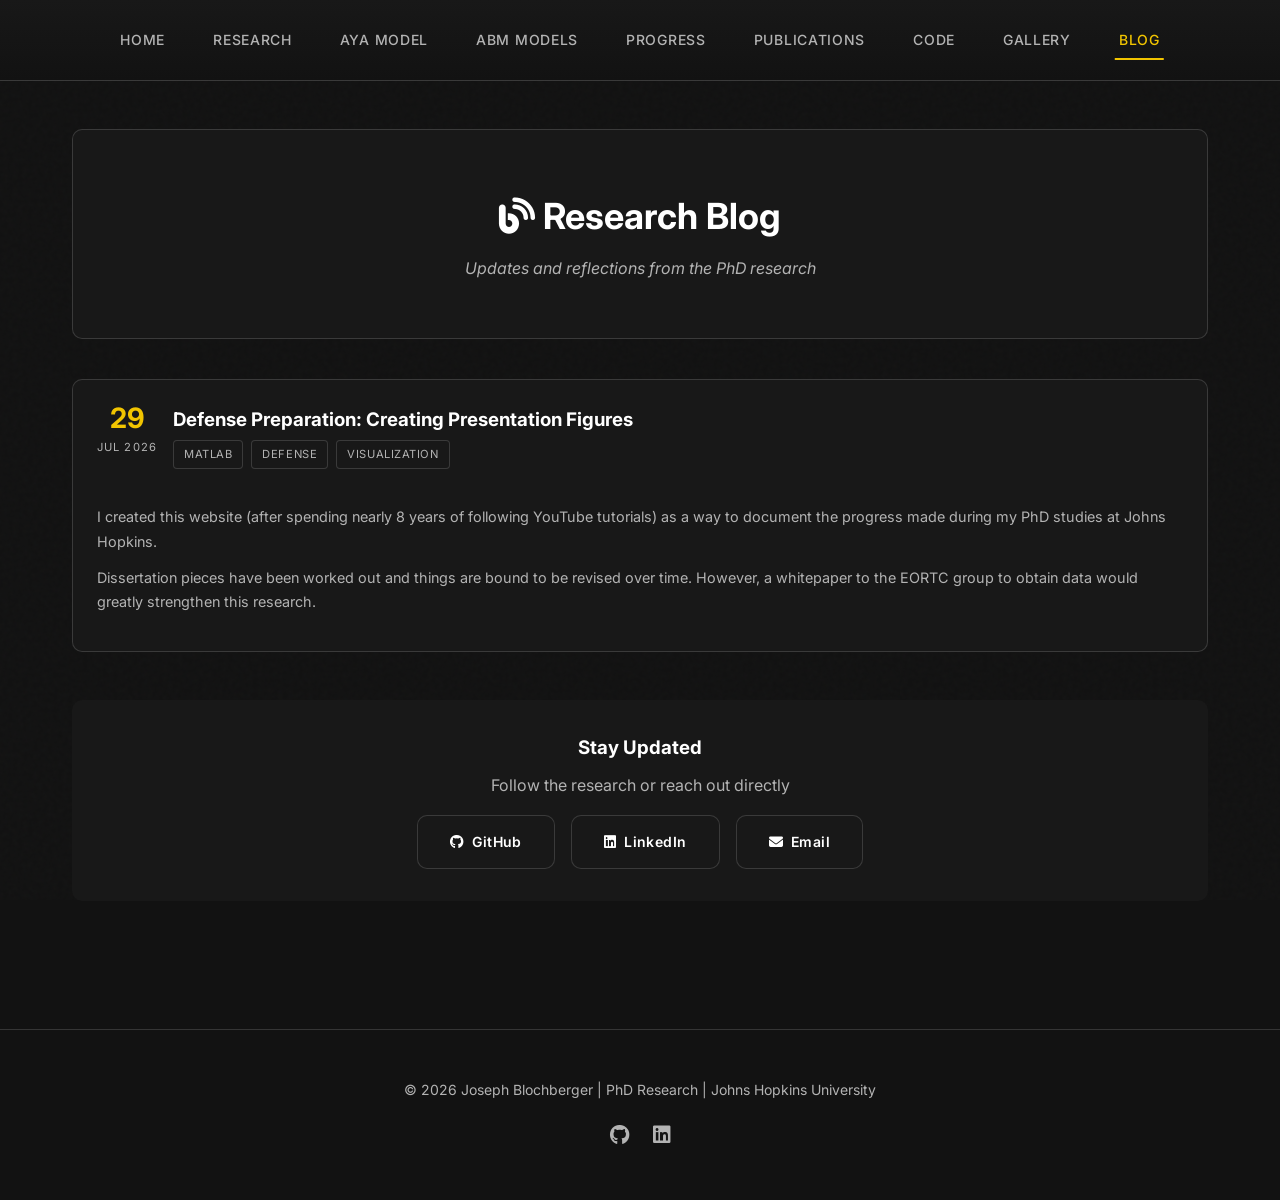
<file: blog.html>
<!DOCTYPE html>
<html lang="en">
<head>
    <meta charset="UTF-8">
    <meta name="viewport" content="width=device-width, initial-scale=1.0">
    <title>Blog | AYA Cancer HRQoL Research</title>
    <link rel="shortcut icon" href="favicon.ico">
    <link rel="stylesheet" href="assets/css/research-styles.css">
    <link rel="stylesheet" href="https://cdnjs.cloudflare.com/ajax/libs/font-awesome/6.4.0/css/all.min.css">
</head>
<body>
    <nav class="research-nav">
        <a href="index.html">Home</a>
        <a href="research.html">Research</a>
        <a href="aya-hrqol-model.html">AYA Model</a>
        <a href="abm-gallery.html">ABM Models</a>
        <a href="dissertation-progress.html">Progress</a>
        <a href="publications.html">Publications</a>
        <a href="code.html">Code</a>
        <a href="gallery.html">Gallery</a>
        <a href="blog.html" class="active">Blog</a>
    </nav>

    <main class="research-main">
        <section class="progress-hero">
            <h1><i class="fas fa-blog"></i> Research Blog</h1>
            <p class="subtitle">Updates and reflections from the PhD research</p>
        </section>

        <!-- BLOG POSTS -->
        <section>
            <div class="updates-feed">
                <!-- POST 1 -->
                <article class="update-card" style="flex-direction: column;">
                    <div style="display: flex; gap: 1rem; margin-bottom: 1rem;">
                        <div class="update-date">
                            <span class="day">29</span>
                            <span class="month">Jul 2026</span>
                        </div>
                        <div style="flex: 1;">
                            <h3 style="margin-bottom: 0.25rem;">Defense Preparation: Creating Presentation Figures</h3>
                            <div class="update-tags">
                                <span class="tag">MATLAB</span>
                                <span class="tag">Defense</span>
                                <span class="tag">Visualization</span>
                            </div>
                        </div>
                    </div>
                    <div class="update-content" style="padding-left: 0;">
                        <p>I created this website (after spending nearly 8 years of following YouTube tutorials) as a way to document the progress made during my PhD studies at Johns Hopkins.</p>
                        <p style="margin-top: 0.75rem;">Dissertation pieces have been worked out and things are bound to be revised over time. However, a whitepaper to the EORTC group to obtain data would greatly strengthen this research.</p>
                    </div>
                </article>
            </div>
        </section>

        <!-- CONNECT -->
        <section style="margin-top: 3rem; background: var(--bg-tertiary); padding: 2rem; border-radius: var(--radius-lg); text-align: center;">
            <h3 style="margin-bottom: 0.5rem;">Stay Updated</h3>
            <p style="color: var(--text-muted); margin-bottom: 1rem;">Follow the research or reach out directly</p>
            <div style="display: flex; gap: 1rem; justify-content: center; flex-wrap: wrap;">
                <a href="https://github.com/joeblochberger" class="btn btn-secondary" style="background: var(--bg-card); color: var(--text-primary); border: 1px solid var(--border);" target="_blank">
                    <i class="fab fa-github"></i> GitHub
                </a>
                <a href="https://www.linkedin.com/in/josephblochberger/" class="btn btn-secondary" style="background: var(--bg-card); color: var(--text-primary); border: 1px solid var(--border);" target="_blank">
                    <i class="fab fa-linkedin"></i> LinkedIn
                </a>
                <a href="mailto:jblochb2@jhu.edu" class="btn btn-secondary" style="background: var(--bg-card); color: var(--text-primary); border: 1px solid var(--border);">
                    <i class="fas fa-envelope"></i> Email
                </a>
            </div>
        </section>
    </main>

    <footer class="research-footer">
        <p>&copy; 2026 Joseph Blochberger | PhD Research | Johns Hopkins University</p>
        <div class="footer-links">
            <a href="https://github.com/joeblochberger" aria-label="GitHub"><i class="fab fa-github"></i></a>
            <a href="https://www.linkedin.com/in/josephblochberger/" aria-label="LinkedIn"><i class="fab fa-linkedin"></i></a>
        </div>
    </footer>
</body>
</html>
</file>
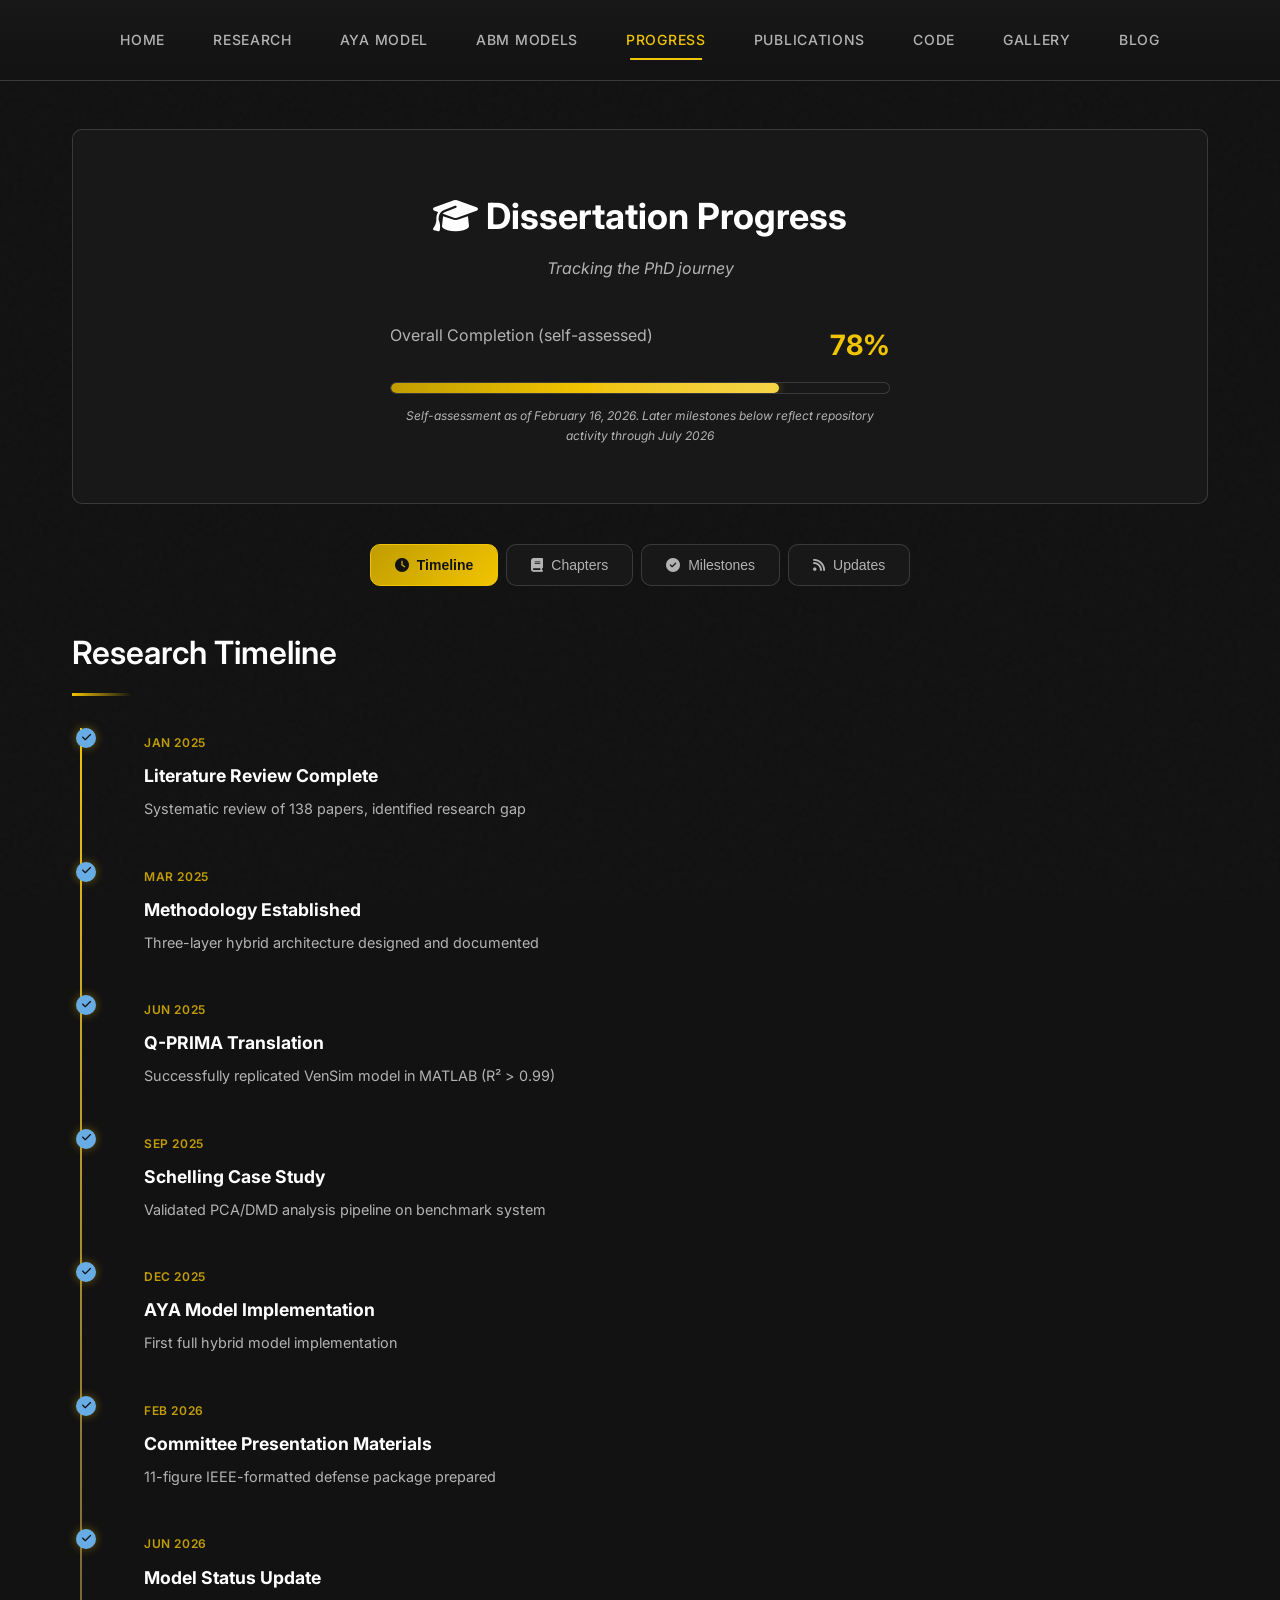
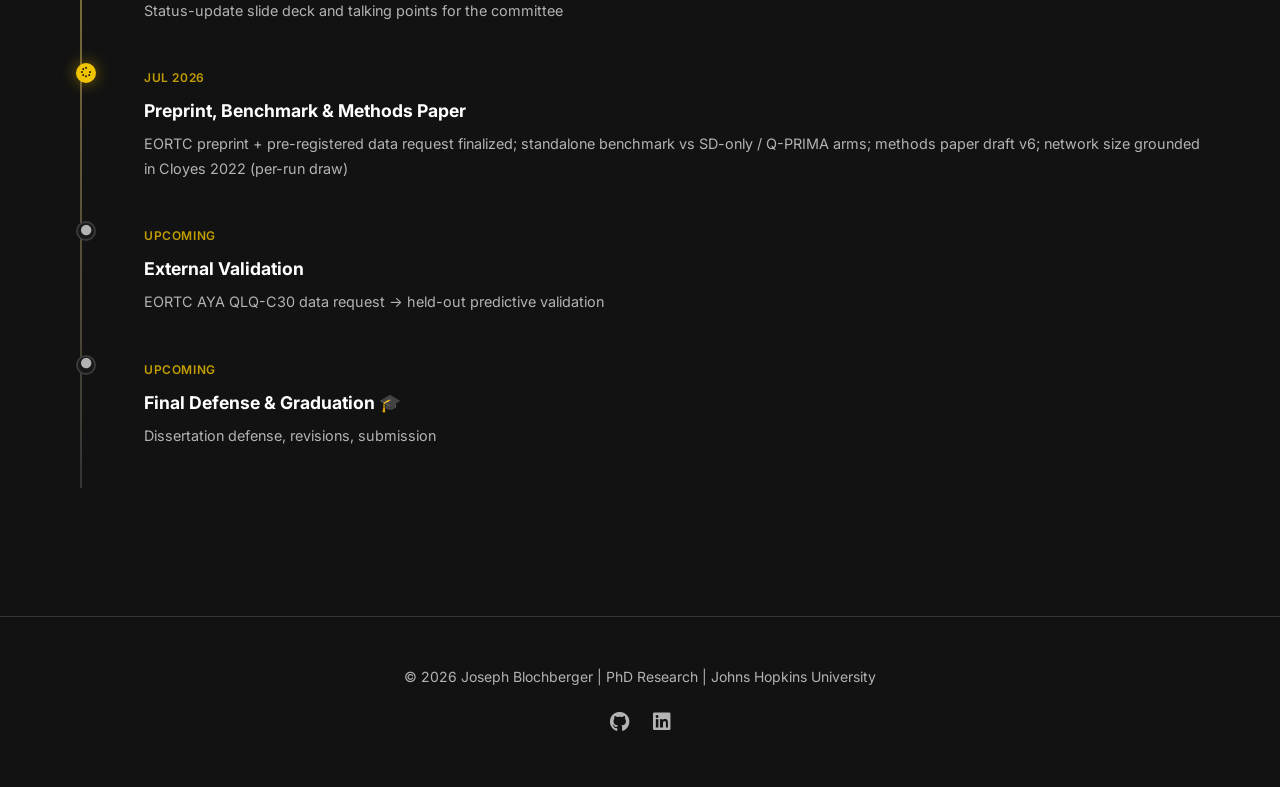
<file: dissertation-progress.html>
<!DOCTYPE html>
<html lang="en">
<head>
    <meta charset="UTF-8">
    <meta name="viewport" content="width=device-width, initial-scale=1.0">
    <title>Dissertation Progress | AYA Cancer HRQoL</title>
    <link rel="shortcut icon" href="favicon.ico">
    <link rel="stylesheet" href="assets/css/research-styles.css">
    <link rel="stylesheet" href="https://cdnjs.cloudflare.com/ajax/libs/font-awesome/6.4.0/css/all.min.css">
</head>
<body>
    <nav class="research-nav">
        <a href="index.html">Home</a>
        <a href="research.html">Research</a>
        <a href="aya-hrqol-model.html">AYA Model</a>
        <a href="abm-gallery.html">ABM Models</a>
        <a href="dissertation-progress.html" class="active">Progress</a>
        <a href="publications.html">Publications</a>
        <a href="code.html">Code</a>
        <a href="gallery.html">Gallery</a>
        <a href="blog.html">Blog</a>
    </nav>

    <main class="research-main">
        <section class="progress-hero">
            <h1><i class="fas fa-graduation-cap"></i> Dissertation Progress</h1>
            <p class="subtitle">Tracking the PhD journey</p>

            <!-- OVERALL PROGRESS BAR -->
            <div class="overall-progress">
                <div class="progress-header">
                    <span>Overall Completion (self-assessed)</span>
                    <span class="progress-percent">78%</span>
                </div>
                <div class="progress-bar-container">
                    <div class="progress-bar" style="width: 78%;"></div>
                </div>
                <p class="progress-note">Self-assessment as of February 16, 2026. Later milestones below reflect repository activity through July 2026</p>
            </div>
        </section>

        <!-- VIEW TOGGLE TABS -->
        <section class="view-tabs">
            <button class="tab-btn active" data-view="timeline">
                <i class="fas fa-clock"></i> Timeline
            </button>
            <button class="tab-btn" data-view="chapters">
                <i class="fas fa-book"></i> Chapters
            </button>
            <button class="tab-btn" data-view="milestones">
                <i class="fas fa-check-circle"></i> Milestones
            </button>
            <button class="tab-btn" data-view="updates">
                <i class="fas fa-rss"></i> Updates
            </button>
        </section>

        <!-- TIMELINE VIEW -->
        <section id="timeline-view" class="view-content active">
            <h2>Research Timeline</h2>
            <div class="timeline">
                <div class="timeline-item completed">
                    <div class="timeline-marker"><i class="fas fa-check"></i></div>
                    <div class="timeline-content">
                        <span class="timeline-date">Jan 2025</span>
                        <h4>Literature Review Complete</h4>
                        <p>Systematic review of 138 papers, identified research gap</p>
                    </div>
                </div>
                <div class="timeline-item completed">
                    <div class="timeline-marker"><i class="fas fa-check"></i></div>
                    <div class="timeline-content">
                        <span class="timeline-date">Mar 2025</span>
                        <h4>Methodology Established</h4>
                        <p>Three-layer hybrid architecture designed and documented</p>
                    </div>
                </div>
                <div class="timeline-item completed">
                    <div class="timeline-marker"><i class="fas fa-check"></i></div>
                    <div class="timeline-content">
                        <span class="timeline-date">Jun 2025</span>
                        <h4>Q-PRIMA Translation</h4>
                        <p>Successfully replicated VenSim model in MATLAB (R&sup2; &gt; 0.99)</p>
                    </div>
                </div>
                <div class="timeline-item completed">
                    <div class="timeline-marker"><i class="fas fa-check"></i></div>
                    <div class="timeline-content">
                        <span class="timeline-date">Sep 2025</span>
                        <h4>Schelling Case Study</h4>
                        <p>Validated PCA/DMD analysis pipeline on benchmark system</p>
                    </div>
                </div>
                <div class="timeline-item completed">
                    <div class="timeline-marker"><i class="fas fa-check"></i></div>
                    <div class="timeline-content">
                        <span class="timeline-date">Dec 2025</span>
                        <h4>AYA Model Implementation</h4>
                        <p>First full hybrid model implementation</p>
                    </div>
                </div>
                <div class="timeline-item completed">
                    <div class="timeline-marker"><i class="fas fa-check"></i></div>
                    <div class="timeline-content">
                        <span class="timeline-date">Feb 2026</span>
                        <h4>Committee Presentation Materials</h4>
                        <p>11-figure IEEE-formatted defense package prepared</p>
                    </div>
                </div>
                <div class="timeline-item completed">
                    <div class="timeline-marker"><i class="fas fa-check"></i></div>
                    <div class="timeline-content">
                        <span class="timeline-date">Jun 2026</span>
                        <h4>Model Status Update</h4>
                        <p>Status-update slide deck and talking points for the committee</p>
                    </div>
                </div>
                <div class="timeline-item current">
                    <div class="timeline-marker"><i class="fas fa-spinner fa-spin"></i></div>
                    <div class="timeline-content">
                        <span class="timeline-date">Jul 2026</span>
                        <h4>Preprint, Benchmark &amp; Methods Paper</h4>
                        <p>EORTC preprint + pre-registered data request finalized; standalone benchmark
                        vs SD-only / Q-PRIMA arms; methods paper draft v6; network size grounded in
                        Cloyes 2022 (per-run draw)</p>
                    </div>
                </div>
                <div class="timeline-item upcoming">
                    <div class="timeline-marker"><i class="fas fa-circle"></i></div>
                    <div class="timeline-content">
                        <span class="timeline-date">Upcoming</span>
                        <h4>External Validation</h4>
                        <p>EORTC AYA QLQ-C30 data request &rarr; held-out predictive validation</p>
                    </div>
                </div>
                <div class="timeline-item upcoming">
                    <div class="timeline-marker"><i class="fas fa-circle"></i></div>
                    <div class="timeline-content">
                        <span class="timeline-date">Upcoming</span>
                        <h4>Final Defense &amp; Graduation 🎓</h4>
                        <p>Dissertation defense, revisions, submission</p>
                    </div>
                </div>
            </div>
        </section>

        <!-- CHAPTERS VIEW -->
        <section id="chapters-view" class="view-content">
            <h2>Chapter-by-Chapter Breakdown <span style="font-size: 0.8rem; color: var(--text-muted); font-weight: normal;">(self-assessed, February 2026)</span></h2>
            <div class="chapters-grid">
                <div class="chapter-card complete">
                    <div class="chapter-header">
                        <span class="chapter-num">1</span>
                        <span class="chapter-status"><i class="fas fa-check-circle"></i> Complete</span>
                    </div>
                    <h4>Introduction</h4>
                    <p>Problem statement, research questions, dissertation structure</p>
                    <div class="chapter-progress">
                        <div class="chapter-bar" style="width: 100%;"></div>
                    </div>
                </div>

                <div class="chapter-card complete">
                    <div class="chapter-header">
                        <span class="chapter-num">2</span>
                        <span class="chapter-status"><i class="fas fa-check-circle"></i> Complete</span>
                    </div>
                    <h4>Literature Review</h4>
                    <p>138 papers, systematic review, gap analysis</p>
                    <div class="chapter-progress">
                        <div class="chapter-bar" style="width: 100%;"></div>
                    </div>
                </div>

                <div class="chapter-card complete">
                    <div class="chapter-header">
                        <span class="chapter-num">3</span>
                        <span class="chapter-status"><i class="fas fa-check-circle"></i> Complete</span>
                    </div>
                    <h4>Methodology</h4>
                    <p>Three-layer architecture, mathematical formulation</p>
                    <div class="chapter-progress">
                        <div class="chapter-bar" style="width: 100%;"></div>
                    </div>
                </div>

                <div class="chapter-card complete">
                    <div class="chapter-header">
                        <span class="chapter-num">4</span>
                        <span class="chapter-status"><i class="fas fa-check-circle"></i> Complete</span>
                    </div>
                    <h4>Schelling Case Study</h4>
                    <p>Method validation on benchmark system</p>
                    <div class="chapter-progress">
                        <div class="chapter-bar" style="width: 100%;"></div>
                    </div>
                </div>

                <div class="chapter-card complete">
                    <div class="chapter-header">
                        <span class="chapter-num">5</span>
                        <span class="chapter-status"><i class="fas fa-check-circle"></i> Complete</span>
                    </div>
                    <h4>AYA Model</h4>
                    <p>Full hybrid model implementation</p>
                    <div class="chapter-progress">
                        <div class="chapter-bar" style="width: 100%;"></div>
                    </div>
                </div>

                <div class="chapter-card in-progress">
                    <div class="chapter-header">
                        <span class="chapter-num">6</span>
                        <span class="chapter-status"><i class="fas fa-spinner"></i> In Progress</span>
                    </div>
                    <h4>Results</h4>
                    <p>Ablation ladder, benchmark docking, scenario analysis</p>
                    <div class="chapter-progress">
                        <div class="chapter-bar" style="width: 75%;"></div>
                    </div>
                </div>

                <div class="chapter-card in-progress">
                    <div class="chapter-header">
                        <span class="chapter-num">7</span>
                        <span class="chapter-status"><i class="fas fa-spinner"></i> In Progress</span>
                    </div>
                    <h4>Discussion</h4>
                    <p>Interpretation, limitations, future work</p>
                    <div class="chapter-progress">
                        <div class="chapter-bar" style="width: 40%;"></div>
                    </div>
                </div>

                <div class="chapter-card not-started">
                    <div class="chapter-header">
                        <span class="chapter-num">8</span>
                        <span class="chapter-status"><i class="fas fa-circle"></i> Not Started</span>
                    </div>
                    <h4>Conclusion</h4>
                    <p>Summary, contributions, future directions</p>
                    <div class="chapter-progress">
                        <div class="chapter-bar" style="width: 0%;"></div>
                    </div>
                </div>
            </div>
        </section>

        <!-- MILESTONES VIEW -->
        <section id="milestones-view" class="view-content">
            <h2>Milestone Checklist</h2>
            <div class="milestones-container">
                <div class="milestone-category">
                    <h3><i class="fas fa-book-open"></i> Literature &amp; Theory</h3>
                    <ul class="milestone-list">
                        <li class="done"><i class="fas fa-check-square"></i> Systematic literature search (138 papers)</li>
                        <li class="done"><i class="fas fa-check-square"></i> Identify research gap (Kenzie 2023 review)</li>
                        <li class="done"><i class="fas fa-check-square"></i> Define theoretical framework</li>
                        <li class="done"><i class="fas fa-check-square"></i> Three-pass reference verification</li>
                    </ul>
                </div>

                <div class="milestone-category">
                    <h3><i class="fas fa-code"></i> Implementation</h3>
                    <ul class="milestone-list">
                        <li class="done"><i class="fas fa-check-square"></i> Q-PRIMA VenSim &rarr; MATLAB translation</li>
                        <li class="done"><i class="fas fa-check-square"></i> Schelling case study validation</li>
                        <li class="done"><i class="fas fa-check-square"></i> Six-interface coupled model (AYA_MVP_Coupled)</li>
                        <li class="done"><i class="fas fa-check-square"></i> No-leak interface verification</li>
                        <li class="done"><i class="fas fa-check-square"></i> Network size grounded in AYA evidence (Cloyes 2022 per-run draw)</li>
                        <li class="done"><i class="fas fa-check-square"></i> Reproducible figure pipeline (fixed seeds)</li>
                    </ul>
                </div>

                <div class="milestone-category">
                    <h3><i class="fas fa-chart-bar"></i> Analysis &amp; Validation</h3>
                    <ul class="milestone-list">
                        <li class="done"><i class="fas fa-check-square"></i> Ablation ladder (layer contributions)</li>
                        <li class="done"><i class="fas fa-check-square"></i> Calibrate/validate split vs empirical anchors</li>
                        <li class="done"><i class="fas fa-check-square"></i> Adaptation sensitivity sweep</li>
                        <li class="done"><i class="fas fa-check-square"></i> Benchmark docking vs SD-only / Q-PRIMA (7.0% validation error)</li>
                        <li class="done"><i class="fas fa-check-square"></i> Seed robustness (20 seeds)</li>
                        <li class="pending"><i class="fas fa-square"></i> Expert CLD review</li>
                        <li class="pending"><i class="fas fa-square"></i> External predictive validation (EORTC data)</li>
                    </ul>
                </div>

                <div class="milestone-category">
                    <h3><i class="fas fa-file-alt"></i> Writing &amp; Defense</h3>
                    <ul class="milestone-list">
                        <li class="done"><i class="fas fa-check-square"></i> Chapters 1-5 complete (self-assessed, Feb 2026)</li>
                        <li class="done"><i class="fas fa-check-square"></i> EORTC preprint manuscript</li>
                        <li class="done"><i class="fas fa-check-square"></i> EORTC data-request whitepaper</li>
                        <li class="in-progress"><i class="fas fa-spinner fa-spin"></i> Methods paper (draft v6, July 2026)</li>
                        <li class="in-progress"><i class="fas fa-spinner fa-spin"></i> Chapters 6-7 (Results, Discussion)</li>
                        <li class="pending"><i class="fas fa-square"></i> Final defense</li>
                        <li class="pending"><i class="fas fa-square"></i> Revisions &amp; submission</li>
                    </ul>
                </div>

                <div class="milestone-category">
                    <h3><i class="fas fa-share-alt"></i> Dissemination</h3>
                    <ul class="milestone-list">
                        <li class="done"><i class="fas fa-check-square"></i> Research repository (private, publication pending)</li>
                        <li class="done"><i class="fas fa-check-square"></i> Research website (this site)</li>
                        <li class="done"><i class="fas fa-check-square"></i> Pre-registered EORTC data request</li>
                        <li class="pending"><i class="fas fa-square"></i> Conference paper submission</li>
                        <li class="pending"><i class="fas fa-square"></i> Journal article submission</li>
                    </ul>
                </div>
            </div>
        </section>

        <!-- UPDATES VIEW -->
        <section id="updates-view" class="view-content">
            <h2>Recent Updates</h2>
            <div class="updates-feed">
                <article class="update-card">
                    <div class="update-date">
                        <span class="day">12</span>
                        <span class="month">Jul 2026</span>
                    </div>
                    <div class="update-content">
                        <h4>Network Size Grounded in AYA Evidence</h4>
                        <p>The support-network mean degree is now drawn per run from the empirical AYA
                        distribution (Cloyes 2022: mean 6, range 2-10) instead of a fixed value. Headline
                        results unchanged; between-patient network heterogeneity now emerges. Methods paper
                        updated to draft v6; all figures and tables regenerated.</p>
                        <div class="update-tags">
                            <span class="tag">Model</span>
                            <span class="tag">Provenance</span>
                            <span class="tag">Paper</span>
                        </div>
                    </div>
                </article>

                <article class="update-card">
                    <div class="update-date">
                        <span class="day">10</span>
                        <span class="month">Jul 2026</span>
                    </div>
                    <div class="update-content">
                        <h4>EORTC Preprint &amp; Benchmark Docking</h4>
                        <p>Finalized the preprint (verified architecture, pattern-oriented results, pre-registered
                        external-validation data request) and the standalone benchmark comparing the full hybrid
                        against SD-only and Q-PRIMA arms: the full coupled model reaches 7.0% validation error
                        across seeds 1 to 20.</p>
                        <div class="update-tags">
                            <span class="tag">Preprint</span>
                            <span class="tag">Validation</span>
                            <span class="tag">Milestone</span>
                        </div>
                    </div>
                </article>

                <article class="update-card">
                    <div class="update-date">
                        <span class="day">23</span>
                        <span class="month">Jun 2026</span>
                    </div>
                    <div class="update-content">
                        <h4>Committee Status Update Materials</h4>
                        <p>Prepared the model status-update deck and talking points covering the coupling
                        formalism, verification results, and the external-validation plan.</p>
                        <div class="update-tags">
                            <span class="tag">Committee</span>
                            <span class="tag">Slides</span>
                        </div>
                    </div>
                </article>

                <article class="update-card">
                    <div class="update-date">
                        <span class="day">16</span>
                        <span class="month">Feb 2026</span>
                    </div>
                    <div class="update-content">
                        <h4>Presentation Figures Generated</h4>
                        <p>Created MATLAB script package to generate all 11 IEEE-formatted figures for
                        the 30-minute committee presentation. Includes architecture diagrams, PCA results,
                        and scenario comparisons.</p>
                        <div class="update-tags">
                            <span class="tag">MATLAB</span>
                            <span class="tag">Figures</span>
                            <span class="tag">Defense</span>
                        </div>
                    </div>
                </article>

                <article class="update-card">
                    <div class="update-date">
                        <span class="day">06</span>
                        <span class="month">Feb 2026</span>
                    </div>
                    <div class="update-content">
                        <h4>Reference Verification Complete</h4>
                        <p>Verified all 138 references. Found 2 hallucinations and 1 incorrect citation
                        (wrong journal). Created Excel workbook with 3-pass verification methodology.</p>
                        <div class="update-tags">
                            <span class="tag">Literature</span>
                            <span class="tag">Quality</span>
                        </div>
                    </div>
                </article>

                <article class="update-card">
                    <div class="update-date">
                        <span class="day">20</span>
                        <span class="month">Jan 2026</span>
                    </div>
                    <div class="update-content">
                        <h4>Q-PRIMA Translation Validated</h4>
                        <p>Translated the Q-PRIMA model of Hasgul from VenSim to MATLAB.
                        Achieved R&sup2; &gt; 0.99 correlation with the original trajectories. The result validates
                        the implementation pipeline.</p>
                        <div class="update-tags">
                            <span class="tag">Validation</span>
                            <span class="tag">MATLAB</span>
                            <span class="tag">Milestone</span>
                        </div>
                    </div>
                </article>
            </div>
            <a href="blog.html" class="btn btn-secondary">View All Updates &rarr;</a>
        </section>
    </main>

    <footer class="research-footer">
        <p>&copy; 2026 Joseph Blochberger | PhD Research | Johns Hopkins University</p>
        <div class="footer-links">
            <a href="https://github.com/joeblochberger" aria-label="GitHub"><i class="fab fa-github"></i></a>
            <a href="https://www.linkedin.com/in/josephblochberger/" aria-label="LinkedIn"><i class="fab fa-linkedin"></i></a>
        </div>
    </footer>

    <script>
        // Tab switching functionality
        document.querySelectorAll('.tab-btn').forEach(btn => {
            btn.addEventListener('click', () => {
                document.querySelectorAll('.tab-btn').forEach(b => b.classList.remove('active'));
                document.querySelectorAll('.view-content').forEach(v => v.classList.remove('active'));

                btn.classList.add('active');
                const viewId = btn.dataset.view + '-view';
                document.getElementById(viewId).classList.add('active');
            });
        });
    </script>
</body>
</html>
</file>
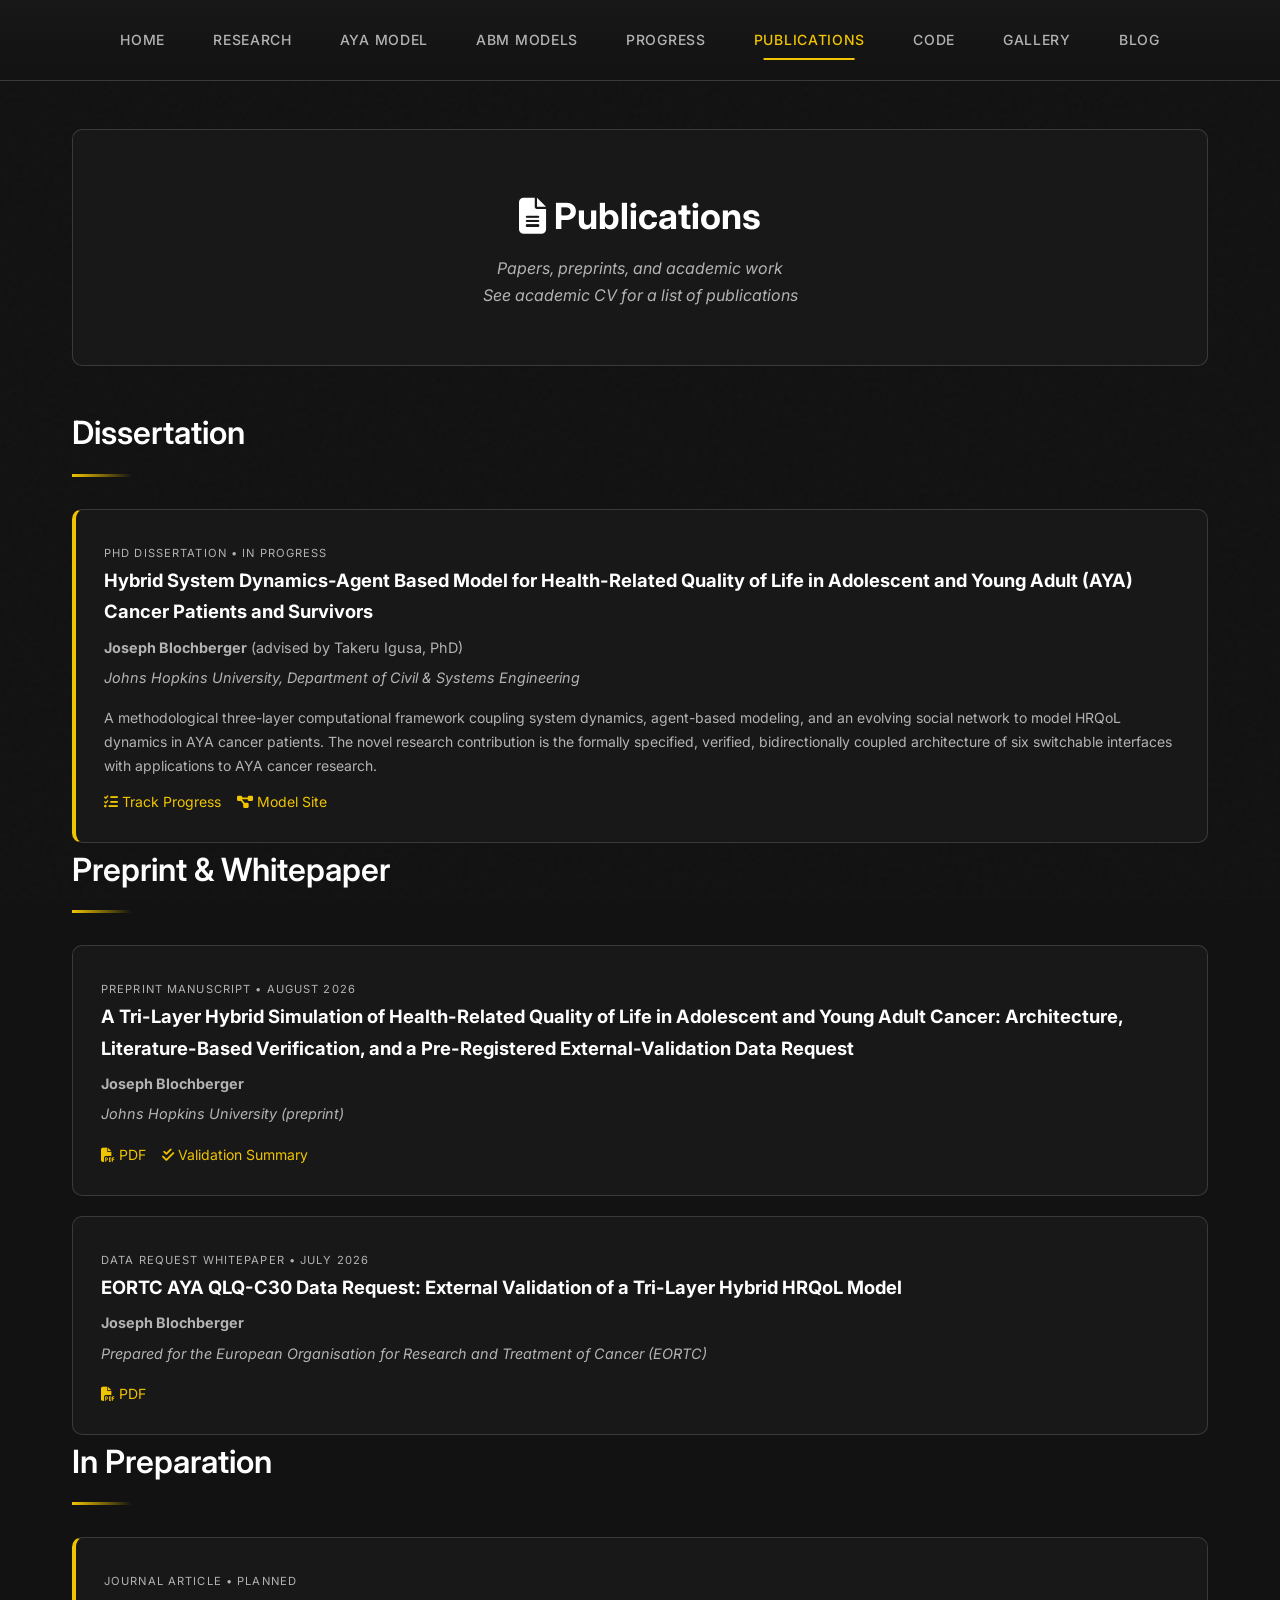
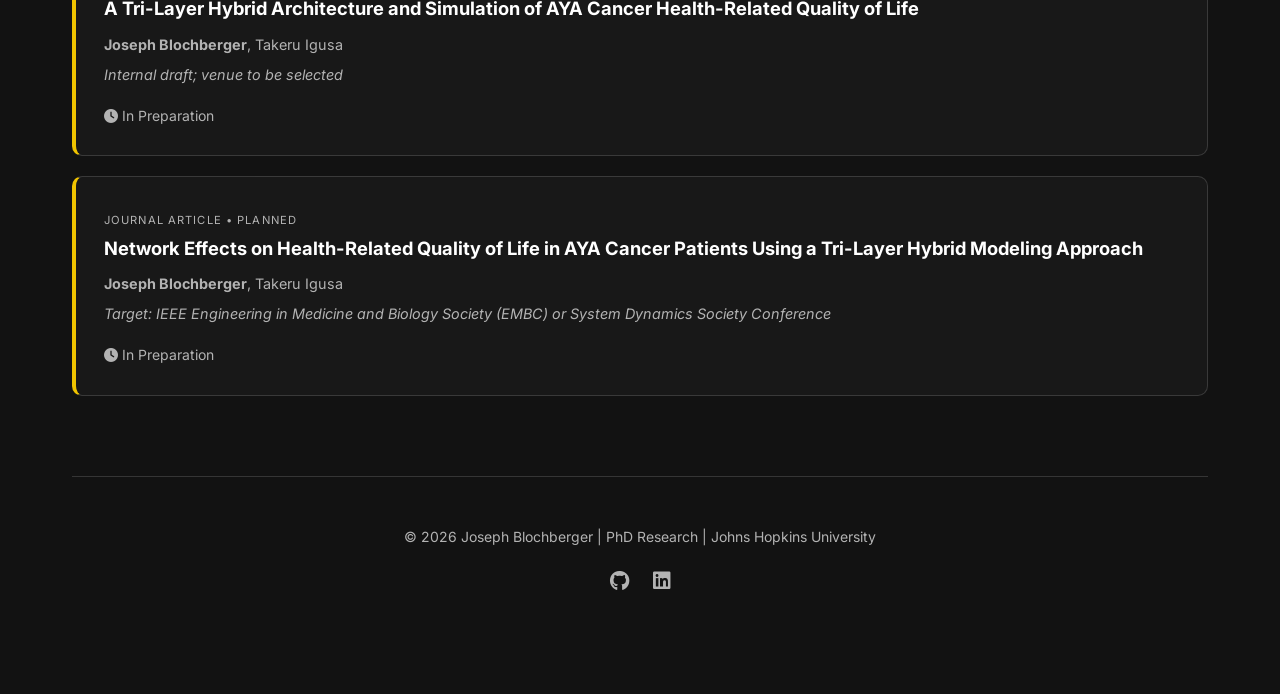
<file: publications.html>
<!DOCTYPE html>
<html lang="en">
<head>
    <meta charset="UTF-8">
    <meta name="viewport" content="width=device-width, initial-scale=1.0">
    <title>Publications | AYA Cancer HRQoL</title>
    <link rel="shortcut icon" href="favicon.ico">
    <link rel="stylesheet" href="assets/css/research-styles.css">
    <link rel="stylesheet" href="https://cdnjs.cloudflare.com/ajax/libs/font-awesome/6.4.0/css/all.min.css">
</head>
<body>
    <nav class="research-nav">
        <a href="index.html">Home</a>
        <a href="research.html">Research</a>
        <a href="aya-hrqol-model.html">AYA Model</a>
        <a href="abm-gallery.html">ABM Models</a>
        <a href="dissertation-progress.html">Progress</a>
        <a href="publications.html" class="active">Publications</a>
        <a href="code.html">Code</a>
        <a href="gallery.html">Gallery</a>
        <a href="blog.html">Blog</a>
    </nav>

    <main class="research-main">
        <section class="progress-hero">
            <h1><i class="fas fa-file-alt"></i> Publications</h1>
            <p class="subtitle">Papers, preprints, and academic work</p>
            <p class="subtitle">See academic CV for a list of publications</p>
        </section>

        <!-- DISSERTATION -->
        <section>
            <h2>Dissertation</h2>
            <div class="publications-list">
                <div class="publication-card in-progress">
                    <span class="pub-type">PhD Dissertation &bull; In Progress</span>
                    <h3>Hybrid System Dynamics-Agent Based Model for Health-Related Quality of Life in Adolescent and Young Adult (AYA) Cancer Patients and Survivors</h3>
                    <p class="pub-authors"><strong>Joseph Blochberger</strong> (advised by Takeru Igusa, PhD)</p>
                    <p class="pub-venue">Johns Hopkins University, Department of Civil &amp; Systems Engineering</p>
                    <p style="font-size: 0.875rem; color: var(--text-muted); margin-bottom: 0.75rem;">
                        A methodological three-layer computational framework coupling system dynamics, agent-based
                        modeling, and an evolving social network to model HRQoL dynamics in AYA cancer patients.
                        The novel research contribution is the formally specified, verified, bidirectionally coupled architecture
                        of six switchable interfaces with applications to AYA cancer research.
                    </p>
                    <div class="pub-links">
                        <a href="dissertation-progress.html"><i class="fas fa-tasks"></i> Track Progress</a>
                        <a href="aya-hrqol-model.html"><i class="fas fa-diagram-project"></i> Model Site</a>
                    </div>
                </div>
            </div>
        </section>

        <!-- PREPRINT & WHITEPAPER -->
        <section>
            <h2>Preprint &amp; Whitepaper</h2>
            <div class="publications-list">
                <div class="publication-card">
                    <span class="pub-type">Preprint Manuscript &bull; August 2026</span>
                    <h3>A Tri-Layer Hybrid Simulation of Health-Related Quality of Life in Adolescent and Young Adult Cancer: Architecture, Literature-Based Verification, and a Pre-Registered External-Validation Data Request</h3>
                    <p class="pub-authors"><strong>Joseph Blochberger</strong></p>
                    <p class="pub-venue">Johns Hopkins University (preprint)</p>
                    <div class="pub-links">
                        <a href="assets/aya/EORTC_Preprint.pdf" target="_blank"><i class="fas fa-file-pdf"></i> PDF</a>
                        <a href="aya-hrqol-model.html#validation"><i class="fas fa-check-double"></i> Validation Summary</a>
                    </div>
                </div>

                <div class="publication-card">
                    <span class="pub-type">Data Request Whitepaper &bull; July 2026</span>
                    <h3>EORTC AYA QLQ-C30 Data Request: External Validation of a Tri-Layer Hybrid HRQoL Model</h3>
                    <p class="pub-authors"><strong>Joseph Blochberger</strong></p>
                    <p class="pub-venue">Prepared for the European Organisation for Research and Treatment of Cancer (EORTC)</p>
                    <div class="pub-links">
                        <a href="assets/aya/EORTC_Data_Request_Whitepaper.pdf" target="_blank"><i class="fas fa-file-pdf"></i> PDF</a>
                    </div>
                </div>
            </div>
        </section>

        <!-- IN PREPARATION -->
        <section>
            <h2>In Preparation</h2>
            <div class="publications-list">
                <div class="publication-card in-progress">
                    <span class="pub-type">Journal Article &bull; Planned</span>
                    <h3>A Tri-Layer Hybrid Architecture and Simulation of AYA Cancer Health-Related Quality of Life</h3>
                    <p class="pub-authors"><strong>Joseph Blochberger</strong>, Takeru Igusa</p>
                    <p class="pub-venue">Internal draft; venue to be selected</p>
                    <div class="pub-links">
                        <span class="pub-status"><i class="fas fa-clock"></i> In Preparation</span>
                    </div>
                </div>
                <div class="publication-card in-progress">
                    <span class="pub-type">Journal Article &bull; Planned</span>
                    <h3>Network Effects on Health-Related Quality of Life in AYA Cancer Patients Using a Tri-Layer Hybrid Modeling Approach</h3>
                    <p class="pub-authors"><strong>Joseph Blochberger</strong>, Takeru Igusa</p>
                    <p class="pub-venue">Target: IEEE Engineering in Medicine and Biology Society (EMBC) or System Dynamics Society Conference</p>
                    <div class="pub-links">
                        <span class="pub-status"><i class="fas fa-clock"></i> In Preparation</span>
                    </div>
                </div>
            </div>
        </section>

    <footer class="research-footer">
        <p>&copy; 2026 Joseph Blochberger | PhD Research | Johns Hopkins University</p>
        <div class="footer-links">
            <a href="https://github.com/joeblochberger" aria-label="GitHub"><i class="fab fa-github"></i></a>
            <a href="https://www.linkedin.com/in/josephblochberger/" aria-label="LinkedIn"><i class="fab fa-linkedin"></i></a>
        </div>
    </footer>
    </main>
</body>
</html>
</file>
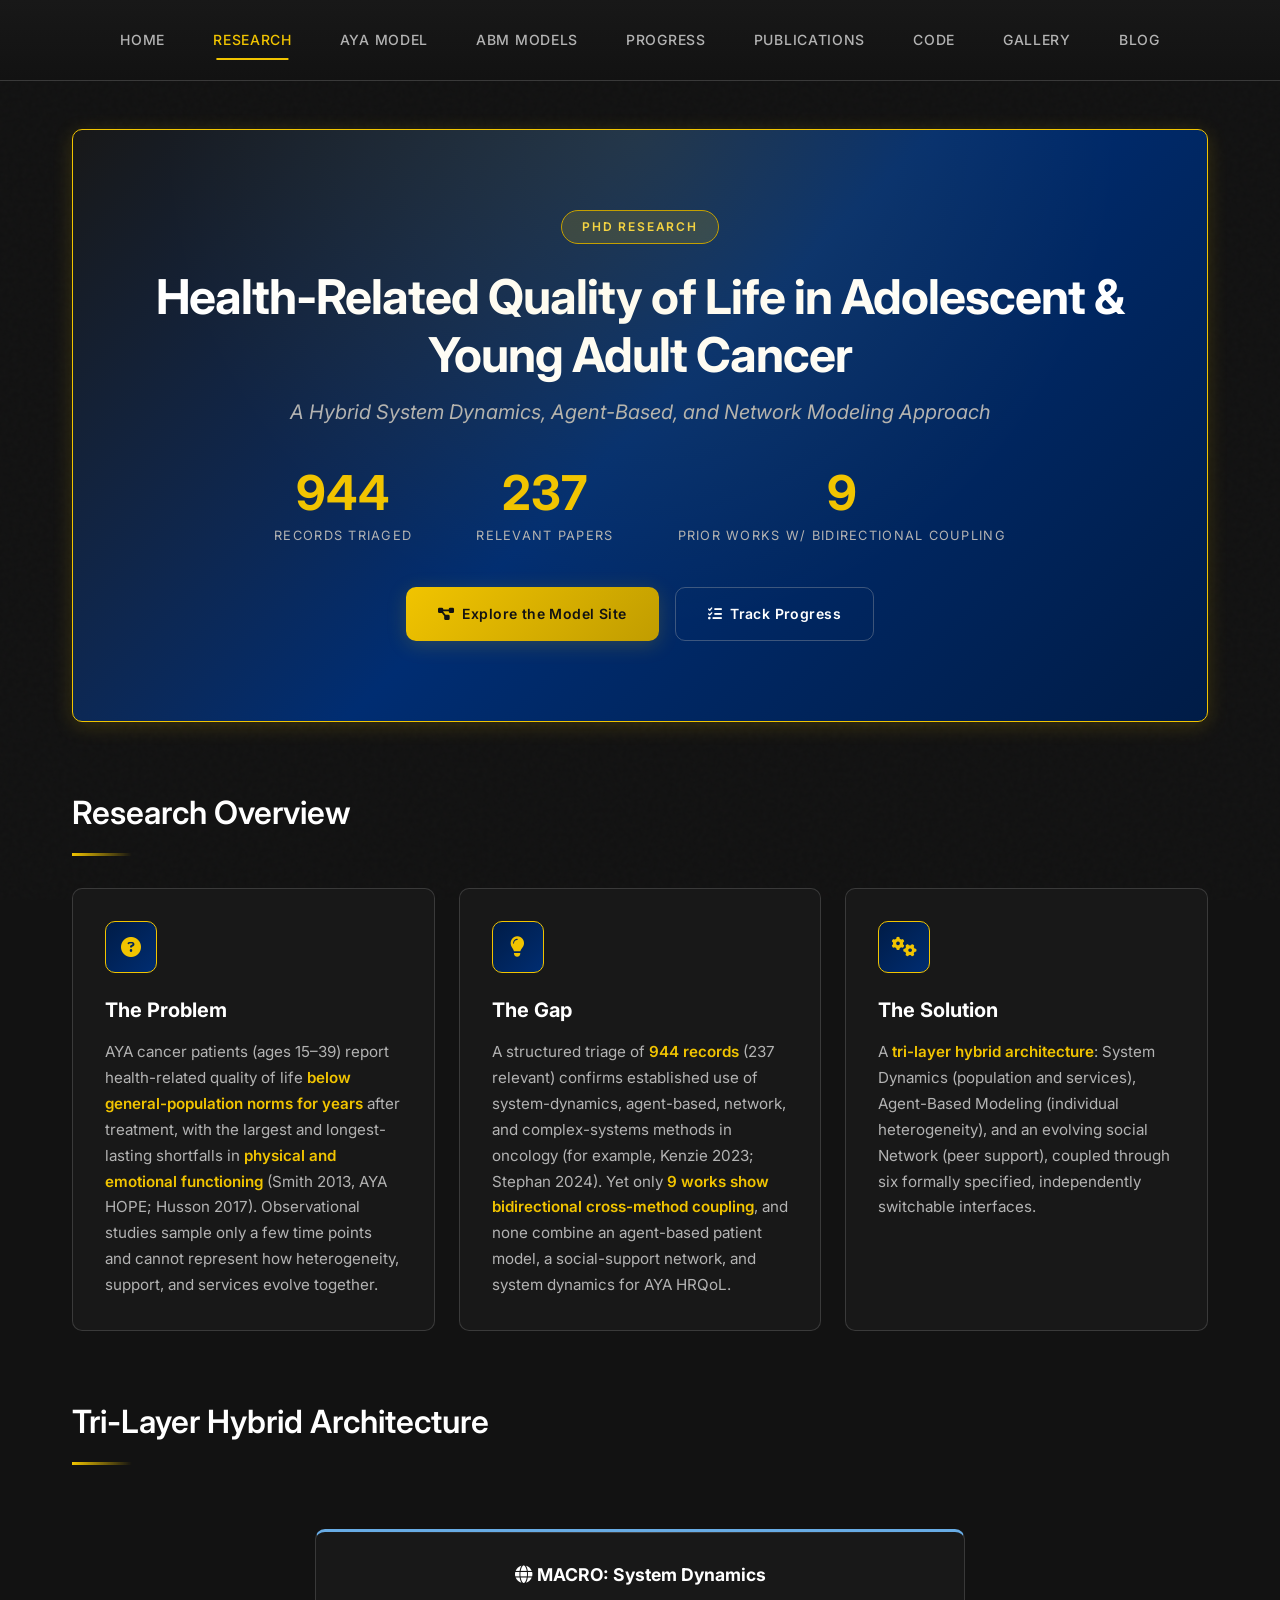
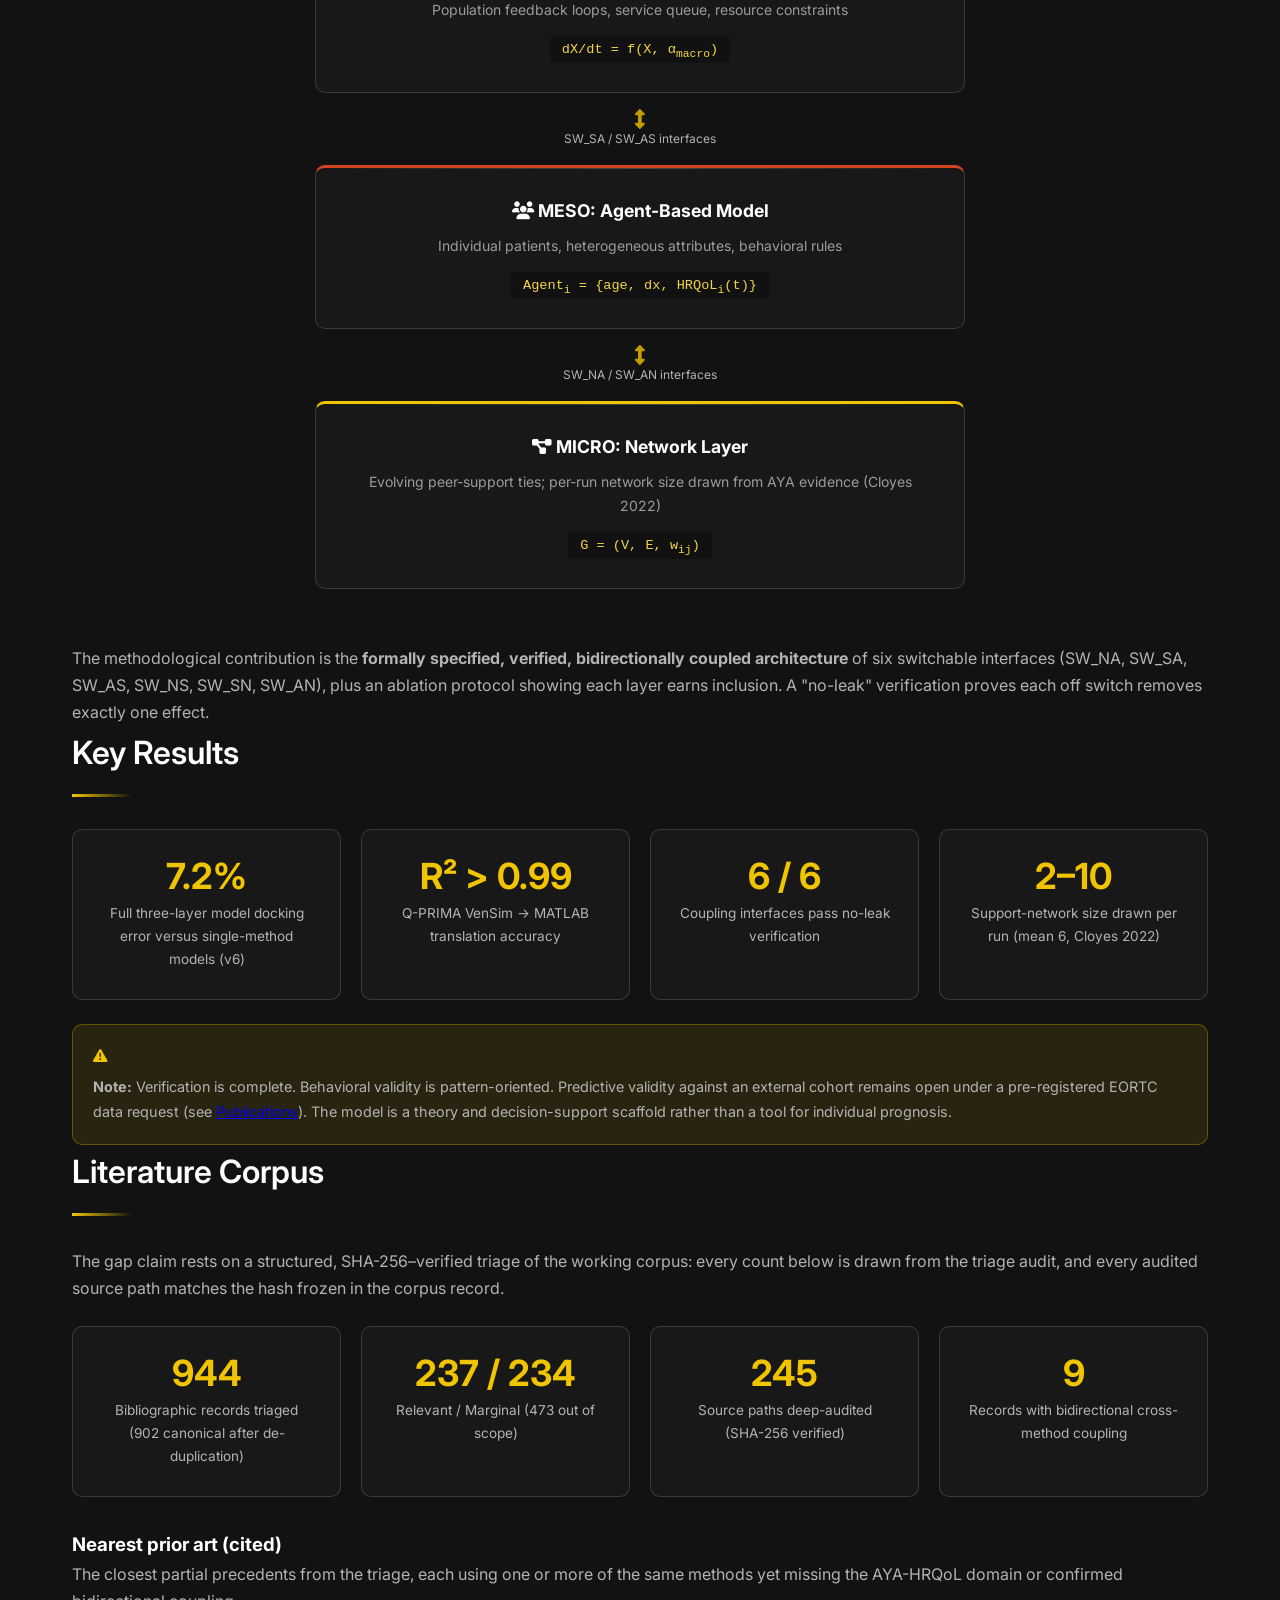
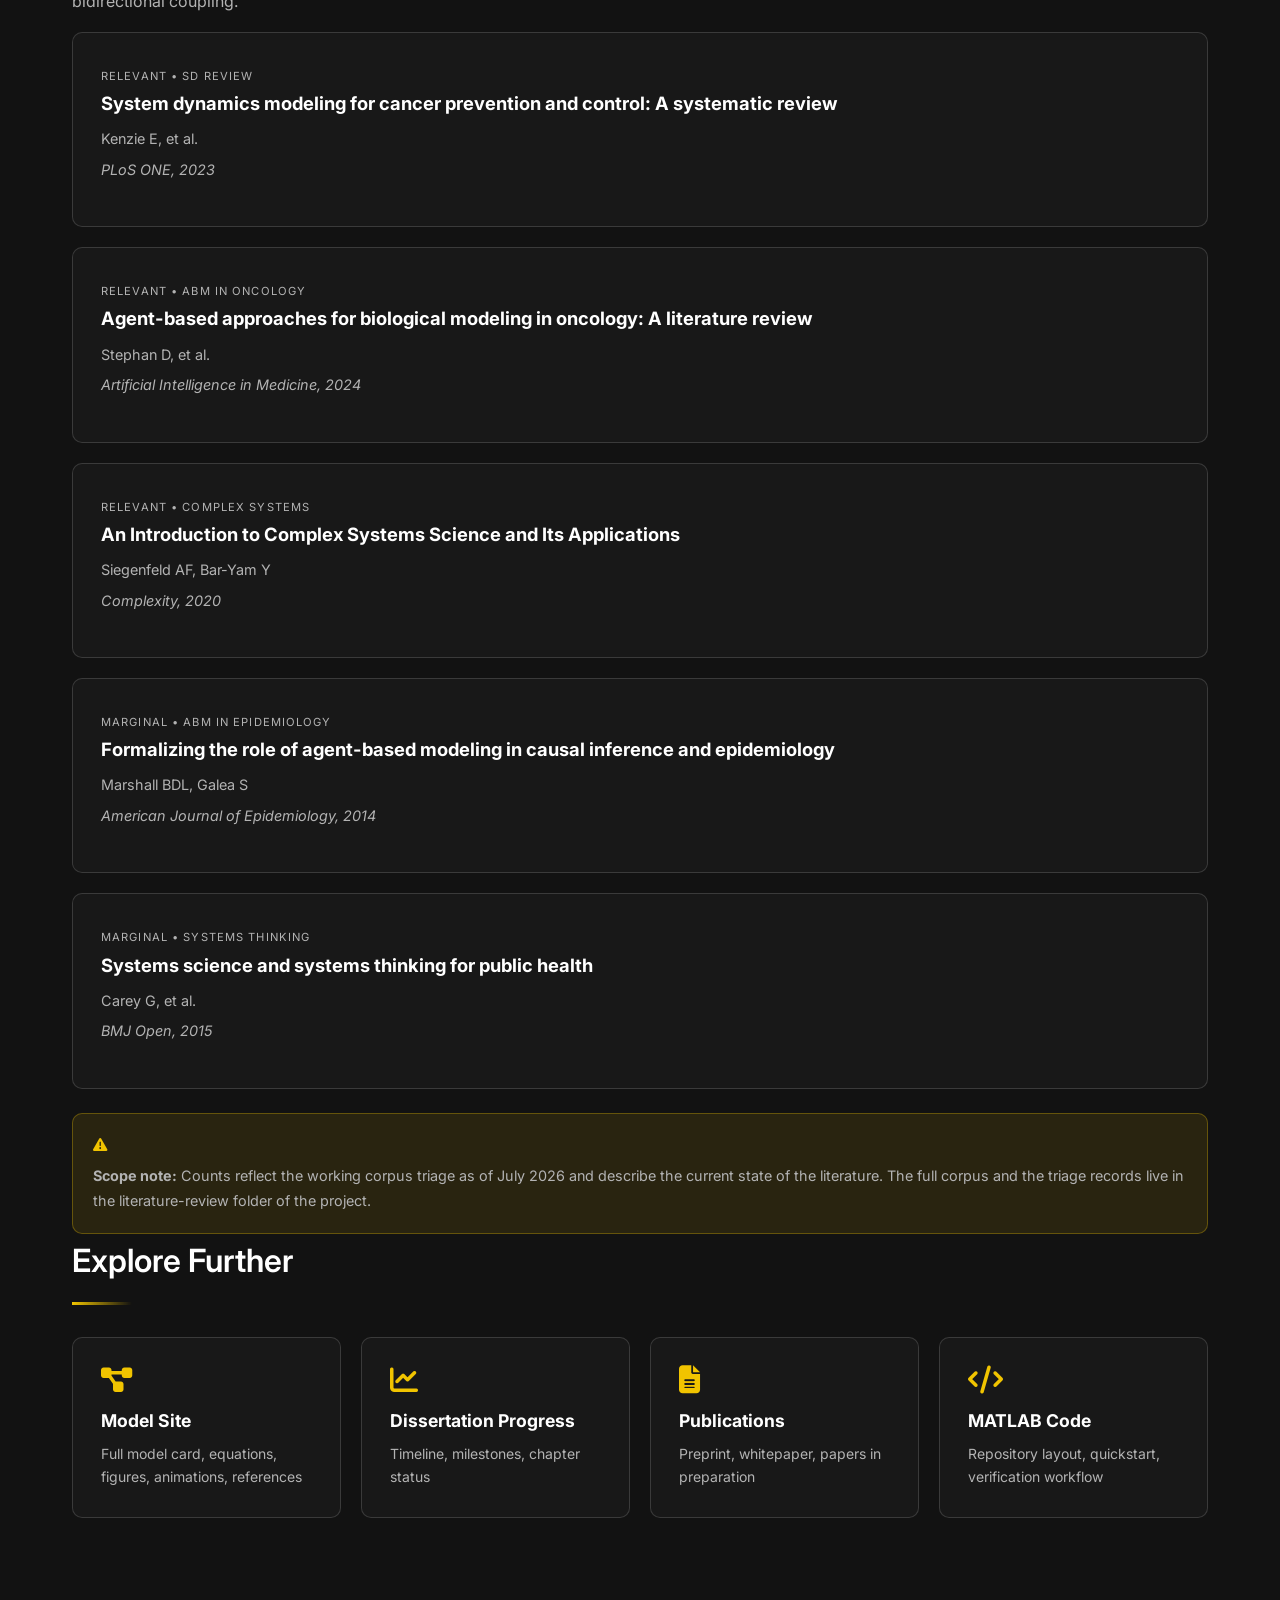
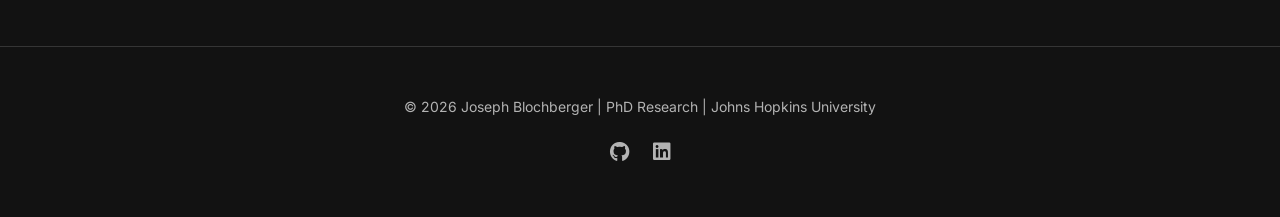
<file: research.html>
<!DOCTYPE html>
<html lang="en">
<head>
    <meta charset="UTF-8">
    <meta name="viewport" content="width=device-width, initial-scale=1.0">
    <title>Research | AYA Cancer HRQoL</title>
    <link rel="shortcut icon" href="favicon.ico">
    <link rel="stylesheet" href="assets/css/research-styles.css">
    <link rel="stylesheet" href="https://cdnjs.cloudflare.com/ajax/libs/font-awesome/6.4.0/css/all.min.css">
</head>
<body>
    <nav class="research-nav">
        <a href="index.html">Home</a>
        <a href="research.html" class="active">Research</a>
        <a href="aya-hrqol-model.html">AYA Model</a>
        <a href="abm-gallery.html">ABM Models</a>
        <a href="dissertation-progress.html">Progress</a>
        <a href="publications.html">Publications</a>
        <a href="code.html">Code</a>
        <a href="gallery.html">Gallery</a>
        <a href="blog.html">Blog</a>
    </nav>

    <main class="research-main">
        <!-- HERO SECTION -->
        <section class="research-hero">
            <div class="hero-content">
                <span class="research-badge">PhD Research</span>
                <h1>Health-Related Quality of Life in Adolescent & Young Adult Cancer</h1>
                <p class="subtitle">A Hybrid System Dynamics, Agent-Based, and Network Modeling Approach</p>
                <div class="hero-stats">
                    <div class="stat">
                        <span class="stat-number">944</span>
                        <span class="stat-label">Records Triaged</span>
                    </div>
                    <div class="stat">
                        <span class="stat-number">237</span>
                        <span class="stat-label">Relevant Papers</span>
                    </div>
                    <div class="stat">
                        <span class="stat-number">9</span>
                        <span class="stat-label">Prior Works w/ Bidirectional Coupling</span>
                    </div>
                </div>
                <div class="hero-buttons">
                    <a href="aya-hrqol-model.html" class="btn btn-primary">
                        <i class="fas fa-diagram-project"></i> Explore the Model Site
                    </a>
                    <a href="dissertation-progress.html" class="btn btn-secondary">
                        <i class="fas fa-tasks"></i> Track Progress
                    </a>
                </div>
            </div>
        </section>

        <!-- RESEARCH OVERVIEW -->
        <section class="research-overview">
            <h2>Research Overview</h2>
            <div class="overview-grid">
                <div class="overview-card">
                    <div class="card-icon"><i class="fas fa-question-circle"></i></div>
                    <h3>The Problem</h3>
                    <p>AYA cancer patients (ages 15&ndash;39) report health-related quality of life
                    <strong>below general-population norms for years</strong> after treatment, with the largest and
                    longest-lasting shortfalls in <strong>physical and emotional functioning</strong>
                    (Smith 2013, AYA HOPE; Husson 2017). Observational studies sample only a few time points and
                    cannot represent how heterogeneity, support, and services evolve together.</p>
                </div>
                <div class="overview-card">
                    <div class="card-icon"><i class="fas fa-lightbulb"></i></div>
                    <h3>The Gap</h3>
                    <p>A structured triage of <strong>944 records</strong> (237 relevant) confirms established use of
                    system-dynamics, agent-based, network, and complex-systems methods in oncology
                    (for example, Kenzie 2023; Stephan 2024). Yet only <strong>9 works show bidirectional cross-method
                    coupling</strong>, and none combine an agent-based patient model, a social-support network, and
                    system dynamics for AYA HRQoL.</p>
                </div>
                <div class="overview-card">
                    <div class="card-icon"><i class="fas fa-cogs"></i></div>
                    <h3>The Solution</h3>
                    <p>A <strong>tri-layer hybrid architecture</strong>: System Dynamics (population and services),
                    Agent-Based Modeling (individual heterogeneity), and an evolving social Network (peer support),
                    coupled through six formally specified, independently switchable interfaces.</p>
                </div>
            </div>
        </section>

        <!-- THREE-LAYER ARCHITECTURE -->
        <section class="architecture-section">
            <h2>Tri-Layer Hybrid Architecture</h2>
            <div class="architecture-diagram">
                <div class="layer layer-macro">
                    <h4><i class="fas fa-globe"></i> MACRO: System Dynamics</h4>
                    <p>Population feedback loops, service queue, resource constraints</p>
                    <code>dX/dt = f(X, &alpha;<sub>macro</sub>)</code>
                </div>
                <div class="layer-connector">
                    <i class="fas fa-arrows-alt-v"></i>
                    <span>SW_SA / SW_AS interfaces</span>
                </div>
                <div class="layer layer-meso">
                    <h4><i class="fas fa-users"></i> MESO: Agent-Based Model</h4>
                    <p>Individual patients, heterogeneous attributes, behavioral rules</p>
                    <code>Agent<sub>i</sub> = {age, dx, HRQoL<sub>i</sub>(t)}</code>
                </div>
                <div class="layer-connector">
                    <i class="fas fa-arrows-alt-v"></i>
                    <span>SW_NA / SW_AN interfaces</span>
                </div>
                <div class="layer layer-micro">
                    <h4><i class="fas fa-project-diagram"></i> MICRO: Network Layer</h4>
                    <p>Evolving peer-support ties; per-run network size drawn from AYA evidence (Cloyes 2022)</p>
                    <code>G = (V, E, w<sub>ij</sub>)</code>
                </div>
            </div>
            <p style="margin-top: 1.5rem; color: var(--text-secondary);">
                The methodological contribution is the <strong>formally specified, verified, bidirectionally
                coupled architecture</strong> of six switchable interfaces (SW_NA, SW_SA, SW_AS, SW_NS, SW_SN, SW_AN),
                plus an ablation protocol showing each layer earns inclusion. A "no-leak" verification proves each
                off switch removes exactly one effect.
            </p>
        </section>

        <!-- KEY FINDINGS PREVIEW -->
        <section class="findings-section">
            <h2>Key Results</h2>
            <div class="findings-grid">
                <div class="finding-card">
                    <div class="finding-value">7.2%</div>
                    <div class="finding-label">Full three-layer model docking error versus single-method models (v6)</div>
                </div>
                <div class="finding-card">
                    <div class="finding-value">R&sup2; &gt; 0.99</div>
                    <div class="finding-label">Q-PRIMA VenSim &rarr; MATLAB translation accuracy</div>
                </div>
                <div class="finding-card">
                    <div class="finding-value">6 / 6</div>
                    <div class="finding-label">Coupling interfaces pass no-leak verification</div>
                </div>
                <div class="finding-card">
                    <div class="finding-value">2&ndash;10</div>
                    <div class="finding-label">Support-network size drawn per run (mean 6, Cloyes 2022)</div>
                </div>
            </div>
            <p class="findings-caveat">
                <i class="fas fa-exclamation-triangle"></i>
                <span><strong>Note:</strong> Verification is complete. Behavioral validity is pattern-oriented.
                Predictive validity against an external cohort remains open under a pre-registered EORTC data
                request (see <a href="publications.html">Publications</a>). The model is a theory and
                decision-support scaffold rather than a tool for individual prognosis.</span>
            </p>
        </section>

        <!-- LITERATURE CORPUS -->
        <section class="findings-section">
            <h2>Literature Corpus</h2>
            <p style="color: var(--text-secondary); margin-bottom: 1.5rem;">
                The gap claim rests on a structured, SHA-256&ndash;verified triage of the working corpus: every
                count below is drawn from the triage audit, and every audited source path matches the hash
                frozen in the corpus record.
            </p>
            <div class="findings-grid">
                <div class="finding-card">
                    <div class="finding-value">944</div>
                    <div class="finding-label">Bibliographic records triaged (902 canonical after de-duplication)</div>
                </div>
                <div class="finding-card">
                    <div class="finding-value">237 / 234</div>
                    <div class="finding-label">Relevant / Marginal (473 out of scope)</div>
                </div>
                <div class="finding-card">
                    <div class="finding-value">245</div>
                    <div class="finding-label">Source paths deep-audited (SHA-256 verified)</div>
                </div>
                <div class="finding-card">
                    <div class="finding-value">9</div>
                    <div class="finding-label">Records with bidirectional cross-method coupling</div>
                </div>
            </div>

            <h3 style="margin-top: 2rem;">Nearest prior art (cited)</h3>
            <p style="color: var(--text-secondary); margin-bottom: 1rem;">
                The closest partial precedents from the triage, each using one or more of the same methods yet
                missing the AYA-HRQoL domain or confirmed bidirectional coupling.
            </p>
            <div class="publications-list">
                <div class="publication-card">
                    <span class="pub-type">Relevant &bull; SD review</span>
                    <h3>System dynamics modeling for cancer prevention and control: A systematic review</h3>
                    <p class="pub-authors">Kenzie E, et al.</p>
                    <p class="pub-venue">PLoS ONE, 2023</p>
                </div>
                <div class="publication-card">
                    <span class="pub-type">Relevant &bull; ABM in oncology</span>
                    <h3>Agent-based approaches for biological modeling in oncology: A literature review</h3>
                    <p class="pub-authors">Stephan D, et al.</p>
                    <p class="pub-venue">Artificial Intelligence in Medicine, 2024</p>
                </div>
                <div class="publication-card">
                    <span class="pub-type">Relevant &bull; Complex systems</span>
                    <h3>An Introduction to Complex Systems Science and Its Applications</h3>
                    <p class="pub-authors">Siegenfeld AF, Bar-Yam Y</p>
                    <p class="pub-venue">Complexity, 2020</p>
                </div>
                <div class="publication-card">
                    <span class="pub-type">Marginal &bull; ABM in epidemiology</span>
                    <h3>Formalizing the role of agent-based modeling in causal inference and epidemiology</h3>
                    <p class="pub-authors">Marshall BDL, Galea S</p>
                    <p class="pub-venue">American Journal of Epidemiology, 2014</p>
                </div>
                <div class="publication-card">
                    <span class="pub-type">Marginal &bull; Systems thinking</span>
                    <h3>Systems science and systems thinking for public health</h3>
                    <p class="pub-authors">Carey G, et al.</p>
                    <p class="pub-venue">BMJ Open, 2015</p>
                </div>
            </div>
            <p class="findings-caveat" style="margin-top: 1.5rem;">
                <i class="fas fa-exclamation-triangle"></i>
                <span><strong>Scope note:</strong> Counts reflect the working corpus triage as of July 2026 and
                describe the current state of the literature. The full corpus and the triage records live in the
                literature-review folder of the project.</span>
            </p>
        </section>

        <!-- QUICK LINKS -->
        <section class="quick-links">
            <h2>Explore Further</h2>
            <div class="links-grid">
                <a href="aya-hrqol-model.html" class="link-card">
                    <i class="fas fa-diagram-project"></i>
                    <h4>Model Site</h4>
                    <p>Full model card, equations, figures, animations, references</p>
                </a>
                <a href="dissertation-progress.html" class="link-card">
                    <i class="fas fa-chart-line"></i>
                    <h4>Dissertation Progress</h4>
                    <p>Timeline, milestones, chapter status</p>
                </a>
                <a href="publications.html" class="link-card">
                    <i class="fas fa-file-alt"></i>
                    <h4>Publications</h4>
                    <p>Preprint, whitepaper, papers in preparation</p>
                </a>
                <a href="code.html" class="link-card">
                    <i class="fas fa-code"></i>
                    <h4>MATLAB Code</h4>
                    <p>Repository layout, quickstart, verification workflow</p>
                </a>
            </div>
        </section>
    </main>

    <!-- FOOTER -->
    <footer class="research-footer">
        <p>&copy; 2026 Joseph Blochberger | PhD Research | Johns Hopkins University</p>
        <div class="footer-links">
            <a href="https://github.com/joeblochberger" aria-label="GitHub"><i class="fab fa-github"></i></a>
            <a href="https://www.linkedin.com/in/josephblochberger/" aria-label="LinkedIn"><i class="fab fa-linkedin"></i></a>
        </div>
    </footer>
</body>
</html>
</file>
<file: assets/css/research-styles.css>
/* ============================================
   PORTFOLIO STYLES
   All color, radius, and font values come from tokens.css
   (single source of truth). No raw hex lives in this file.
   ============================================ */
@import url("tokens.css");

/* Reset & Base */
* {
    margin: 0;
    padding: 0;
    box-sizing: border-box;
}

body {
    font-family: var(--font-sans);
    background: var(--bg-primary);
    color: var(--text-primary);
    line-height: 1.7;
    font-size: 16px;
    -webkit-font-smoothing: antialiased;
}

/* Subtle texture overlay */
body::before {
    content: '';
    position: fixed;
    top: 0;
    left: 0;
    width: 100%;
    height: 100%;
    background: url("data:image/svg+xml,%3Csvg viewBox='0 0 200 200' xmlns='http://www.w3.org/2000/svg'%3E%3Cfilter id='noise'%3E%3CfeTurbulence type='fractalNoise' baseFrequency='0.9' numOctaves='4' stitchTiles='stitch'/%3E%3C/filter%3E%3Crect width='100%' height='100%' filter='url(%23noise)'/%3E%3C/svg%3E");
    opacity: 0.02;
    pointer-events: none;
    z-index: -1;
}

/* Navigation - Editorial masthead style */
.research-nav {
    display: flex;
    flex-wrap: wrap;
    justify-content: center;
    gap: 0.5rem;
    padding: 1.25rem 2rem;
    background: linear-gradient(180deg, var(--bg-secondary) 0%, var(--bg-primary) 100%);
    border-bottom: 1px solid var(--border);
    position: sticky;
    top: 0;
    z-index: 100;
    backdrop-filter: blur(10px);
}

.research-nav a {
    color: var(--text-secondary);
    text-decoration: none;
    font-family: var(--font-sans);
    font-weight: 500;
    font-size: 0.875rem;
    letter-spacing: 0.05em;
    text-transform: uppercase;
    white-space: nowrap;
    padding: 0.5rem 1.25rem;
    border-radius: var(--radius);
    transition: all 0.3s ease;
    position: relative;
}

.research-nav a::after {
    content: '';
    position: absolute;
    bottom: 0;
    left: 50%;
    width: 0;
    height: 2px;
    background: var(--gold);
    transition: all 0.3s ease;
    transform: translateX(-50%);
}

.research-nav a:hover {
    color: var(--text-primary);
}

.research-nav a:hover::after,
.research-nav a.active::after {
    width: 60%;
}

.research-nav a.active {
    color: var(--gold);
}

/* Main Content */
.research-main {
    max-width: 1200px;
    margin: 0 auto;
    padding: 3rem 2rem;
}

/* Hero Section - Magazine cover feel */
.research-hero {
    text-align: center;
    padding: 5rem 3rem;
    background: linear-gradient(135deg, var(--bg-secondary) 0%, var(--navy) 50%, var(--burgundy) 100%);
    border-radius: var(--radius-lg);
    margin-bottom: 4rem;
    position: relative;
    overflow: hidden;
    border: 1px solid var(--border-accent);
    box-shadow: var(--shadow-gold);
}

.research-hero::before {
    content: '';
    position: absolute;
    top: 0;
    left: 0;
    right: 0;
    bottom: 0;
    background: radial-gradient(ellipse at top, color-mix(in srgb, var(--accent-green) 10%, transparent) 0%, transparent 60%);
    pointer-events: none;
}

.research-badge {
    display: inline-block;
    background: color-mix(in srgb, var(--accent-green) 15%, transparent);
    border: 1px solid var(--gold-muted);
    color: var(--gold-light);
    padding: 0.375rem 1.25rem;
    border-radius: 20px;
    font-size: 0.75rem;
    font-weight: 600;
    letter-spacing: 0.15em;
    text-transform: uppercase;
    margin-bottom: 1.5rem;
}

.research-hero h1 {
    font-family: var(--font-serif);
    font-size: 3rem;
    font-weight: 700;
    color: var(--text-primary);
    margin-bottom: 0.75rem;
    line-height: 1.2;
    letter-spacing: -0.02em;
}

.research-hero .subtitle {
    font-family: var(--font-serif);
    font-size: 1.25rem;
    font-style: italic;
    color: var(--text-secondary);
    margin-bottom: 2.5rem;
}

.hero-stats {
    display: flex;
    justify-content: center;
    gap: 4rem;
    margin-bottom: 2.5rem;
}

.stat {
    display: flex;
    flex-direction: column;
}

.stat-number {
    font-family: var(--font-serif);
    font-size: 3rem;
    font-weight: 700;
    color: var(--gold);
    line-height: 1;
}

.stat-label {
    font-size: 0.8rem;
    color: var(--text-secondary);
    text-transform: uppercase;
    letter-spacing: 0.1em;
    margin-top: 0.5rem;
}

.hero-buttons {
    display: flex;
    justify-content: center;
    gap: 1rem;
}

/* Buttons - Refined elegance */
.btn {
    display: inline-flex;
    align-items: center;
    gap: 0.5rem;
    padding: 0.875rem 2rem;
    border-radius: var(--radius);
    text-decoration: none;
    font-weight: 600;
    font-size: 0.875rem;
    letter-spacing: 0.03em;
    transition: all 0.3s ease;
    cursor: pointer;
    border: none;
}

.btn-primary {
    background: linear-gradient(135deg, var(--gold) 0%, var(--gold-muted) 100%);
    color: var(--bg-primary);
    box-shadow: var(--shadow-gold);
}

.btn-primary:hover {
    background: linear-gradient(135deg, var(--gold-light) 0%, var(--gold) 100%);
    transform: translateY(-2px);
    box-shadow: var(--glow-gold);
}

.btn-secondary {
    background: transparent;
    color: var(--text-primary);
    border: 1px solid var(--border-light);
}

.btn-secondary:hover {
    border-color: var(--gold-muted);
    color: var(--gold);
    background: color-mix(in srgb, var(--accent-green) 5%, transparent);
}

/* Section Headers - Editorial typography */
section h2 {
    font-family: var(--font-serif);
    font-size: 2rem;
    font-weight: 600;
    color: var(--text-primary);
    margin-bottom: 2rem;
    position: relative;
    padding-bottom: 1rem;
}

section h2::after {
    content: '';
    position: absolute;
    bottom: 0;
    left: 0;
    width: 60px;
    height: 3px;
    background: linear-gradient(90deg, var(--gold), transparent);
}

/* Overview Cards - Library card catalog feel */
.overview-grid {
    display: grid;
    grid-template-columns: repeat(auto-fit, minmax(320px, 1fr));
    gap: 1.5rem;
    margin-bottom: 4rem;
}

.overview-card {
    background: var(--bg-card);
    padding: 2rem;
    border-radius: var(--radius-lg);
    border: 1px solid var(--border);
    transition: all 0.3s ease;
    position: relative;
}

.overview-card::before {
    content: '';
    position: absolute;
    top: 0;
    left: 0;
    width: 4px;
    height: 100%;
    background: linear-gradient(180deg, var(--gold), var(--burgundy));
    border-radius: var(--radius-lg) 0 0 var(--radius-lg);
    opacity: 0;
    transition: opacity 0.3s ease;
}

.overview-card:hover {
    border-color: var(--border-accent);
    box-shadow: var(--shadow);
    transform: translateY(-4px);
}

.overview-card:hover::before {
    opacity: 1;
}

.card-icon {
    width: 52px;
    height: 52px;
    background: linear-gradient(135deg, var(--burgundy) 0%, var(--navy) 100%);
    border: 1px solid var(--border-accent);
    border-radius: var(--radius);
    display: flex;
    align-items: center;
    justify-content: center;
    font-size: 1.25rem;
    color: var(--gold);
    margin-bottom: 1.25rem;
}

.overview-card h3 {
    font-family: var(--font-serif);
    font-size: 1.25rem;
    margin-bottom: 0.75rem;
    color: var(--text-primary);
}

.overview-card p {
    color: var(--text-secondary);
    font-size: 0.95rem;
    line-height: 1.7;
}

.overview-card strong {
    color: var(--gold);
    font-weight: 600;
}

/* Architecture Section */
.architecture-diagram {
    display: flex;
    flex-direction: column;
    align-items: center;
    gap: 0.75rem;
    padding: 2rem;
}

.layer {
    width: 100%;
    max-width: 650px;
    padding: 1.75rem 2rem;
    border-radius: var(--radius);
    text-align: center;
    border: 1px solid var(--border);
    position: relative;
    overflow: hidden;
}

.layer::before {
    content: '';
    position: absolute;
    top: 0;
    left: 0;
    right: 0;
    height: 1px;
    background: linear-gradient(90deg, transparent, rgba(255,255,255,0.2), transparent);
}

.layer h4 {
    font-family: var(--font-serif);
    font-size: 1.1rem;
    margin-bottom: 0.5rem;
    color: var(--text-primary);
}

.layer p {
    font-size: 0.875rem;
    opacity: 0.85;
    margin-bottom: 0.75rem;
    color: var(--text-secondary);
}

.layer code {
    background: rgba(0,0,0,0.3);
    padding: 0.375rem 0.75rem;
    border-radius: 4px;
    font-family: var(--font-mono);
    font-size: 0.85rem;
    color: var(--gold-light);
}

/* Three architecture layers, color-coded as a categorical diagram (chart highlight).
   Cards stay elevated for AA-safe text; the layer accent shows as a top band. */
.layer-macro {
    background: var(--bg-elevated);
    border-top: 3px solid var(--accent-blue);
}
.layer-meso {
    background: var(--bg-elevated);
    border-top: 3px solid var(--accent-pink);
}
.layer-micro {
    background: var(--bg-elevated);
    border-top: 3px solid var(--accent-green);
}

.layer-connector {
    display: flex;
    flex-direction: column;
    align-items: center;
    color: var(--text-muted);
    font-size: 0.75rem;
    padding: 0.25rem 0;
}

.layer-connector i {
    font-size: 1.25rem;
    color: var(--gold-muted);
}

/* Findings Section */
.findings-grid {
    display: grid;
    grid-template-columns: repeat(auto-fit, minmax(200px, 1fr));
    gap: 1.25rem;
    margin-bottom: 1.5rem;
}

.finding-card {
    background: var(--bg-card);
    padding: 1.75rem;
    border-radius: var(--radius);
    text-align: center;
    border: 1px solid var(--border);
    transition: all 0.3s ease;
}

.finding-card:hover {
    border-color: var(--border-accent);
    box-shadow: var(--shadow-gold);
}

.finding-value {
    font-family: var(--font-serif);
    font-size: 2.25rem;
    font-weight: 700;
    color: var(--gold);
    line-height: 1;
    margin-bottom: 0.5rem;
}

.finding-label {
    font-size: 0.85rem;
    color: var(--text-secondary);
}

.findings-caveat {
    background: color-mix(in srgb, var(--accent-yellow) 10%, transparent);
    border: 1px solid color-mix(in srgb, var(--accent-yellow) 30%, transparent);
    padding: 1.25rem;
    border-radius: var(--radius);
    font-size: 0.9rem;
    display: flex;
    align-items: center;
    gap: 0.75rem;
    color: var(--text-secondary);
}

.findings-caveat i {
    color: var(--warning);
}

/* Link Cards */
.links-grid {
    display: grid;
    grid-template-columns: repeat(auto-fit, minmax(240px, 1fr));
    gap: 1.25rem;
}

.link-card {
    display: block;
    background: var(--bg-card);
    border: 1px solid var(--border);
    padding: 1.75rem;
    border-radius: var(--radius);
    text-decoration: none;
    color: var(--text-primary);
    transition: all 0.3s ease;
}

.link-card:hover {
    border-color: var(--gold-muted);
    box-shadow: var(--shadow-gold);
    transform: translateY(-4px);
}

.link-card i {
    font-size: 1.75rem;
    color: var(--gold);
    margin-bottom: 0.75rem;
    display: block;
}

.link-card h4 {
    font-family: var(--font-serif);
    margin-bottom: 0.375rem;
    font-size: 1.1rem;
}

.link-card p {
    font-size: 0.875rem;
    color: var(--text-secondary);
}

/* ============================================
   PROGRESS PAGE
   ============================================ */

.progress-hero {
    text-align: center;
    padding: 3.5rem 2rem;
    background: var(--bg-secondary);
    border-radius: var(--radius-lg);
    margin-bottom: 2.5rem;
    border: 1px solid var(--border);
}

.progress-hero h1 {
    font-family: var(--font-serif);
    font-size: 2.25rem;
    margin-bottom: 0.5rem;
    color: var(--text-primary);
}

.progress-hero .subtitle {
    font-family: var(--font-serif);
    font-style: italic;
    color: var(--text-secondary);
}

.overall-progress {
    max-width: 500px;
    margin: 2.5rem auto 0;
}

.progress-header {
    display: flex;
    justify-content: space-between;
    margin-bottom: 0.75rem;
    color: var(--text-secondary);
}

.progress-percent {
    font-family: var(--font-serif);
    font-size: 1.75rem;
    font-weight: 700;
    color: var(--gold);
}

.progress-bar-container {
    background: var(--bg-tertiary);
    border-radius: 10px;
    height: 12px;
    overflow: hidden;
    border: 1px solid var(--border);
}

.progress-bar {
    background: linear-gradient(90deg, var(--gold-muted), var(--gold), var(--gold-light));
    height: 100%;
    border-radius: 10px;
    transition: width 0.5s ease;
    box-shadow: 0 0 10px color-mix(in srgb, var(--accent-green) 40%, transparent);
}

.progress-note {
    font-size: 0.75rem;
    color: var(--text-muted);
    margin-top: 0.75rem;
    font-style: italic;
}

/* Tabs */
.view-tabs {
    display: flex;
    justify-content: center;
    gap: 0.5rem;
    margin-bottom: 2.5rem;
    flex-wrap: wrap;
}

.tab-btn {
    padding: 0.75rem 1.5rem;
    border: 1px solid var(--border);
    background: var(--bg-secondary);
    color: var(--text-secondary);
    border-radius: var(--radius);
    cursor: pointer;
    font-weight: 500;
    font-size: 0.875rem;
    display: flex;
    align-items: center;
    gap: 0.5rem;
    transition: all 0.3s ease;
}

.tab-btn:hover {
    border-color: var(--gold-muted);
    color: var(--text-primary);
}

.tab-btn.active {
    background: linear-gradient(135deg, var(--gold-muted), var(--gold));
    color: var(--bg-primary);
    border-color: var(--gold);
    font-weight: 600;
}

.view-content {
    display: none;
}

.view-content.active {
    display: block;
}

/* Timeline */
.timeline {
    position: relative;
    padding-left: 2.5rem;
}

.timeline::before {
    content: '';
    position: absolute;
    left: 8px;
    top: 0;
    bottom: 0;
    width: 2px;
    background: linear-gradient(180deg, var(--gold), var(--border));
}

.timeline-item {
    position: relative;
    padding-bottom: 2.5rem;
    padding-left: 2rem;
}

.timeline-marker {
    position: absolute;
    left: -2.25rem;
    width: 20px;
    height: 20px;
    border-radius: 50%;
    display: flex;
    align-items: center;
    justify-content: center;
    font-size: 0.65rem;
}

.timeline-item.completed .timeline-marker {
    background: var(--success);
    color: var(--bg-primary);
    box-shadow: 0 0 10px color-mix(in srgb, var(--accent-green) 40%, transparent);
}

.timeline-item.current .timeline-marker {
    background: var(--gold);
    color: var(--bg-primary);
    box-shadow: 0 0 15px color-mix(in srgb, var(--accent-green) 50%, transparent);
}

.timeline-item.upcoming .timeline-marker {
    background: var(--bg-tertiary);
    border: 2px solid var(--border);
    color: var(--text-muted);
}

.timeline-date {
    font-size: 0.75rem;
    color: var(--gold-muted);
    font-weight: 600;
    letter-spacing: 0.05em;
    text-transform: uppercase;
}

.timeline-content h4 {
    font-family: var(--font-serif);
    margin: 0.375rem 0;
    font-size: 1.1rem;
    color: var(--text-primary);
}

.timeline-content p {
    font-size: 0.9rem;
    color: var(--text-secondary);
}

/* Chapter Cards */
.chapters-grid {
    display: grid;
    grid-template-columns: repeat(auto-fit, minmax(300px, 1fr));
    gap: 1.25rem;
}

.chapter-card {
    background: var(--bg-card);
    border: 1px solid var(--border);
    border-radius: var(--radius);
    padding: 1.5rem;
    transition: all 0.3s ease;
}

.chapter-card:hover {
    box-shadow: var(--shadow);
}

.chapter-card.complete {
    border-left: 4px solid var(--success);
}

.chapter-card.in-progress {
    border-left: 4px solid var(--gold);
}

.chapter-card.not-started {
    border-left: 4px solid var(--border);
}

.chapter-header {
    display: flex;
    justify-content: space-between;
    align-items: center;
    margin-bottom: 0.75rem;
}

.chapter-num {
    background: var(--bg-tertiary);
    width: 36px;
    height: 36px;
    border-radius: 50%;
    display: flex;
    align-items: center;
    justify-content: center;
    font-family: var(--font-serif);
    font-weight: 700;
    color: var(--gold);
    border: 1px solid var(--border);
}

.chapter-status {
    font-size: 0.75rem;
    color: var(--text-muted);
}

.chapter-card.complete .chapter-status { color: var(--success); }
.chapter-card.in-progress .chapter-status { color: var(--gold); }

.chapter-card h4 {
    font-family: var(--font-serif);
    margin-bottom: 0.375rem;
    font-size: 1.1rem;
}

.chapter-card p {
    font-size: 0.875rem;
    color: var(--text-secondary);
    margin-bottom: 1rem;
}

.chapter-progress {
    background: var(--bg-tertiary);
    height: 6px;
    border-radius: 3px;
    overflow: hidden;
    margin-bottom: 0.5rem;
}

.chapter-bar {
    height: 100%;
    background: var(--gold);
    border-radius: 3px;
}

.chapter-card.complete .chapter-bar { 
    background: var(--success); 
}

.chapter-pages {
    font-size: 0.75rem;
    color: var(--text-muted);
}

/* Milestones */
.milestones-container {
    display: grid;
    grid-template-columns: repeat(auto-fit, minmax(300px, 1fr));
    gap: 1.5rem;
}

.milestone-category {
    background: var(--bg-card);
    padding: 1.5rem;
    border-radius: var(--radius);
    border: 1px solid var(--border);
}

.milestone-category h3 {
    font-family: var(--font-serif);
    font-size: 1rem;
    margin-bottom: 1.25rem;
    display: flex;
    align-items: center;
    gap: 0.75rem;
    color: var(--text-primary);
}

.milestone-category h3 i {
    color: var(--gold);
}

.milestone-list {
    list-style: none;
}

.milestone-list li {
    padding: 0.625rem 0;
    display: flex;
    align-items: center;
    gap: 0.75rem;
    font-size: 0.9rem;
    border-bottom: 1px solid var(--border);
}

.milestone-list li:last-child {
    border-bottom: none;
}

.milestone-list li.done { color: var(--success); }
.milestone-list li.in-progress { color: var(--gold); }
.milestone-list li.pending { color: var(--text-muted); }

/* Updates Feed */
.updates-feed {
    display: flex;
    flex-direction: column;
    gap: 1.25rem;
    margin-bottom: 2rem;
}

.update-card {
    display: flex;
    gap: 1.25rem;
    background: var(--bg-card);
    border: 1px solid var(--border);
    border-radius: var(--radius);
    padding: 1.5rem;
    transition: all 0.3s ease;
}

.update-card:hover {
    border-color: var(--border-accent);
}

.update-date {
    text-align: center;
    min-width: 55px;
}

.update-date .day {
    display: block;
    font-family: var(--font-serif);
    font-size: 1.75rem;
    font-weight: 700;
    color: var(--gold);
    line-height: 1;
}

.update-date .month {
    font-size: 0.7rem;
    color: var(--text-muted);
    text-transform: uppercase;
    letter-spacing: 0.1em;
}

.update-content h4 {
    font-family: var(--font-serif);
    margin-bottom: 0.5rem;
    font-size: 1.1rem;
}

.update-content p {
    font-size: 0.9rem;
    color: var(--text-secondary);
    margin-bottom: 0.75rem;
}

.update-tags {
    display: flex;
    gap: 0.5rem;
    flex-wrap: wrap;
}

.tag {
    background: var(--bg-tertiary);
    border: 1px solid var(--border);
    padding: 0.25rem 0.625rem;
    border-radius: 4px;
    font-size: 0.7rem;
    color: var(--text-muted);
    text-transform: uppercase;
    letter-spacing: 0.05em;
}

/* Code blocks */
.code-structure {
    background: var(--bg-tertiary);
    border: 1px solid var(--border);
    padding: 1.5rem;
    border-radius: var(--radius);
    font-family: var(--font-mono);
    font-size: 0.875rem;
    overflow-x: auto;
    margin-bottom: 2rem;
    color: var(--text-secondary);
}

.code-structure pre {
    margin: 0;
}

.code-structure span {
    color: var(--gold);
}

/* Gallery */
.gallery-grid {
    display: grid;
    grid-template-columns: repeat(auto-fill, minmax(300px, 1fr));
    gap: 1.5rem;
}

.gallery-item {
    background: var(--bg-card);
    border: 1px solid var(--border);
    border-radius: var(--radius);
    overflow: hidden;
    cursor: pointer;
    transition: all 0.3s ease;
}

.gallery-item:hover {
    box-shadow: var(--shadow-gold);
    transform: translateY(-4px);
    border-color: var(--border-accent);
}

.gallery-item img {
    width: 100%;
    height: 200px;
    object-fit: contain;
    background: var(--bg-tertiary);
    padding: 1rem;
}

.gallery-caption {
    padding: 1.25rem;
    border-top: 1px solid var(--border);
}

.gallery-caption h4 {
    font-family: var(--font-serif);
    font-size: 0.95rem;
    margin-bottom: 0.25rem;
}

.gallery-caption p {
    font-size: 0.8rem;
    color: var(--text-muted);
}

/* Scripts grid */
.scripts-grid {
    display: grid;
    grid-template-columns: repeat(auto-fit, minmax(280px, 1fr));
    gap: 1rem;
}

.script-card {
    background: var(--bg-card);
    border: 1px solid var(--border);
    border-radius: var(--radius);
    padding: 1.25rem;
    transition: all 0.3s ease;
}

.script-card:hover {
    border-color: var(--border-accent);
}

.script-card h4 {
    font-family: var(--font-mono);
    color: var(--gold);
    margin-bottom: 0.5rem;
    font-size: 0.95rem;
}

.script-card p {
    font-size: 0.875rem;
    color: var(--text-secondary);
}

/* Tables */
table {
    width: 100%;
    border-collapse: collapse;
    margin-bottom: 2rem;
}

thead tr {
    background: var(--bg-tertiary);
}

th {
    padding: 1rem;
    text-align: left;
    font-weight: 600;
    color: var(--text-primary);
    border-bottom: 2px solid var(--border);
    font-size: 0.875rem;
    text-transform: uppercase;
    letter-spacing: 0.05em;
}

td {
    padding: 1rem;
    border-bottom: 1px solid var(--border);
    color: var(--text-secondary);
}

tbody tr:hover {
    background: var(--bg-secondary);
}

/* Publications */
.publications-list {
    display: flex;
    flex-direction: column;
    gap: 1.25rem;
}

.publication-card {
    background: var(--bg-card);
    border: 1px solid var(--border);
    border-radius: var(--radius);
    padding: 1.75rem;
    transition: all 0.3s ease;
}

.publication-card:hover {
    border-color: var(--border-accent);
}

.publication-card.in-progress {
    border-left: 4px solid var(--gold);
}

.pub-type {
    font-size: 0.7rem;
    text-transform: uppercase;
    letter-spacing: 0.1em;
    color: var(--text-muted);
    margin-bottom: 0.625rem;
}

.publication-card h3 {
    font-family: var(--font-serif);
    font-size: 1.15rem;
    margin-bottom: 0.5rem;
    color: var(--text-primary);
}

.pub-authors {
    font-size: 0.9rem;
    color: var(--text-secondary);
    margin-bottom: 0.375rem;
}

.pub-venue {
    font-size: 0.9rem;
    font-style: italic;
    color: var(--text-muted);
    margin-bottom: 1rem;
}

.pub-links {
    display: flex;
    gap: 1rem;
}

.pub-links a {
    font-size: 0.875rem;
    color: var(--gold);
    text-decoration: none;
    transition: color 0.2s;
}

.pub-links a:hover {
    color: var(--gold-light);
    text-decoration: underline;
}

/* A status marker carries no destination, so it reads as plain text rather
   than a link that jumps back to the top of the page. */
.pub-links .pub-status {
    font-size: 0.875rem;
    color: var(--text-muted);
}

/* Footer */
.research-footer {
    text-align: center;
    padding: 3rem 2rem;
    border-top: 1px solid var(--border);
    margin-top: 5rem;
    color: var(--text-muted);
    font-size: 0.875rem;
}

.footer-links {
    display: flex;
    justify-content: center;
    gap: 1.5rem;
    margin-top: 1rem;
}

.footer-links a {
    color: var(--text-muted);
    font-size: 1.25rem;
    transition: color 0.3s ease;
}

.footer-links a:hover {
    color: var(--gold);
}

/* Lightbox */
.lightbox {
    background: color-mix(in srgb, var(--bg-primary) 94%, transparent);
    backdrop-filter: blur(10px);
}

.lightbox-close {
    color: var(--gold);
}

.lightbox-caption {
    font-family: var(--font-serif);
    color: var(--text-primary);
}

/* Responsive */
@media (max-width: 768px) {
    /* Eight nav items cannot sit on one line at phone widths. Without a wrap
       the flex row sets a minimum document width and every section below it
       overflows horizontally. */
    .research-nav {
        gap: 0.25rem;
        padding: 1rem;
        flex-wrap: wrap;
    }

    .research-nav a {
        font-size: 0.75rem;
        padding: 0.5rem 0.75rem;
    }
    
    .research-hero {
        padding: 3rem 1.5rem;
    }
    
    .research-hero h1 {
        font-size: 2rem;
    }
    
    .hero-stats {
        flex-direction: column;
        gap: 1.5rem;
    }
    
    .hero-buttons {
        flex-direction: column;
    }
    
    .stat-number {
        font-size: 2.5rem;
    }
    
    section h2 {
        font-size: 1.5rem;
    }
    
    .timeline {
        padding-left: 2rem;
    }
    
    .update-card {
        flex-direction: column;
    }
    
    .update-date {
        display: flex;
        gap: 0.5rem;
        align-items: baseline;
    }
}

/* Selection color */
::selection {
    background: color-mix(in srgb, var(--accent-green) 30%, transparent);
    color: var(--text-primary);
}

/* Scrollbar styling */
::-webkit-scrollbar {
    width: 10px;
    height: 10px;
}

::-webkit-scrollbar-track {
    background: var(--bg-secondary);
}

::-webkit-scrollbar-thumb {
    background: var(--bg-tertiary);
    border-radius: 5px;
    border: 2px solid var(--bg-secondary);
}

::-webkit-scrollbar-thumb:hover {
    background: var(--gold-muted);
}

/* ============================================
   HUB EXTENSIONS (portfolio home page)
   ============================================ */
.hub-hero h1 { font-family: var(--font-serif); font-size: clamp(2.2rem, 5vw, 3.4rem); }
.hub-hero .tagline { color: var(--text-secondary); max-width: 780px; margin: 1rem auto 1.5rem; }
.hub-hero .tagline a { color: var(--gold); text-decoration: none; }
.hub-hero .tagline a:hover { text-decoration: underline; }

.social-row { display: flex; gap: 1.25rem; justify-content: center; margin: 1rem 0 1.5rem; }
.social-row a { color: var(--text-secondary); font-size: 1.5rem; transition: color .2s; }
.social-row a:hover { color: var(--gold); }

.about-grid { display: grid; grid-template-columns: 220px 1fr; gap: 2rem; align-items: start; }
.profile-pic { width: 100%; border-radius: var(--radius-lg); border: 1px solid var(--border-accent); box-shadow: var(--shadow); }
.contact-card { background: var(--bg-card); border: 1px solid var(--border); border-radius: var(--radius-lg); padding: 1.25rem 1.5rem; margin-top: 1.5rem; }
.contact-card p { color: var(--text-secondary); }

/* Prose links in the About section default to the browser's blue with no
   rule of their own; gold matches every other link treatment on the site. */
#about a { color: var(--gold); text-decoration: none; }
#about a:hover { color: var(--gold-light); text-decoration: underline; }

.resume-block { margin-bottom: 2rem; }
.resume-item { background: var(--bg-card); border: 1px solid var(--border); border-left: 3px solid var(--gold-muted); border-radius: var(--radius); padding: 1.25rem 1.5rem; margin-bottom: 1rem; }
.resume-item h4 { font-family: var(--font-serif); font-size: 1.1rem; margin-bottom: .25rem; }
.resume-item .info { color: var(--gold-light); font-size: .9rem; margin-bottom: .5rem; }
.resume-item p, .resume-item li { color: var(--text-secondary); font-size: .95rem; }
.resume-item ul { margin: .5rem 0 0 1.1rem; }

.project-grid { display: grid; grid-template-columns: repeat(auto-fill, minmax(280px, 1fr)); gap: 1.5rem; }
.project-card { background: var(--bg-card); border: 1px solid var(--border); border-radius: var(--radius-lg); overflow: hidden; transition: transform .2s, box-shadow .2s, border-color .2s; }
.project-card:hover { transform: translateY(-3px); box-shadow: var(--shadow-gold); border-color: var(--border-accent); }
.project-card img,
.project-card video { width: 100%; height: 180px; object-fit: cover; display: block; border-bottom: 1px solid var(--border); background: #000; }
.project-card .project-body { padding: 1rem 1.25rem 1.25rem; }
.project-card h4 { font-family: var(--font-serif); margin-bottom: .35rem; }
.project-card .blurb { color: var(--text-secondary); font-size: .9rem; }
.project-card details { margin-top: .75rem; }
.project-card summary { cursor: pointer; color: var(--gold); font-size: .9rem; font-weight: 600; }
.project-card details p { color: var(--text-secondary); font-size: .9rem; margin-top: .5rem; }
.project-card details a { color: var(--gold); }
.project-links { display: flex; gap: .75rem; flex-wrap: wrap; margin-top: .75rem; }
.project-links a { color: var(--gold); font-size: .85rem; text-decoration: none; border: 1px solid var(--border-accent); padding: .25rem .6rem; border-radius: 999px; }
.project-links a:hover { background: color-mix(in srgb, var(--accent-green) 10%, transparent); }

.disclaimer { color: var(--text-muted); font-size: .8rem; border-top: 1px solid var(--border); padding-top: 1.5rem; margin-top: 2rem; }

.featured-banner { background: linear-gradient(135deg, var(--navy), var(--bg-tertiary)); border: 1px solid var(--border-accent); border-radius: var(--radius-lg); padding: 1.75rem 2rem; margin: 2rem 0; }
.featured-banner h3 { font-family: var(--font-serif); color: var(--gold-light); margin-bottom: .5rem; }
.featured-banner p { color: var(--text-secondary); margin-bottom: 1rem; }

@media (max-width: 720px) {
  .about-grid { grid-template-columns: 1fr; }
  .project-grid { grid-template-columns: 1fr; }
}

/* ============================================
   RESEARCH PORTFOLIO
   Extends .project-card for publication figures. A figure is
   authored on a white canvas and must be shown whole rather than
   cropped, so the image sits uncropped on the light figure mount
   defined in tokens.css. Cards whose graphic is already dark opt
   out through .card-dark.
   ============================================ */

.portfolio-group { margin-bottom: 3.5rem; }
.portfolio-group > h3 { font-family: var(--font-serif); color: var(--gold-light); font-size: 1.3rem; margin-bottom: .3rem; }
.portfolio-group > .group-note { color: var(--text-muted); font-size: .9rem; margin-bottom: 1.5rem; }

.project-card.research-card img {
    height: auto;
    aspect-ratio: 16 / 9;
    object-fit: contain;
    background: var(--figure-mount);
    padding: .5rem;
}
.project-card.research-card.card-dark img { background: var(--bg-primary); }

.project-meta { display: flex; align-items: center; gap: .5rem; flex-wrap: wrap; margin-bottom: .45rem; }
.project-year {
    font-family: var(--font-mono);
    font-size: .72rem;
    font-weight: 700;
    letter-spacing: .06em;
    color: var(--gold);
    border: 1px solid var(--gold-muted);
    border-radius: 999px;
    padding: .1rem .6rem;
    white-space: nowrap;
}
.project-venue { font-size: .7rem; text-transform: uppercase; letter-spacing: .09em; color: var(--text-muted); }

.project-stats { display: grid; grid-template-columns: repeat(2, minmax(0, 1fr)); gap: .5rem; margin-top: .9rem; }
.research-card.is-featured .project-stats { grid-template-columns: repeat(4, minmax(0, 1fr)); }
.project-stat { background: var(--bg-primary); border: 1px solid var(--border); border-radius: var(--radius); padding: .55rem .4rem; text-align: center; }
.project-stat b { display: block; font-family: var(--font-serif); font-size: 1.05rem; line-height: 1.2; color: var(--gold); }
.project-stat span { display: block; font-size: .68rem; line-height: 1.35; color: var(--text-secondary); margin-top: .15rem; }

/* Featured card: spans the grid with the banner running full width above the
   text. The banner is a 1832 x 504 artwork, so the ratio below shows it whole
   with no letterboxing and no crop. */
.project-card.research-card.is-featured {
    grid-column: 1 / -1;
    border-color: var(--border-accent);
    box-shadow: var(--shadow-gold);
}
.project-card.research-card.is-featured img {
    aspect-ratio: 1832 / 504;
    padding: 0;
    object-fit: cover;
    background: var(--bg-primary);
}
.project-card.research-card.is-featured .project-body { padding: 1.35rem 1.75rem 1.75rem; }
.project-card.research-card.is-featured h4 { font-size: 1.4rem; }
.project-card.research-card.is-featured .blurb { font-size: 1rem; }

@media (max-width: 900px) {
    .research-card.is-featured .project-stats { grid-template-columns: repeat(2, minmax(0, 1fr)); }
}

/* The sticky masthead would otherwise sit on top of a section jumped to by
   anchor, so reserve the height of the masthead above each target. */
#research-portfolio,
#engineering-portfolio,
.abm-model[id] { scroll-margin-top: 6rem; }

/* ============================================
   NARROW VIEWPORT CORRECTIONS
   A fixed track minimum such as minmax(320px, 1fr) cannot shrink below the
   stated floor, so on a 360 pixel phone the grid pushes past the viewport and
   the whole page scrolls sideways. Capping each floor at 100 percent of the
   available width keeps the intended desktop behaviour and removes the
   overflow. The caveat banner is a flex row whose text needs permission to
   wrap onto a second line.
   ============================================ */

.overview-grid { grid-template-columns: repeat(auto-fit, minmax(min(320px, 100%), 1fr)); }
.findings-grid { grid-template-columns: repeat(auto-fit, minmax(min(200px, 100%), 1fr)); }
.links-grid { grid-template-columns: repeat(auto-fit, minmax(min(240px, 100%), 1fr)); }
.chapters-grid { grid-template-columns: repeat(auto-fit, minmax(min(300px, 100%), 1fr)); }
.milestones-container { grid-template-columns: repeat(auto-fit, minmax(min(300px, 100%), 1fr)); }
.gallery-grid { grid-template-columns: repeat(auto-fill, minmax(min(300px, 100%), 1fr)); }
.scripts-grid { grid-template-columns: repeat(auto-fit, minmax(min(280px, 100%), 1fr)); }
.project-grid { grid-template-columns: repeat(auto-fill, minmax(min(280px, 100%), 1fr)); }

.findings-caveat { flex-wrap: wrap; align-items: flex-start; }
.findings-caveat > i { margin-top: .25rem; }

/* A long file name, identifier, or URL is one unbreakable token and will push a
   paragraph past the viewport on a phone. Preformatted blocks keep the original
   line breaks and scroll inside a dedicated box instead. */
p, li, h1, h2, h3, h4, h5, h6, figcaption, td, th, dd, summary { overflow-wrap: break-word; }
pre { overflow-x: auto; max-width: 100%; }

/* A data table has a floor below which the columns stop being readable. Below
   that floor the table scrolls inside a dedicated frame rather than widening
   the page. The class name matches the one already used on the model page. */
.tablewrap {
    overflow-x: auto;
    -webkit-overflow-scrolling: touch;
    max-width: 100%;
}

/* ============================================
   AGENT-BASED MODEL GALLERY
   Each entry pairs a simulation with the decomposition computed from it. The
   simulation frame is square and the six-panel decomposition is wide, so the
   two panes are given proportional widths rather than equal ones.
   ============================================ */

.abm-model {
    background: var(--bg-card);
    border: 1px solid var(--border);
    border-radius: var(--radius-lg);
    padding: 1.25rem 1.4rem 1.4rem;
    margin-bottom: 1.75rem;
    transition: border-color .2s, box-shadow .2s;
}
.abm-model:hover { border-color: var(--border-accent); box-shadow: var(--shadow-gold); }

.abm-model-head { display: flex; flex-wrap: wrap; align-items: baseline; gap: .6rem; margin-bottom: .3rem; }
.abm-model-head h3 { font-family: var(--font-serif); font-size: 1.15rem; }

.abm-pair {
    display: grid;
    grid-template-columns: minmax(0, 1fr) minmax(0, 1.9fr);
    gap: 1rem;
    margin-top: .9rem;
}
@media (max-width: 820px) { .abm-pair { grid-template-columns: 1fr; } }

.abm-pane { min-width: 0; }
.abm-pane-label {
    display: block;
    font-size: .72rem;
    text-transform: uppercase;
    letter-spacing: .09em;
    color: var(--text-muted);
    margin-bottom: .35rem;
}
.abm-pane video {
    width: 100%;
    display: block;
    border: 1px solid var(--border);
    border-radius: var(--radius);
    background: var(--figure-mount);
}

.abm-table { width: 100%; border-collapse: collapse; font-size: .9rem; min-width: 30rem; }
.abm-table th, .abm-table td { padding: .6rem .75rem; text-align: left; border-bottom: 1px solid var(--border); }
.abm-table th { color: var(--gold-light); font-size: .74rem; text-transform: uppercase; letter-spacing: .08em; }
.abm-table td { color: var(--text-secondary); }
.abm-table td:first-child { color: var(--gold); font-family: var(--font-mono); }

.abm-refs { color: var(--text-secondary); font-size: .9rem; padding-left: 1.3rem; max-width: 82ch; }
.abm-refs li { margin-bottom: .55rem; }

/* Measured takeaways sit under each model pair. The marker is drawn as a gold
   glyph rather than a list bullet so the readings line up with the figure
   captions used elsewhere on the site. */
.abm-takeaways {
    list-style: none;
    margin: 1rem 0 0;
    padding: .85rem 1rem;
    background: var(--bg-primary);
    border: 1px solid var(--border);
    border-left: 3px solid var(--gold-muted);
    border-radius: var(--radius);
}
.abm-takeaways li {
    position: relative;
    padding-left: 1.15rem;
    margin-bottom: .5rem;
    color: var(--text-secondary);
    font-size: .875rem;
    line-height: 1.6;
}
.abm-takeaways li:last-child { margin-bottom: 0; }
.abm-takeaways li::before {
    content: "\25B8";
    position: absolute;
    left: 0;
    color: var(--gold);
}

/* Exactly four cards fall into a ragged three-plus-one under the auto-fit rule,
   so this grid is pinned to two columns and reads as a deliberate pair of rows. */
.overview-grid.grid-2x2 { grid-template-columns: repeat(2, minmax(0, 1fr)); }
@media (max-width: 760px) { .overview-grid.grid-2x2 { grid-template-columns: 1fr; } }
</file>
<file: assets/css/tokens.css>
/* ============================================================
   DESIGN TOKENS — single source of truth
   Spotify Wrapped dark theme. Every page and stylesheet reads
   its color, radius, and font values from the variables below.
   No raw brand color should live outside this file.

   Font note: "Circular" is a proprietary Spotify typeface and is
   not present in this repository. The stacks fall back to Inter
   (loaded below) and then to system-ui, so text renders in Inter.
   ============================================================ */

@import url('https://fonts.googleapis.com/css2?family=Inter:wght@400;500;600;700;800;900&display=swap');

:root {
    /* Backgrounds */
    --bg-primary: #121212;
    --bg-elevated: #181818;

    /* Text */
    --text-primary: #FFFFFF;
    --text-secondary: #B3B3B3;

    /* Johns Hopkins identity colors. Heritage Blue is the primary brand color,
       reserved for surfaces (hero, icon tiles) because it is too dark to read as
       text on this background. Gold is the bright on-dark accent; Spirit Blue is
       the secondary. Red is a Hopkins secondary used for a distinct category. */
    --jhu-heritage: #002D72;
    --jhu-gold: #F1C400;
    --jhu-spirit: #68ACE5;
    --jhu-red: #CF4520;

    /* Accents — use only on CTAs, active states, tags, links, chart highlights.
       Keep to one or two per screen. Primary accent is Gold. */
    --accent-green: var(--jhu-gold);    /* primary accent (name kept for compatibility) */
    --accent-pink: var(--jhu-red);      /* distinct category and error state */
    --accent-blue: var(--jhu-spirit);   /* secondary accent */
    --accent-yellow: var(--jhu-gold);   /* gold, for warnings and highlights */

    /* Shape and type */
    --radius-card: 10px;
    --font-display: "Circular Black", "Inter", system-ui, sans-serif;
    --font-body: "Circular", "Inter", system-ui, sans-serif;

    /* Supporting tokens, all derived from the values above so that no
       raw color is duplicated anywhere outside this file. */
    --border: color-mix(in srgb, var(--text-secondary) 22%, transparent);
    --border-strong: color-mix(in srgb, var(--text-secondary) 34%, transparent);
    --overlay: rgba(0, 0, 0, 0.6);
    --shadow: 0 4px 20px rgba(0, 0, 0, 0.45);
    --shadow-lg: 0 8px 30px rgba(0, 0, 0, 0.60);
    --shadow-accent: 0 4px 20px color-mix(in srgb, var(--accent-green) 18%, transparent);
    --glow-accent: 0 0 20px color-mix(in srgb, var(--accent-green) 24%, transparent);
    --font-mono: ui-monospace, SFMono-Regular, Menlo, Consolas, "Courier New", monospace;

    /* Code block surface (a touch darker than the base). */
    --code-surface: color-mix(in srgb, var(--bg-primary) 88%, #000);

    /* Figure image surface: a light frame behind figure images. Model figures
       are matplotlib PNGs that render on white, so the frame stays light for
       legibility. This is the one deliberately light surface in the theme. */
    --figure-mount: #f6f9fc;
    --figure-ink: #0c141d;
    --figure-muted: #3a4754;
    --figure-link: #1b4f8a;

    /* Legacy aliases: existing rules keep working and resolve to the
       tokens above, so no rule needs a hardcoded value. */
    --bg-secondary: var(--bg-elevated);
    --bg-card: var(--bg-elevated);
    --bg-tertiary: var(--bg-elevated);
    --text-muted: var(--text-secondary);
    --text-accent: var(--jhu-gold);
    --gold: var(--jhu-gold);
    --gold-light: color-mix(in srgb, var(--jhu-gold) 72%, var(--text-primary));
    --gold-muted: color-mix(in srgb, var(--jhu-gold) 80%, #000);
    --navy: var(--jhu-heritage);                                   /* hero + icon tiles: Heritage Blue surface */
    --burgundy: color-mix(in srgb, var(--jhu-heritage) 62%, #000); /* deep Heritage Blue gradient stop */
    --burgundy-light: var(--jhu-heritage);
    --emerald: var(--jhu-spirit);
    --success: var(--jhu-spirit);                                  /* completion shown in Spirit Blue (no green) */
    --warning: var(--jhu-gold);
    --danger: var(--jhu-red);
    --info: var(--jhu-spirit);
    --border-light: var(--border-strong);
    --border-accent: var(--jhu-gold);
    --shadow-gold: var(--shadow-accent);
    --glow-gold: var(--glow-accent);
    --radius: var(--radius-card);
    --radius-lg: var(--radius-card);
    --font-serif: var(--font-display);
    --font-sans: var(--font-body);
}
</file>
